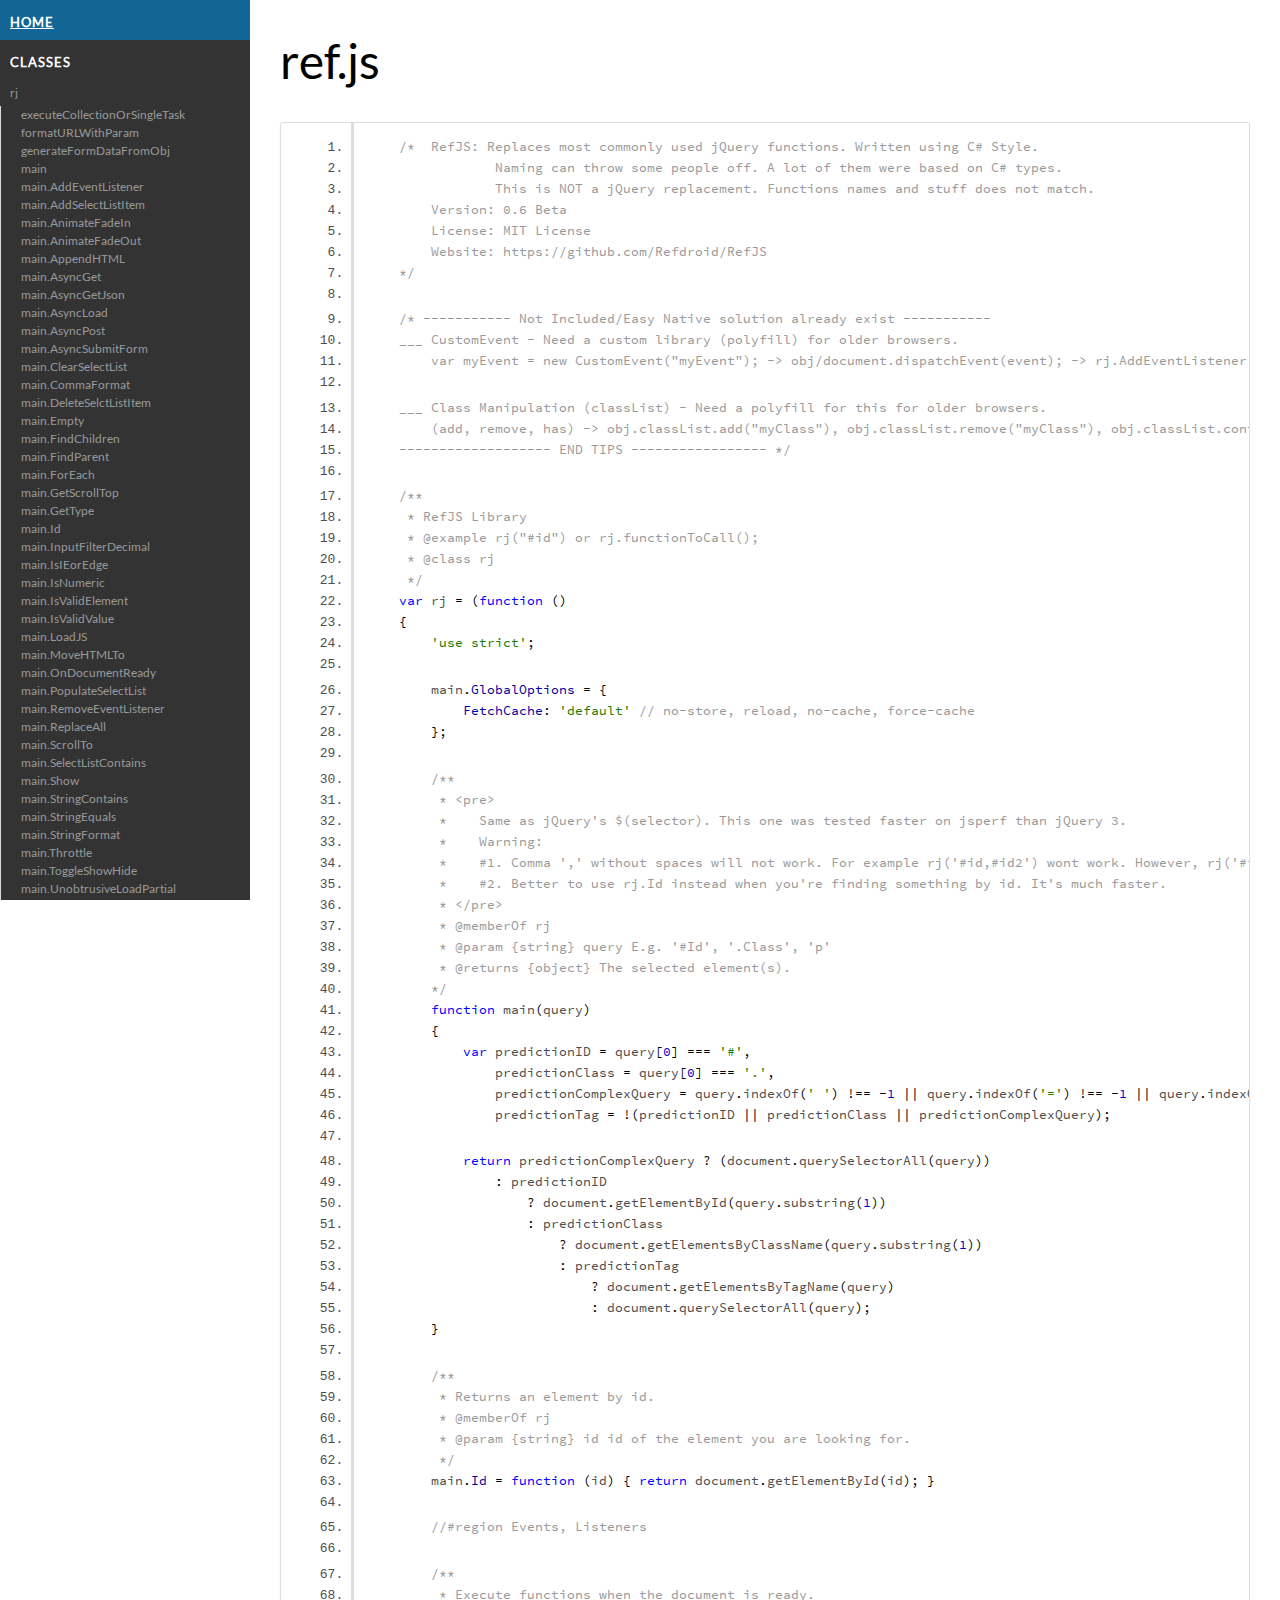
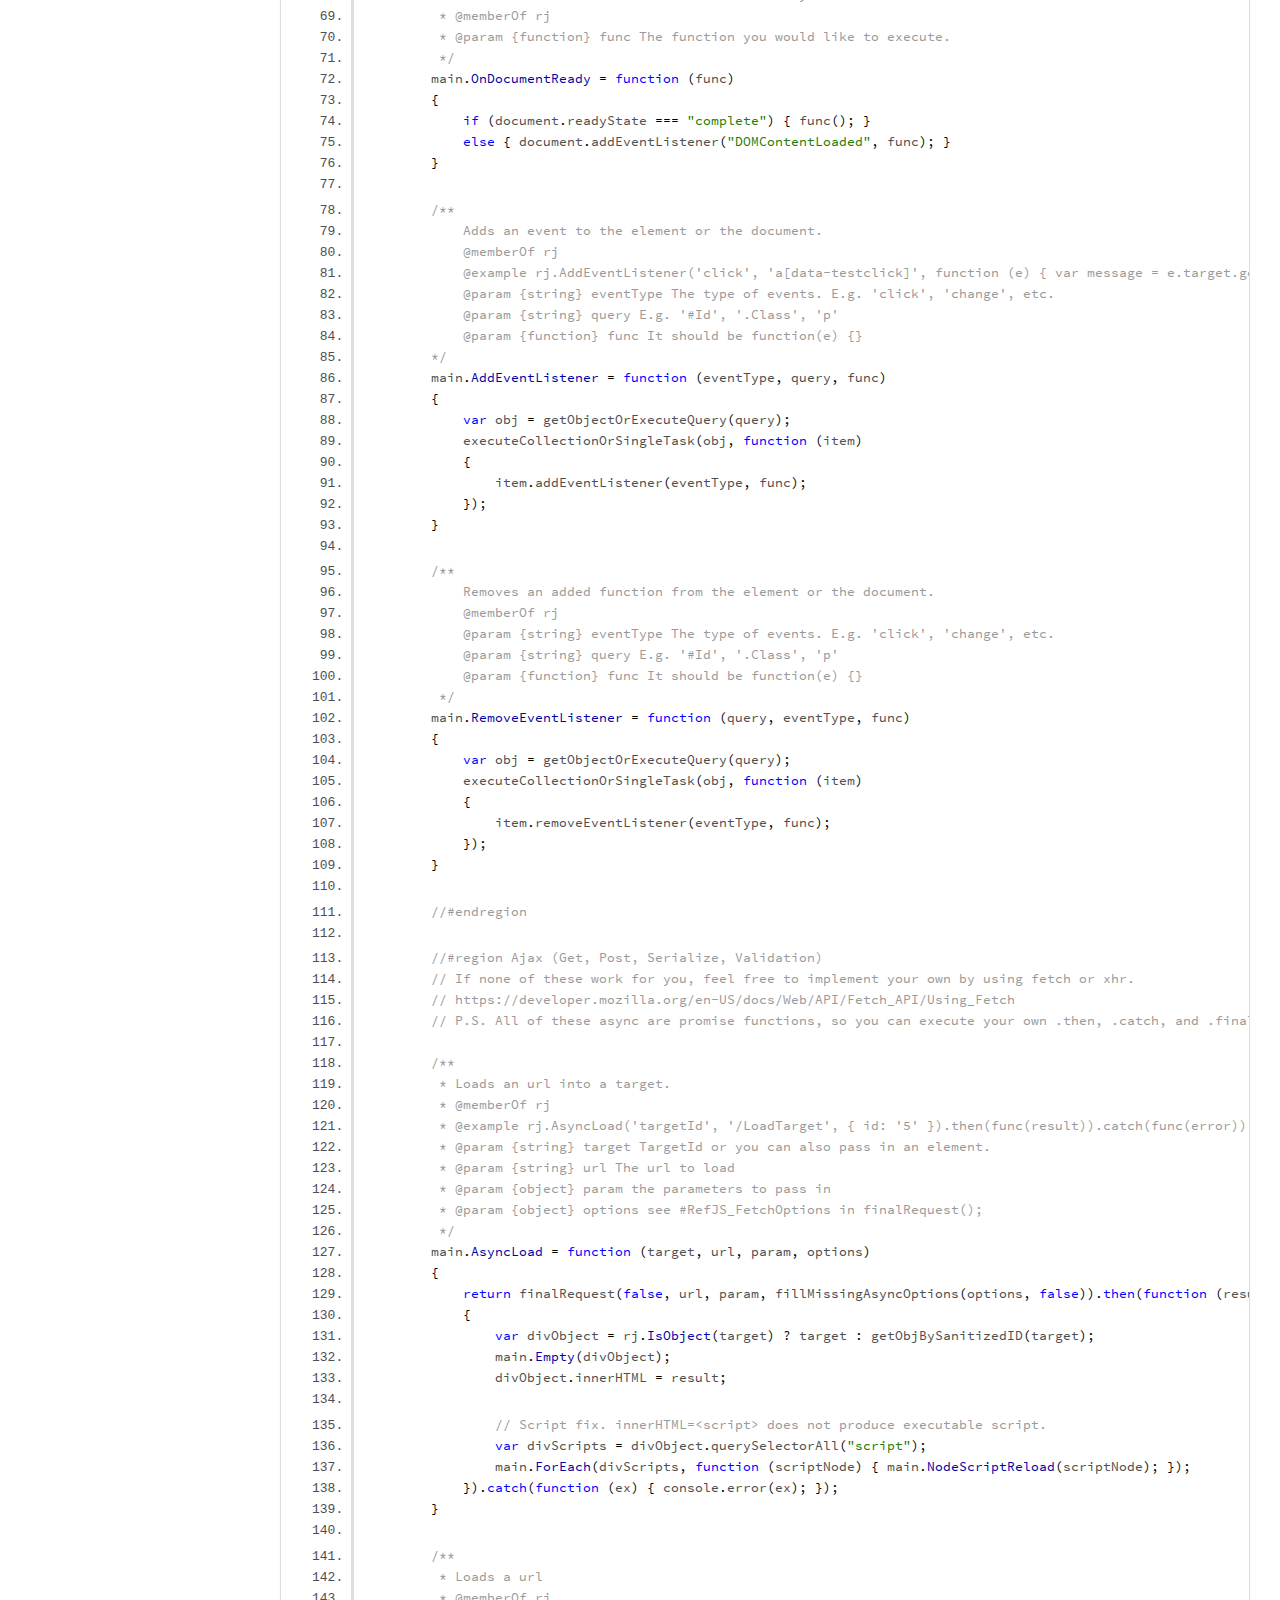
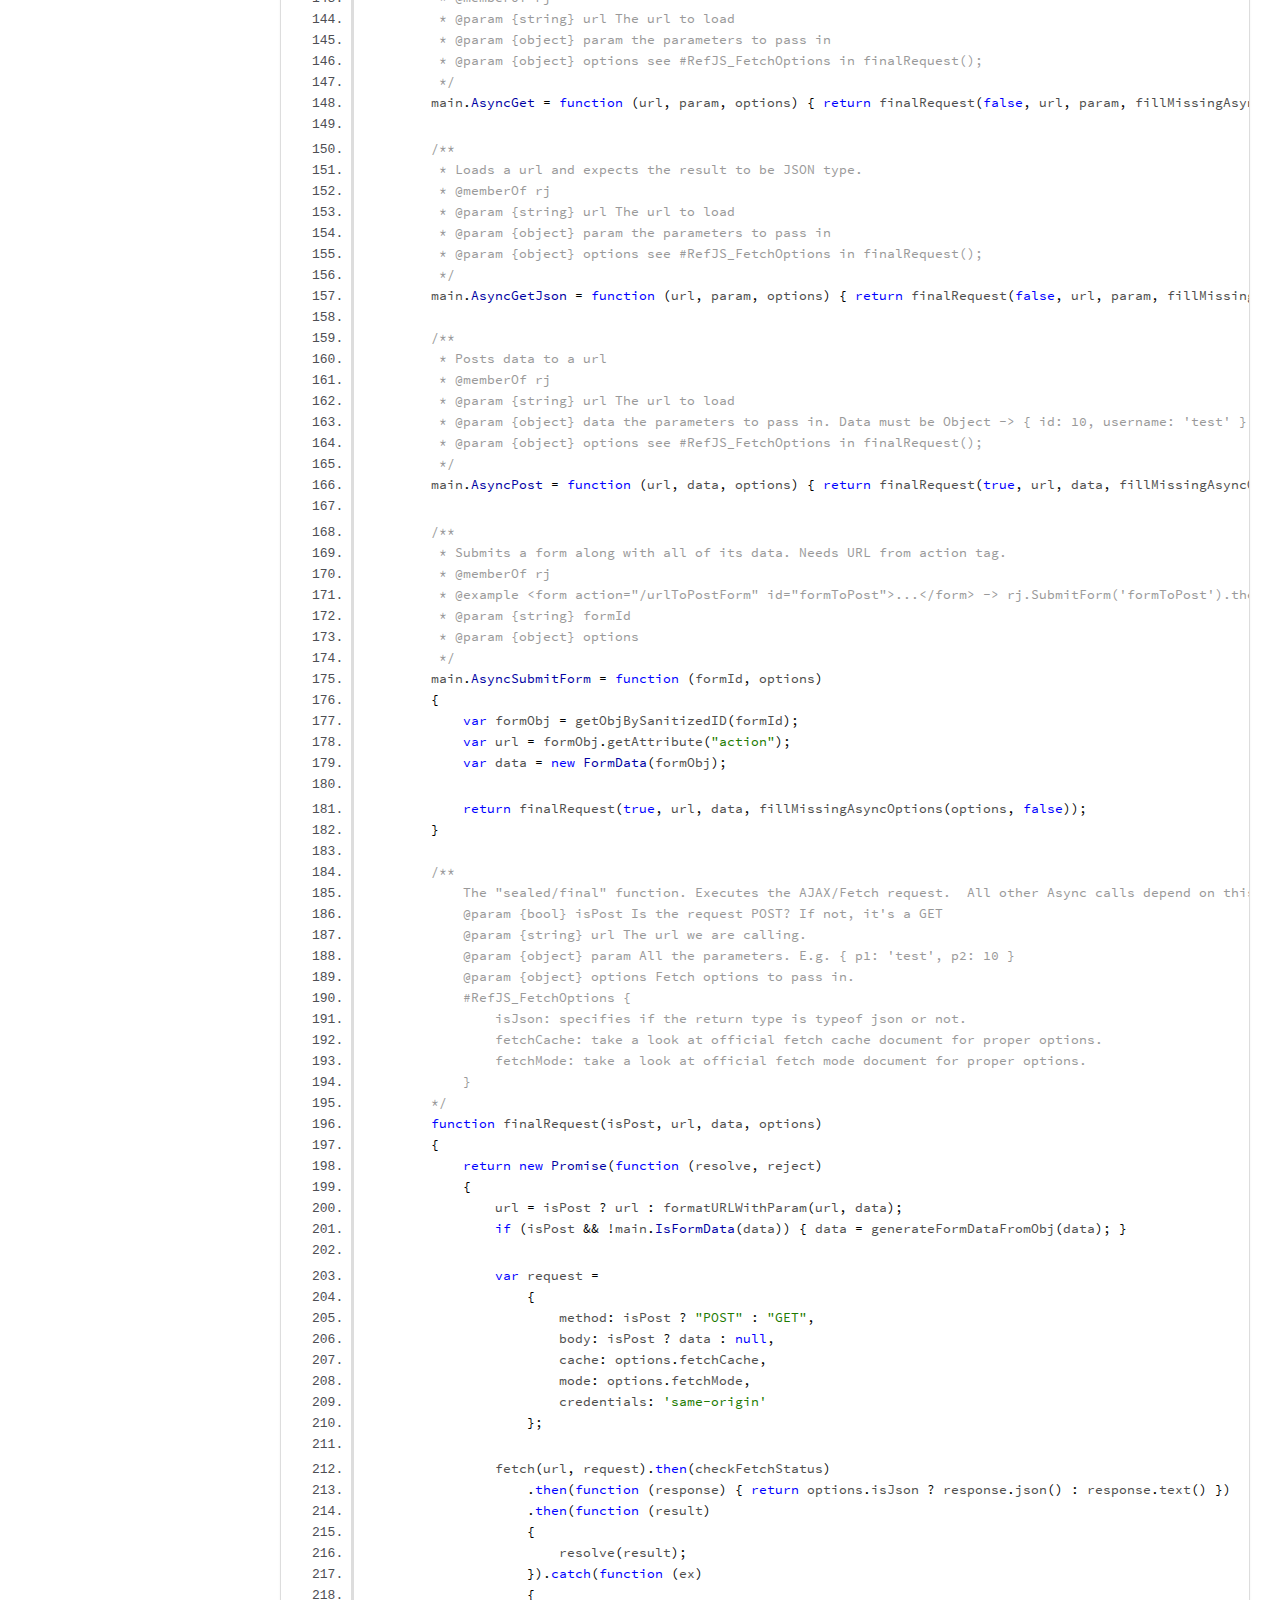
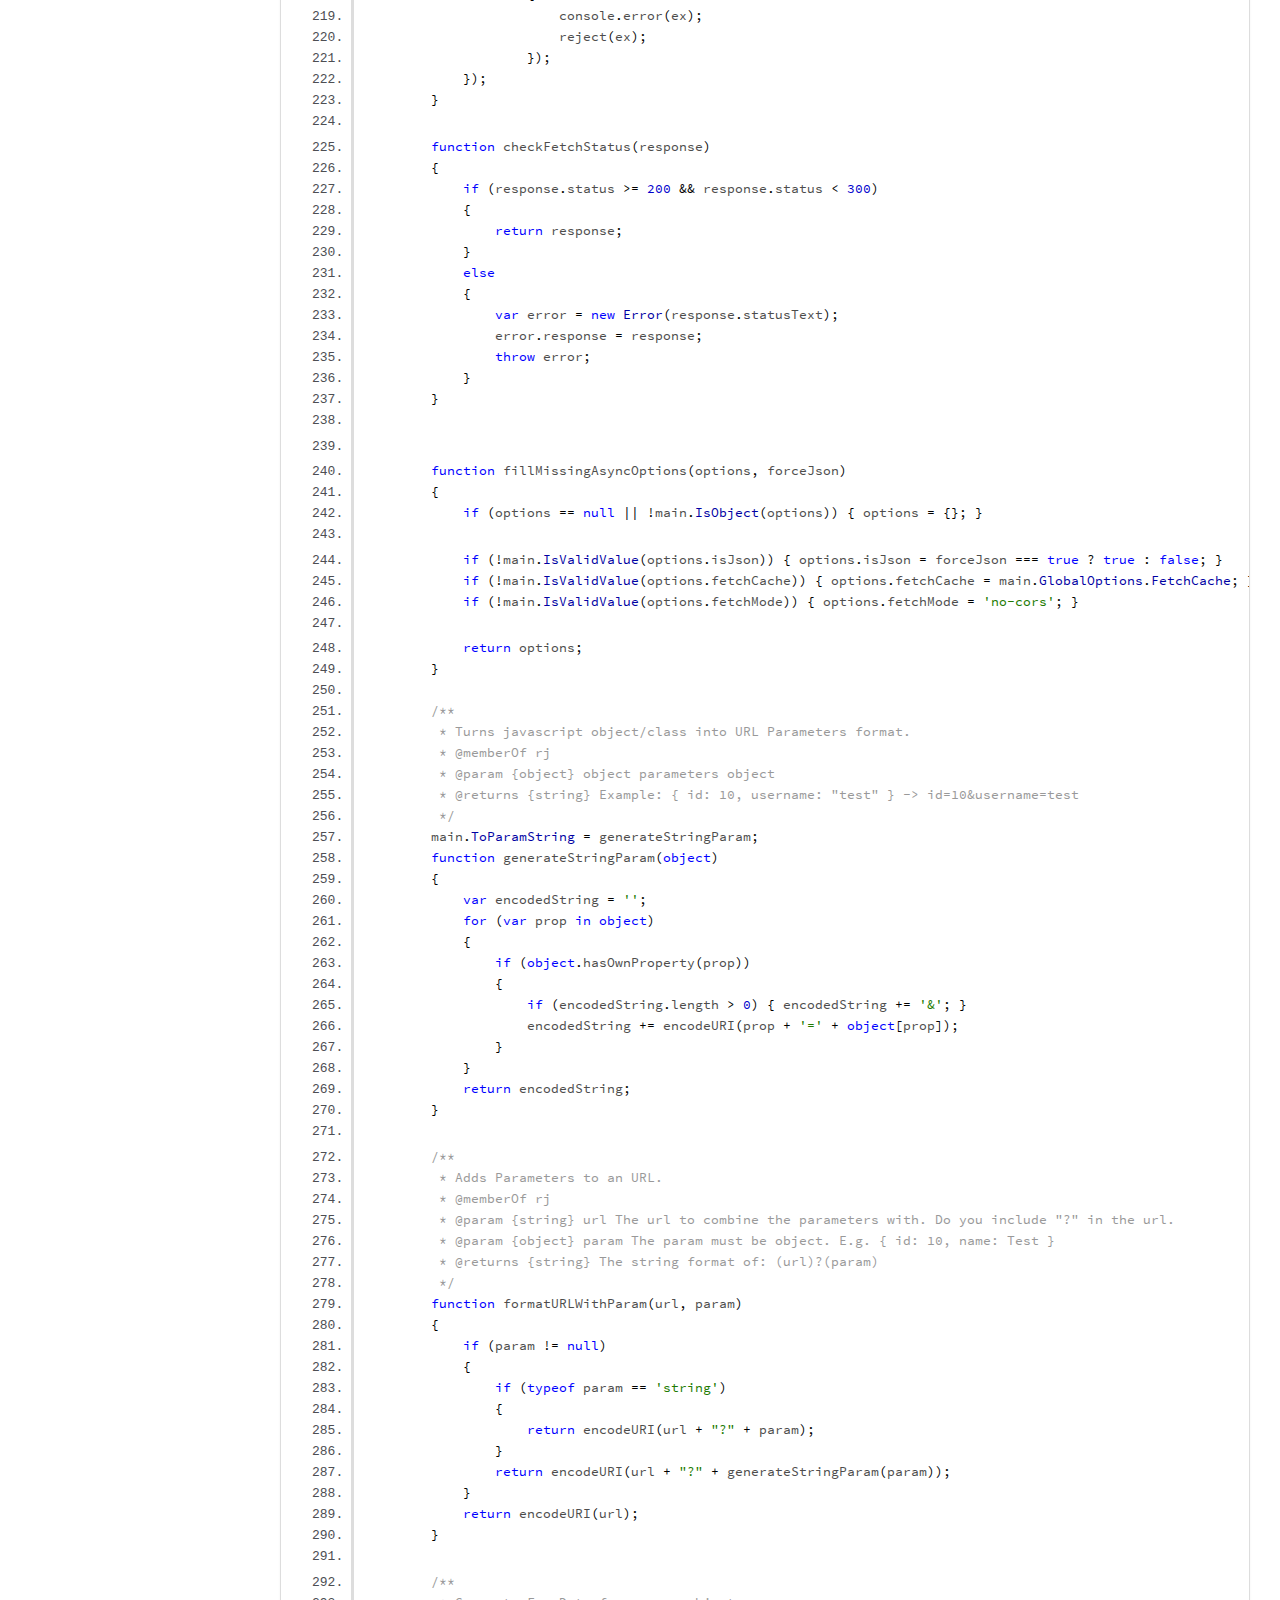
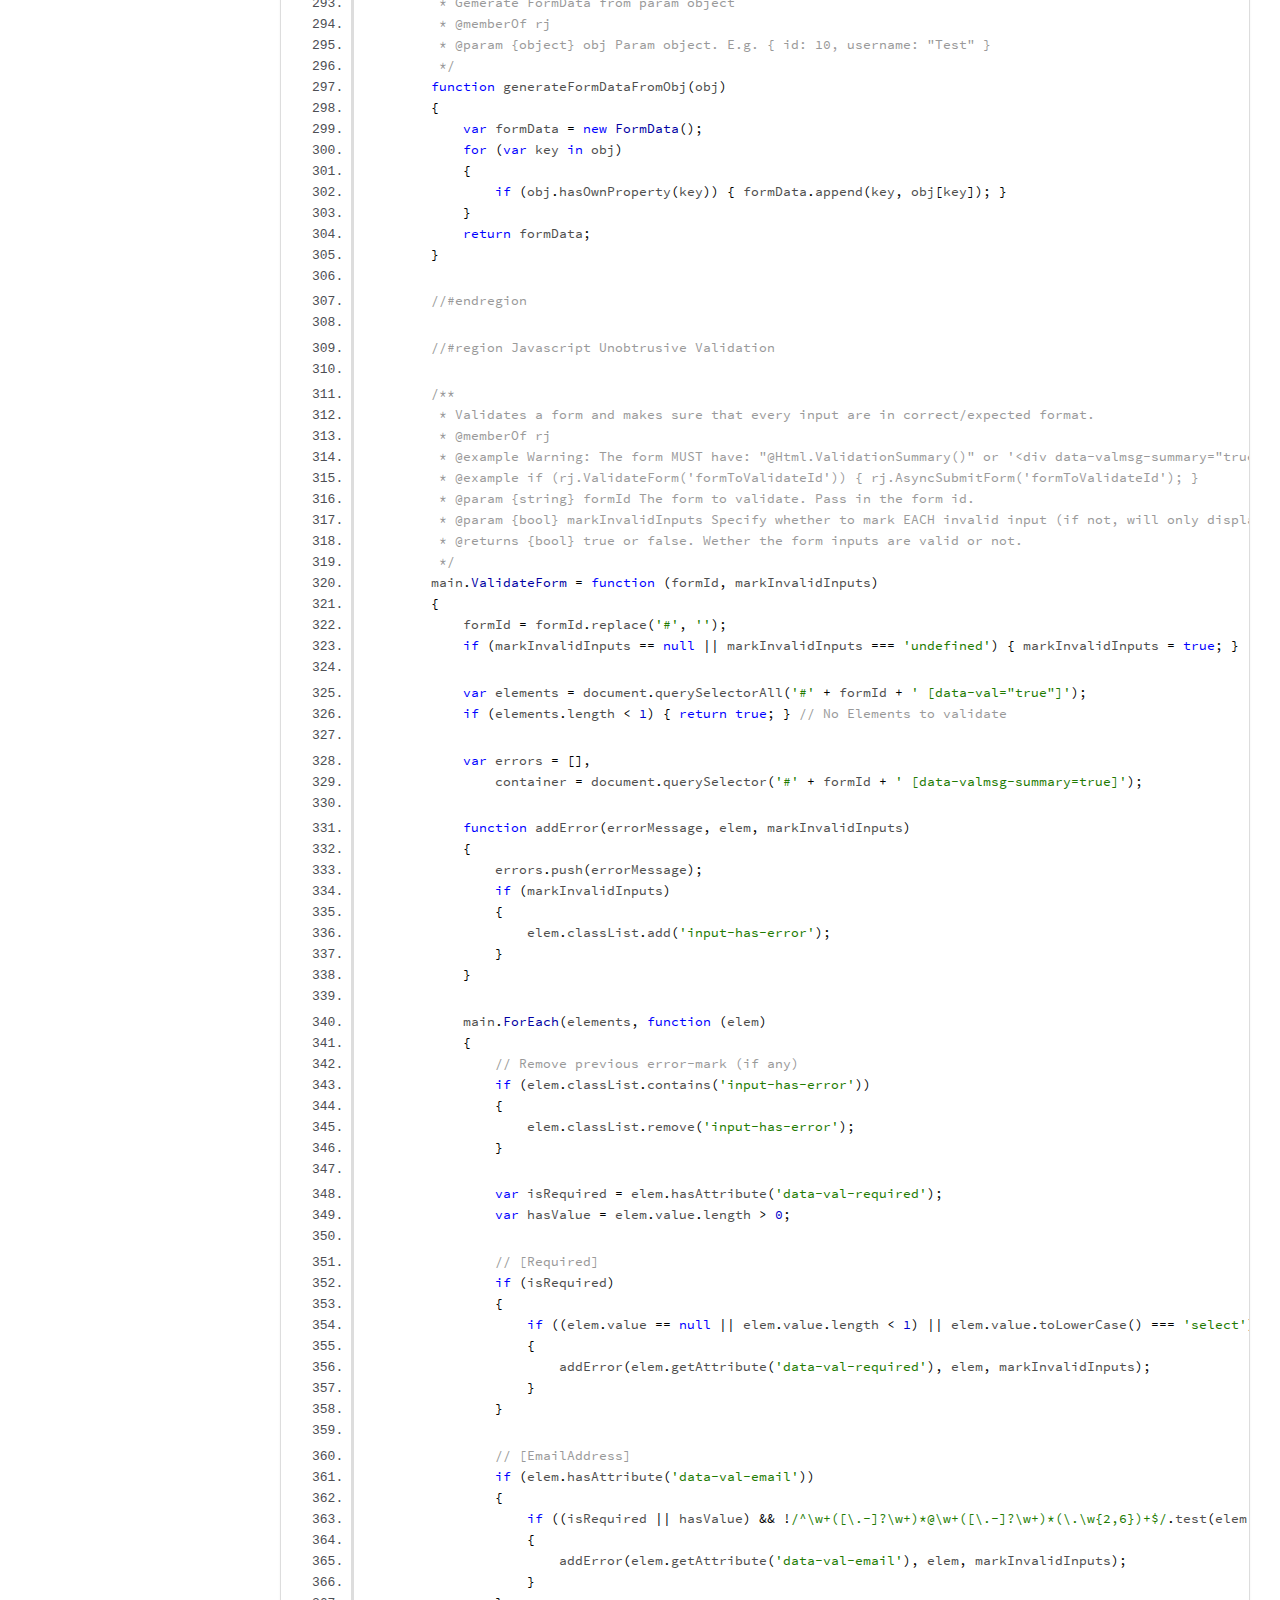
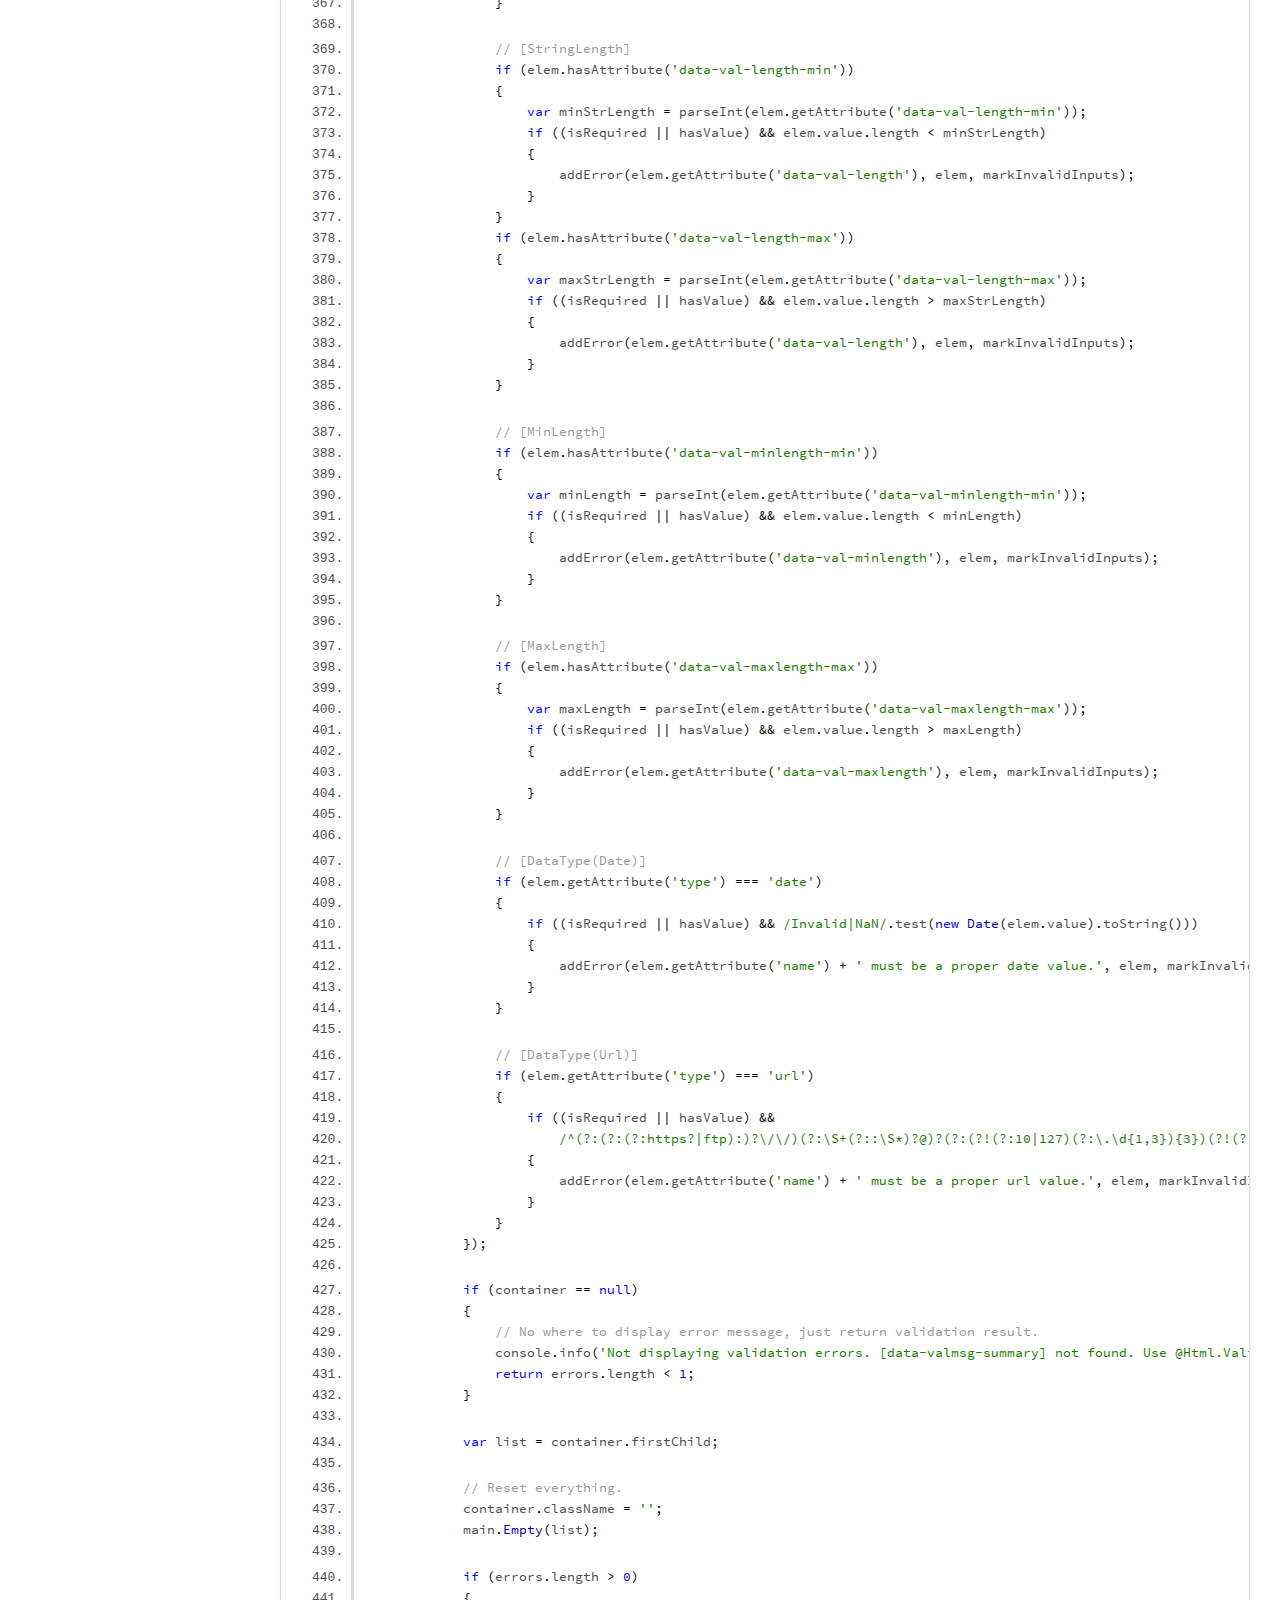
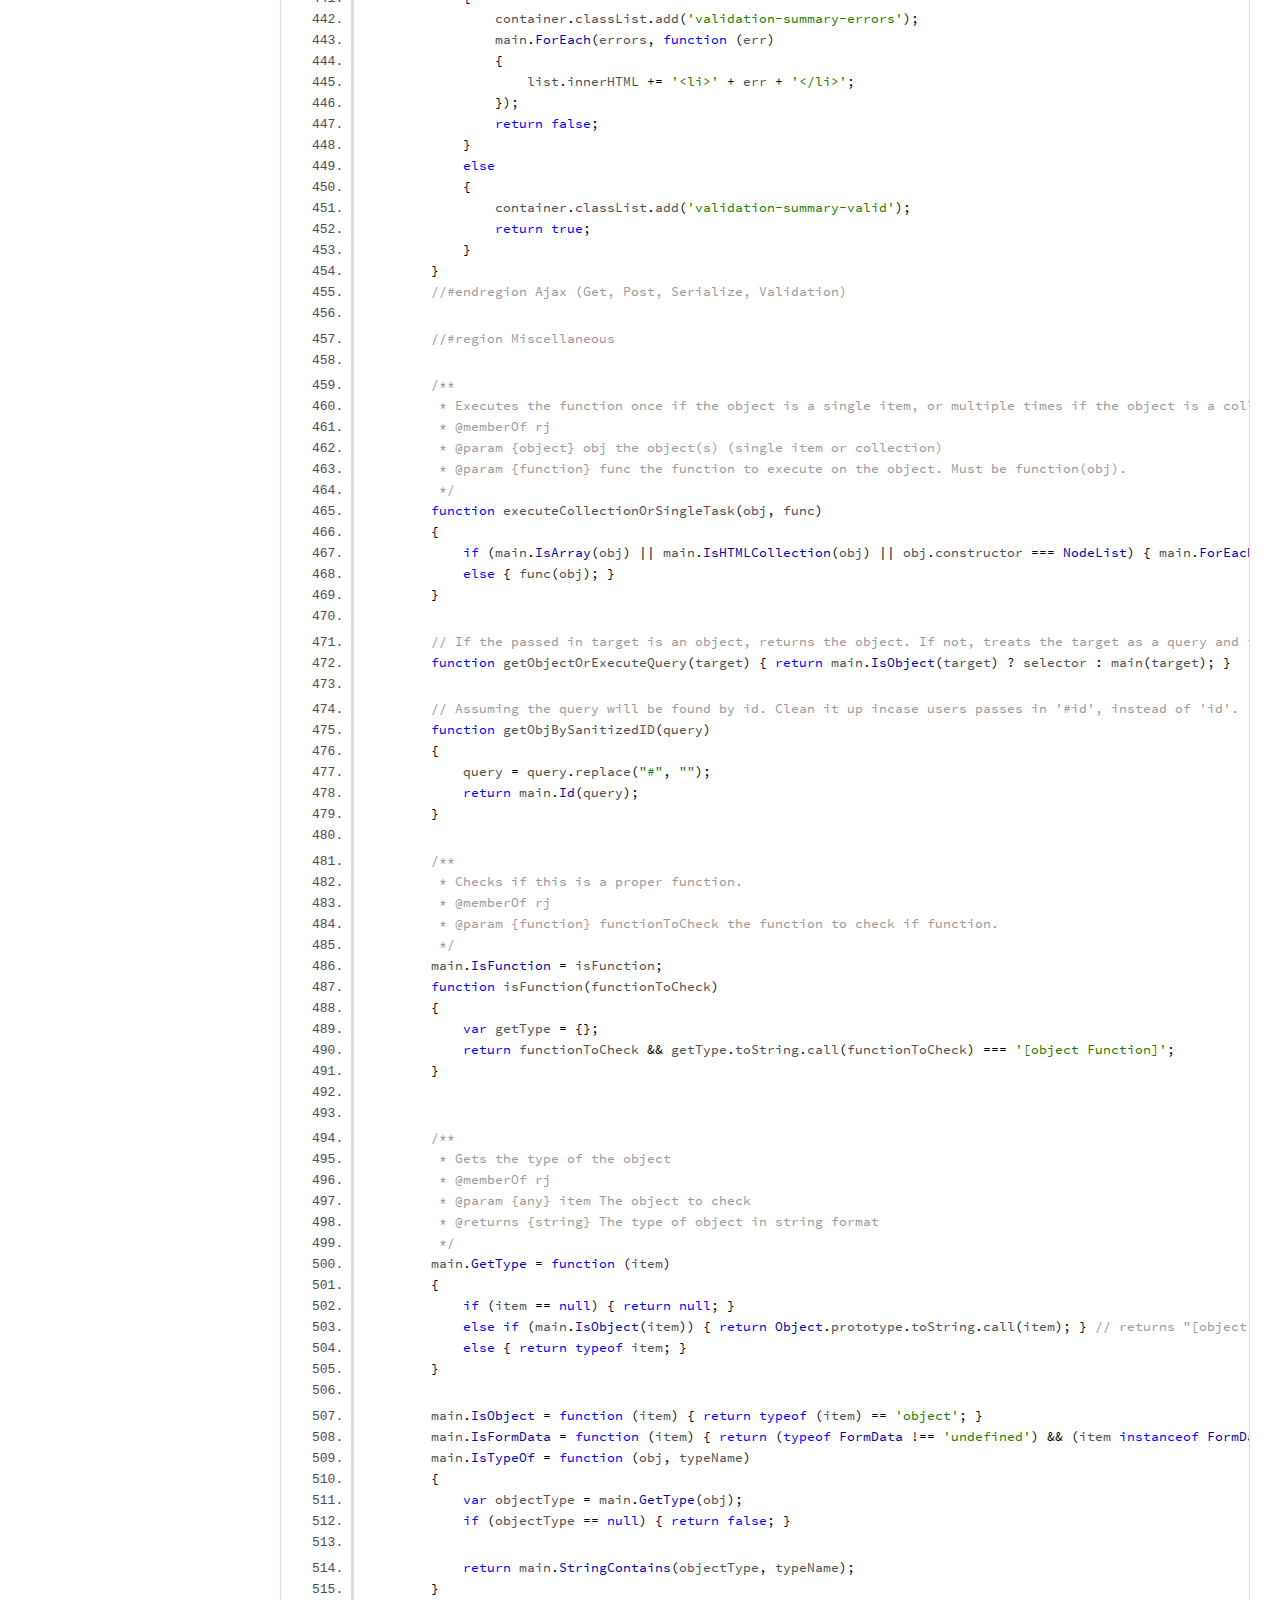
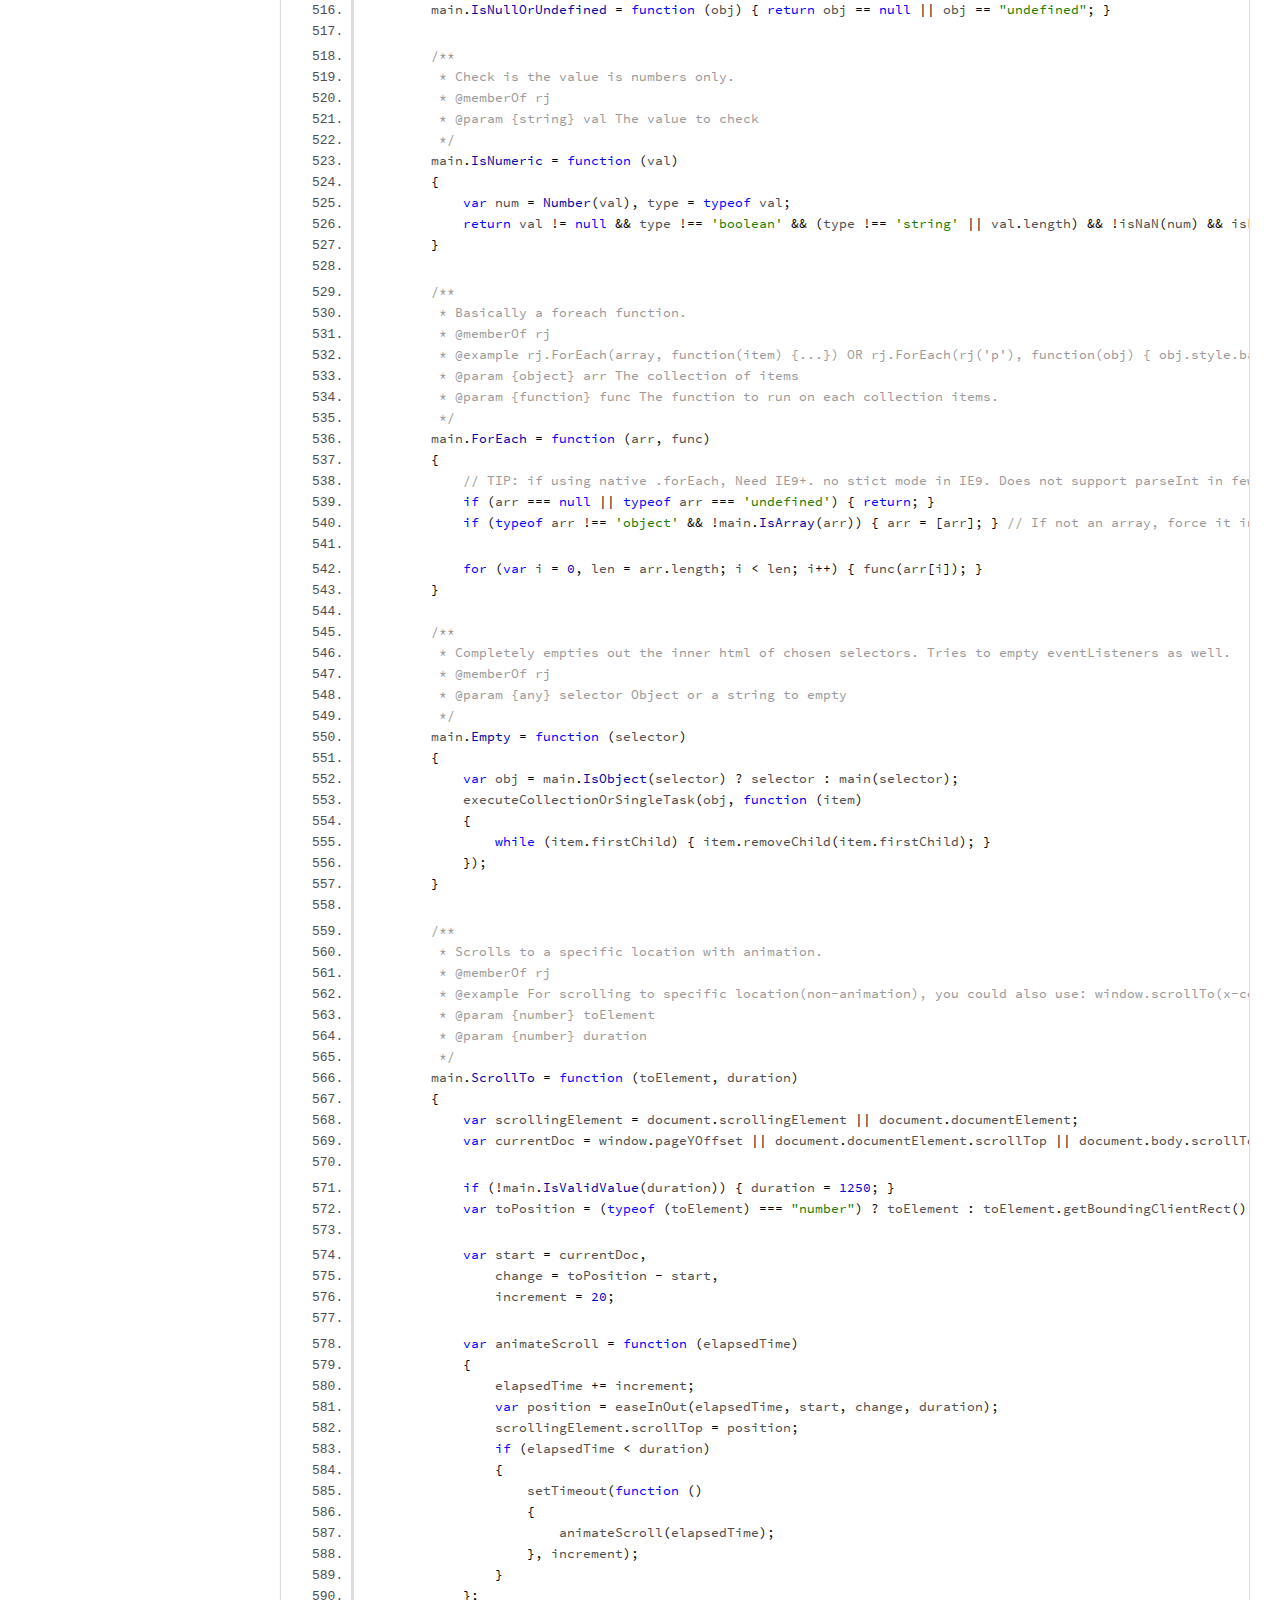
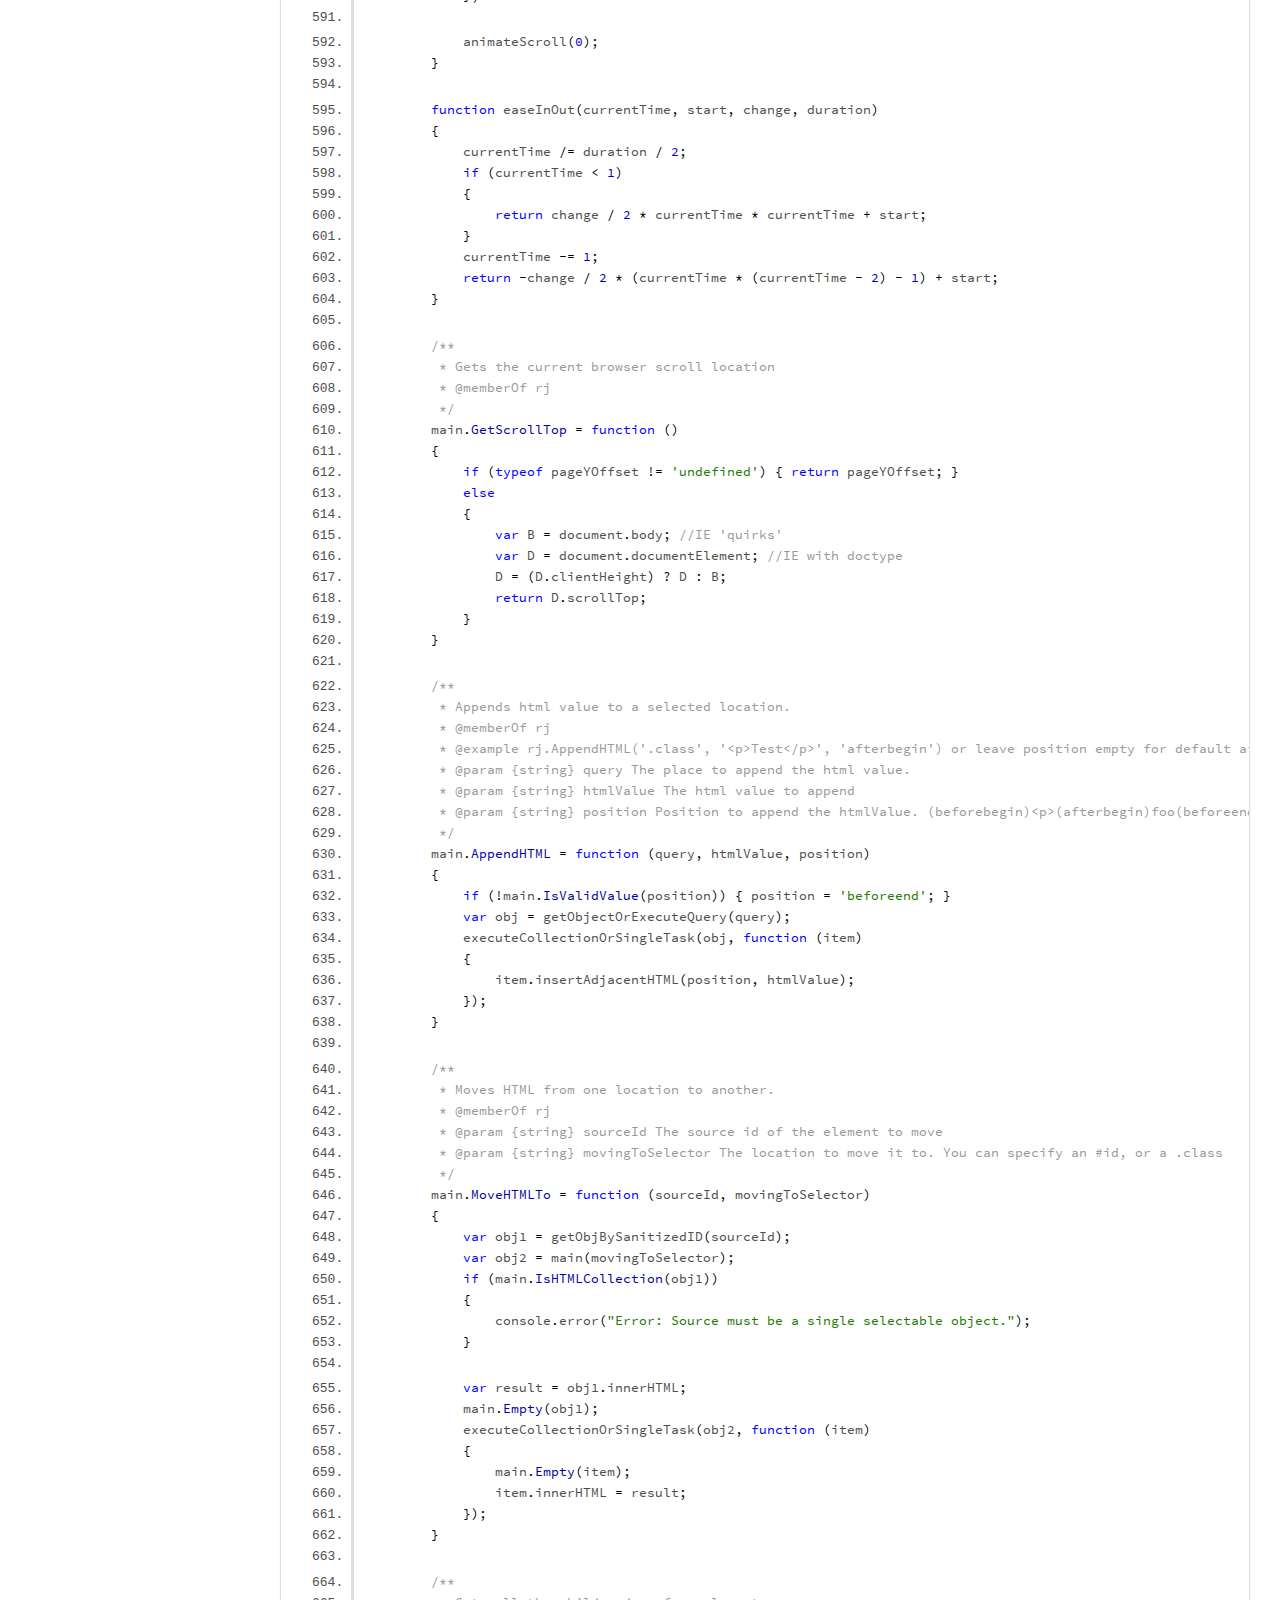
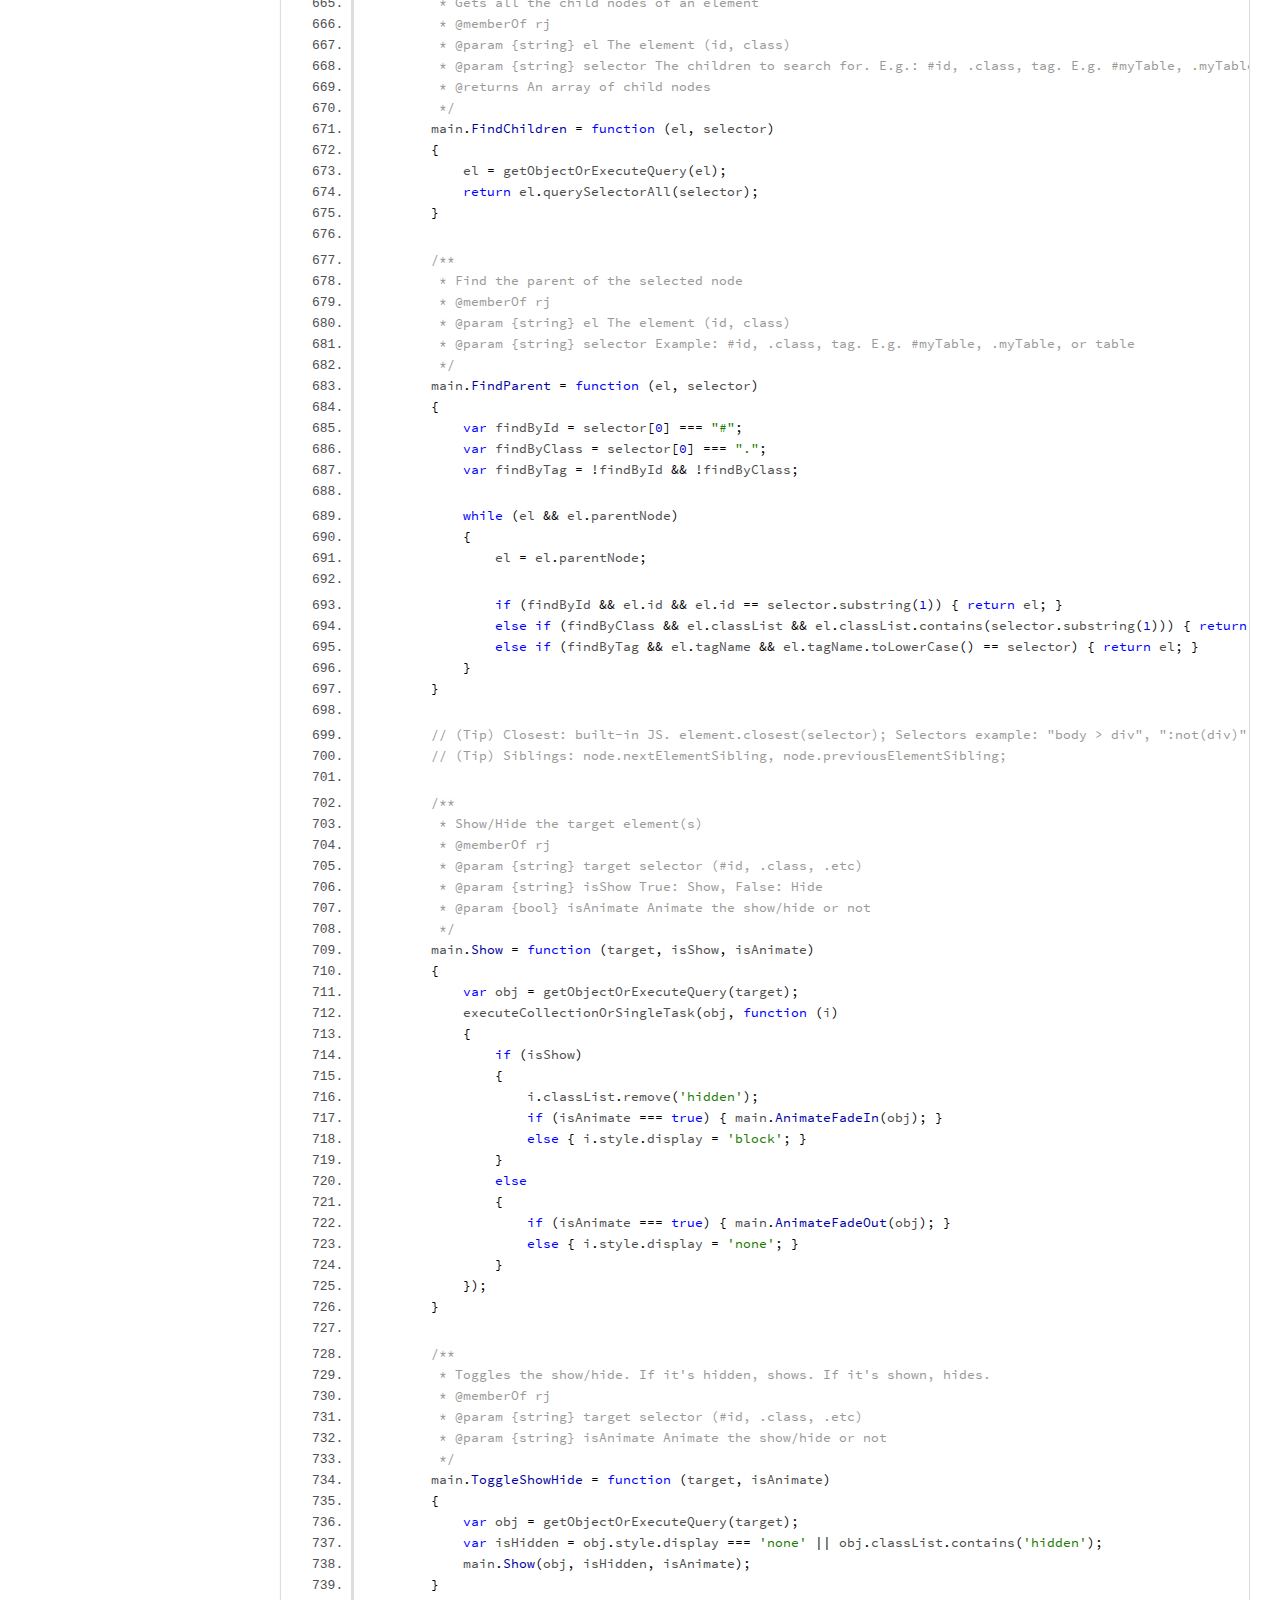
<file: docs/ref.js.html>
<!DOCTYPE html>
<html lang="en">
<head>
    <meta charset="utf-8">
    <title>ref.js - Documentation</title>

    <script src="scripts/prettify/prettify.js"></script>
    <script src="scripts/prettify/lang-css.js"></script>
    <!--[if lt IE 9]>
      <script src="//html5shiv.googlecode.com/svn/trunk/html5.js"></script>
    <![endif]-->
    <link type="text/css" rel="stylesheet" href="https://code.ionicframework.com/ionicons/2.0.1/css/ionicons.min.css">
    <link type="text/css" rel="stylesheet" href="styles/prettify-tomorrow.css">
    <link type="text/css" rel="stylesheet" href="styles/jsdoc-default.css">
</head>
<body>

<input type="checkbox" id="nav-trigger" class="nav-trigger" />
<label for="nav-trigger" class="navicon-button x">
  <div class="navicon"></div>
</label>

<label for="nav-trigger" class="overlay"></label>

<nav>
    <h2><a href="index.html">Home</a></h2><h3>Classes</h3><ul><li><a href="rj.html">rj</a><ul class='methods'><li data-type='method'><a href="rj.html#.executeCollectionOrSingleTask">executeCollectionOrSingleTask</a></li><li data-type='method'><a href="rj.html#.formatURLWithParam">formatURLWithParam</a></li><li data-type='method'><a href="rj.html#.generateFormDataFromObj">generateFormDataFromObj</a></li><li data-type='method'><a href="rj.html#.main">main</a></li><li data-type='method'><a href="rj.html#.main.AddEventListener">main.AddEventListener</a></li><li data-type='method'><a href="rj.html#.main.AddSelectListItem">main.AddSelectListItem</a></li><li data-type='method'><a href="rj.html#.main.AnimateFadeIn">main.AnimateFadeIn</a></li><li data-type='method'><a href="rj.html#.main.AnimateFadeOut">main.AnimateFadeOut</a></li><li data-type='method'><a href="rj.html#.main.AppendHTML">main.AppendHTML</a></li><li data-type='method'><a href="rj.html#.main.AsyncGet">main.AsyncGet</a></li><li data-type='method'><a href="rj.html#.main.AsyncGetJson">main.AsyncGetJson</a></li><li data-type='method'><a href="rj.html#.main.AsyncLoad">main.AsyncLoad</a></li><li data-type='method'><a href="rj.html#.main.AsyncPost">main.AsyncPost</a></li><li data-type='method'><a href="rj.html#.main.AsyncSubmitForm">main.AsyncSubmitForm</a></li><li data-type='method'><a href="rj.html#.main.ClearSelectList">main.ClearSelectList</a></li><li data-type='method'><a href="rj.html#.main.CommaFormat">main.CommaFormat</a></li><li data-type='method'><a href="rj.html#.main.DeleteSelctListItem">main.DeleteSelctListItem</a></li><li data-type='method'><a href="rj.html#.main.Empty">main.Empty</a></li><li data-type='method'><a href="rj.html#.main.FindChildren">main.FindChildren</a></li><li data-type='method'><a href="rj.html#.main.FindParent">main.FindParent</a></li><li data-type='method'><a href="rj.html#.main.ForEach">main.ForEach</a></li><li data-type='method'><a href="rj.html#.main.GetScrollTop">main.GetScrollTop</a></li><li data-type='method'><a href="rj.html#.main.GetType">main.GetType</a></li><li data-type='method'><a href="rj.html#.main.Id">main.Id</a></li><li data-type='method'><a href="rj.html#.main.InputFilterDecimal">main.InputFilterDecimal</a></li><li data-type='method'><a href="rj.html#.main.IsIEorEdge">main.IsIEorEdge</a></li><li data-type='method'><a href="rj.html#.main.IsNumeric">main.IsNumeric</a></li><li data-type='method'><a href="rj.html#.main.IsValidElement">main.IsValidElement</a></li><li data-type='method'><a href="rj.html#.main.IsValidValue">main.IsValidValue</a></li><li data-type='method'><a href="rj.html#.main.LoadJS">main.LoadJS</a></li><li data-type='method'><a href="rj.html#.main.MoveHTMLTo">main.MoveHTMLTo</a></li><li data-type='method'><a href="rj.html#.main.OnDocumentReady">main.OnDocumentReady</a></li><li data-type='method'><a href="rj.html#.main.PopulateSelectList">main.PopulateSelectList</a></li><li data-type='method'><a href="rj.html#.main.RemoveEventListener">main.RemoveEventListener</a></li><li data-type='method'><a href="rj.html#.main.ReplaceAll">main.ReplaceAll</a></li><li data-type='method'><a href="rj.html#.main.ScrollTo">main.ScrollTo</a></li><li data-type='method'><a href="rj.html#.main.SelectListContains">main.SelectListContains</a></li><li data-type='method'><a href="rj.html#.main.Show">main.Show</a></li><li data-type='method'><a href="rj.html#.main.StringContains">main.StringContains</a></li><li data-type='method'><a href="rj.html#.main.StringEquals">main.StringEquals</a></li><li data-type='method'><a href="rj.html#.main.StringFormat">main.StringFormat</a></li><li data-type='method'><a href="rj.html#.main.Throttle">main.Throttle</a></li><li data-type='method'><a href="rj.html#.main.ToggleShowHide">main.ToggleShowHide</a></li><li data-type='method'><a href="rj.html#.main.UnobtrusiveLoadPartial">main.UnobtrusiveLoadPartial</a></li><li data-type='method'><a href="rj.html#.main.UrlAction">main.UrlAction</a></li><li data-type='method'><a href="rj.html#.main.ValidateForm">main.ValidateForm</a></li></ul></li></ul>
</nav>

<div id="main">
    
    <h1 class="page-title">ref.js</h1>
    

    



    
    <section>
        <article>
            <pre class="prettyprint source linenums"><code>﻿/*  RefJS: Replaces most commonly used jQuery functions. Written using C# Style.
            Naming can throw some people off. A lot of them were based on C# types.
            This is NOT a jQuery replacement. Functions names and stuff does not match.
    Version: 0.6 Beta
    License: MIT License
    Website: https://github.com/Refdroid/RefJS
*/

/* ----------- Not Included/Easy Native solution already exist -----------
___ CustomEvent - Need a custom library (polyfill) for older browsers.
    var myEvent = new CustomEvent("myEvent"); -> obj/document.dispatchEvent(event); -> rj.AddEventListener('myEvent', '#obj'/'doc');

___ Class Manipulation (classList) - Need a polyfill for this for older browsers.
    (add, remove, has) -> obj.classList.add("myClass"), obj.classList.remove("myClass"), obj.classList.contains("myClass");
------------------- END TIPS ----------------- */

/**
 * RefJS Library
 * @example rj("#id") or rj.functionToCall(); 
 * @class rj
 */
var rj = (function ()
{
    'use strict';

    main.GlobalOptions = {
        FetchCache: 'default' // no-store, reload, no-cache, force-cache 
    };

    /**
     * &lt;pre>
     *    Same as jQuery's $(selector). This one was tested faster on jsperf than jQuery 3.
     *    Warning:
     *    #1. Comma ',' without spaces will not work. For example rj('#id,#id2') wont work. However, rj('#id1, #id2') will.
     *    #2. Better to use rj.Id instead when you're finding something by id. It's much faster.
     * &lt;/pre>
     * @memberOf rj
     * @param {string} query E.g. '#Id', '.Class', 'p'
     * @returns {object} The selected element(s).
    */
    function main(query)
    {
        var predictionID = query[0] === '#',
            predictionClass = query[0] === '.',
            predictionComplexQuery = query.indexOf(' ') !== -1 || query.indexOf('=') !== -1 || query.indexOf('[') !== -1 || (predictionID &amp;&amp; query.indexOf('.') !== -1),
            predictionTag = !(predictionID || predictionClass || predictionComplexQuery);

        return predictionComplexQuery ? (document.querySelectorAll(query))
            : predictionID
                ? document.getElementById(query.substring(1))
                : predictionClass
                    ? document.getElementsByClassName(query.substring(1))
                    : predictionTag
                        ? document.getElementsByTagName(query)
                        : document.querySelectorAll(query);
    }

    /**
     * Returns an element by id. 
     * @memberOf rj
     * @param {string} id id of the element you are looking for. 
     */
    main.Id = function (id) { return document.getElementById(id); }

    //#region Events, Listeners

    /**
     * Execute functions when the document is ready. 
     * @memberOf rj
     * @param {function} func The function you would like to execute.
     */
    main.OnDocumentReady = function (func)
    {
        if (document.readyState === "complete") { func(); }
        else { document.addEventListener("DOMContentLoaded", func); }
    }

    /**
        Adds an event to the element or the document.
        @memberOf rj
        @example rj.AddEventListener('click', 'a[data-testclick]', function (e) { var message = e.target.getAttribute('data-message'); }
        @param {string} eventType The type of events. E.g. 'click', 'change', etc.
        @param {string} query E.g. '#Id', '.Class', 'p'
        @param {function} func It should be function(e) {} 
    */
    main.AddEventListener = function (eventType, query, func)
    {
        var obj = getObjectOrExecuteQuery(query);
        executeCollectionOrSingleTask(obj, function (item)
        {
            item.addEventListener(eventType, func);
        });
    }

    /**
        Removes an added function from the element or the document.
        @memberOf rj
        @param {string} eventType The type of events. E.g. 'click', 'change', etc.
        @param {string} query E.g. '#Id', '.Class', 'p'
        @param {function} func It should be function(e) {}
     */
    main.RemoveEventListener = function (query, eventType, func)
    {
        var obj = getObjectOrExecuteQuery(query);
        executeCollectionOrSingleTask(obj, function (item)
        {
            item.removeEventListener(eventType, func);
        });
    }

    //#endregion

    //#region Ajax (Get, Post, Serialize, Validation)
    // If none of these work for you, feel free to implement your own by using fetch or xhr. 
    // https://developer.mozilla.org/en-US/docs/Web/API/Fetch_API/Using_Fetch
    // P.S. All of these async are promise functions, so you can execute your own .then, .catch, and .finally once it's done.
    
    /**
     * Loads an url into a target.
     * @memberOf rj
     * @example rj.AsyncLoad('targetId', '/LoadTarget', { id: '5' }).then(func(result)).catch(func(error)).finally(func);
     * @param {string} target TargetId or you can also pass in an element. 
     * @param {string} url The url to load
     * @param {object} param the parameters to pass in
     * @param {object} options see #RefJS_FetchOptions in finalRequest();
     */
    main.AsyncLoad = function (target, url, param, options)
    {
        return finalRequest(false, url, param, fillMissingAsyncOptions(options, false)).then(function (result)
        {
            var divObject = rj.IsObject(target) ? target : getObjBySanitizedID(target);
            main.Empty(divObject);
            divObject.innerHTML = result;

            // Script fix. innerHTML=&lt;script> does not produce executable script. 
            var divScripts = divObject.querySelectorAll("script");
            main.ForEach(divScripts, function (scriptNode) { main.NodeScriptReload(scriptNode); });
        }).catch(function (ex) { console.error(ex); });
    }

    /**
     * Loads a url
     * @memberOf rj
     * @param {string} url The url to load
     * @param {object} param the parameters to pass in
     * @param {object} options see #RefJS_FetchOptions in finalRequest();
     */
    main.AsyncGet = function (url, param, options) { return finalRequest(false, url, param, fillMissingAsyncOptions(options, false)); }

    /**
     * Loads a url and expects the result to be JSON type.
     * @memberOf rj
     * @param {string} url The url to load
     * @param {object} param the parameters to pass in
     * @param {object} options see #RefJS_FetchOptions in finalRequest();
     */
    main.AsyncGetJson = function (url, param, options) { return finalRequest(false, url, param, fillMissingAsyncOptions(options, true)); }
    
    /**
     * Posts data to a url
     * @memberOf rj
     * @param {string} url The url to load
     * @param {object} data the parameters to pass in. Data must be Object -> { id: 10, username: 'test' } or FormData -> var data = new FormData(formObj)
     * @param {object} options see #RefJS_FetchOptions in finalRequest();
     */
    main.AsyncPost = function (url, data, options) { return finalRequest(true, url, data, fillMissingAsyncOptions(options, false)); }

    /**
     * Submits a form along with all of its data. Needs URL from action tag.
     * @memberOf rj
     * @example &lt;form action="/urlToPostForm" id="formToPost">...&lt;/form> -> rj.SubmitForm('formToPost').then(...);
     * @param {string} formId 
     * @param {object} options
     */
    main.AsyncSubmitForm = function (formId, options)
    {
        var formObj = getObjBySanitizedID(formId);
        var url = formObj.getAttribute("action");
        var data = new FormData(formObj);

        return finalRequest(true, url, data, fillMissingAsyncOptions(options, false));
    }
    
    /**
        The "sealed/final" function. Executes the AJAX/Fetch request.  All other Async calls depend on this.
        @param {bool} isPost Is the request POST? If not, it's a GET
        @param {string} url The url we are calling.
        @param {object} param All the parameters. E.g. { p1: 'test', p2: 10 }
        @param {object} options Fetch options to pass in. 
        #RefJS_FetchOptions {
            isJson: specifies if the return type is typeof json or not.
            fetchCache: take a look at official fetch cache document for proper options.
            fetchMode: take a look at official fetch mode document for proper options.
        }
    */
    function finalRequest(isPost, url, data, options)
    {
        return new Promise(function (resolve, reject)
        {
            url = isPost ? url : formatURLWithParam(url, data);
            if (isPost &amp;&amp; !main.IsFormData(data)) { data = generateFormDataFromObj(data); }

            var request =
                {
                    method: isPost ? "POST" : "GET",
                    body: isPost ? data : null,
                    cache: options.fetchCache,
                    mode: options.fetchMode,
                    credentials: 'same-origin'
                };

            fetch(url, request).then(checkFetchStatus)
                .then(function (response) { return options.isJson ? response.json() : response.text() })
                .then(function (result)
                {
                    resolve(result);
                }).catch(function (ex)
                {
                    console.error(ex);
                    reject(ex);
                });
        });
    }

    function checkFetchStatus(response)
    {
        if (response.status >= 200 &amp;&amp; response.status &lt; 300)
        {
            return response;
        }
        else
        {
            var error = new Error(response.statusText);
            error.response = response;
            throw error;
        }
    }


    function fillMissingAsyncOptions(options, forceJson)
    {
        if (options == null || !main.IsObject(options)) { options = {}; }

        if (!main.IsValidValue(options.isJson)) { options.isJson = forceJson === true ? true : false; }
        if (!main.IsValidValue(options.fetchCache)) { options.fetchCache = main.GlobalOptions.FetchCache; }
        if (!main.IsValidValue(options.fetchMode)) { options.fetchMode = 'no-cors'; }

        return options;
    }
    
    /**
     * Turns javascript object/class into URL Parameters format.
     * @memberOf rj
     * @param {object} object parameters object
     * @returns {string} Example: { id: 10, username: "test" } -> id=10&amp;username=test
     */
    main.ToParamString = generateStringParam;
    function generateStringParam(object)
    {
        var encodedString = '';
        for (var prop in object)
        {
            if (object.hasOwnProperty(prop))
            {
                if (encodedString.length > 0) { encodedString += '&amp;'; }
                encodedString += encodeURI(prop + '=' + object[prop]);
            }
        }
        return encodedString;
    }

    /**
     * Adds Parameters to an URL.
     * @memberOf rj
     * @param {string} url The url to combine the parameters with. Do you include "?" in the url.
     * @param {object} param The param must be object. E.g. { id: 10, name: Test }
     * @returns {string} The string format of: (url)?(param)
     */
    function formatURLWithParam(url, param)
    {
        if (param != null)
        {
            if (typeof param == 'string')
            {
                return encodeURI(url + "?" + param);
            }
            return encodeURI(url + "?" + generateStringParam(param));
        }
        return encodeURI(url);
    }

    /**
     * Gemerate FormData from param object
     * @memberOf rj
     * @param {object} obj Param object. E.g. { id: 10, username: "Test" }
     */
    function generateFormDataFromObj(obj)
    {
        var formData = new FormData();
        for (var key in obj)
        {
            if (obj.hasOwnProperty(key)) { formData.append(key, obj[key]); }
        }
        return formData;
    }

    //#endregion

    //#region Javascript Unobtrusive Validation

    /**
     * Validates a form and makes sure that every input are in correct/expected format.
     * @memberOf rj
     * @example Warning: The form MUST have: "@Html.ValidationSummary()" or '&lt;div data-valmsg-summary="true">&lt;/div>'.
     * @example if (rj.ValidateForm('formToValidateId')) { rj.AsyncSubmitForm('formToValidateId'); }
     * @param {string} formId The form to validate. Pass in the form id. 
     * @param {bool} markInvalidInputs Specify whether to mark EACH invalid input (if not, will only display the summary.)
     * @returns {bool} true or false. Wether the form inputs are valid or not.  
     */
    main.ValidateForm = function (formId, markInvalidInputs)
    {
        formId = formId.replace('#', '');
        if (markInvalidInputs == null || markInvalidInputs === 'undefined') { markInvalidInputs = true; }

        var elements = document.querySelectorAll('#' + formId + ' [data-val="true"]');
        if (elements.length &lt; 1) { return true; } // No Elements to validate

        var errors = [],
            container = document.querySelector('#' + formId + ' [data-valmsg-summary=true]');

        function addError(errorMessage, elem, markInvalidInputs)
        {
            errors.push(errorMessage);
            if (markInvalidInputs)
            {
                elem.classList.add('input-has-error');
            }
        }

        main.ForEach(elements, function (elem)
        {
            // Remove previous error-mark (if any)
            if (elem.classList.contains('input-has-error'))
            {
                elem.classList.remove('input-has-error');
            }

            var isRequired = elem.hasAttribute('data-val-required');
            var hasValue = elem.value.length > 0;

            // [Required]
            if (isRequired)
            {
                if ((elem.value == null || elem.value.length &lt; 1) || elem.value.toLowerCase() === 'select')
                {
                    addError(elem.getAttribute('data-val-required'), elem, markInvalidInputs);
                }
            }

            // [EmailAddress]
            if (elem.hasAttribute('data-val-email'))
            {
                if ((isRequired || hasValue) &amp;&amp; !/^\w+([\.-]?\w+)*@\w+([\.-]?\w+)*(\.\w{2,6})+$/.test(elem.value))
                {
                    addError(elem.getAttribute('data-val-email'), elem, markInvalidInputs);
                }
            }

            // [StringLength]
            if (elem.hasAttribute('data-val-length-min'))
            {
                var minStrLength = parseInt(elem.getAttribute('data-val-length-min'));
                if ((isRequired || hasValue) &amp;&amp; elem.value.length &lt; minStrLength)
                {
                    addError(elem.getAttribute('data-val-length'), elem, markInvalidInputs);
                }
            }
            if (elem.hasAttribute('data-val-length-max'))
            {
                var maxStrLength = parseInt(elem.getAttribute('data-val-length-max'));
                if ((isRequired || hasValue) &amp;&amp; elem.value.length > maxStrLength)
                {
                    addError(elem.getAttribute('data-val-length'), elem, markInvalidInputs);
                }
            }

            // [MinLength]
            if (elem.hasAttribute('data-val-minlength-min'))
            {
                var minLength = parseInt(elem.getAttribute('data-val-minlength-min'));
                if ((isRequired || hasValue) &amp;&amp; elem.value.length &lt; minLength)
                {
                    addError(elem.getAttribute('data-val-minlength'), elem, markInvalidInputs);
                }
            }

            // [MaxLength]
            if (elem.hasAttribute('data-val-maxlength-max'))
            {
                var maxLength = parseInt(elem.getAttribute('data-val-maxlength-max'));
                if ((isRequired || hasValue) &amp;&amp; elem.value.length > maxLength)
                {
                    addError(elem.getAttribute('data-val-maxlength'), elem, markInvalidInputs);
                }
            }

            // [DataType(Date)]
            if (elem.getAttribute('type') === 'date')
            {
                if ((isRequired || hasValue) &amp;&amp; /Invalid|NaN/.test(new Date(elem.value).toString()))
                {
                    addError(elem.getAttribute('name') + ' must be a proper date value.', elem, markInvalidInputs);
                }
            }

            // [DataType(Url)]
            if (elem.getAttribute('type') === 'url')
            {
                if ((isRequired || hasValue) &amp;&amp;
                    /^(?:(?:(?:https?|ftp):)?\/\/)(?:\S+(?::\S*)?@)?(?:(?!(?:10|127)(?:\.\d{1,3}){3})(?!(?:169\.254|192\.168)(?:\.\d{1,3}){2})(?!172\.(?:1[6-9]|2\d|3[0-1])(?:\.\d{1,3}){2})(?:[1-9]\d?|1\d\d|2[01]\d|22[0-3])(?:\.(?:1?\d{1,2}|2[0-4]\d|25[0-5])){2}(?:\.(?:[1-9]\d?|1\d\d|2[0-4]\d|25[0-4]))|(?:(?:[a-z\u00a1-\uffff0-9]-*)*[a-z\u00a1-\uffff0-9]+)(?:\.(?:[a-z\u00a1-\uffff0-9]-*)*[a-z\u00a1-\uffff0-9]+)*(?:\.(?:[a-z\u00a1-\uffff]{2,})).?)(?::\d{2,5})?(?:[/?#]\S*)?$/i.test(elem.value))
                {
                    addError(elem.getAttribute('name') + ' must be a proper url value.', elem, markInvalidInputs);
                }
            }
        });

        if (container == null)
        {
            // No where to display error message, just return validation result.
            console.info('Not displaying validation errors. [data-valmsg-summary] not found. Use @Html.ValidationSummary() on MVC.');
            return errors.length &lt; 1;
        }

        var list = container.firstChild;

        // Reset everything.
        container.className = '';
        main.Empty(list);

        if (errors.length > 0)
        {
            container.classList.add('validation-summary-errors');
            main.ForEach(errors, function (err)
            {
                list.innerHTML += '&lt;li>' + err + '&lt;/li>';
            });
            return false;
        }
        else
        {
            container.classList.add('validation-summary-valid');
            return true;
        }
    }
    //#endregion Ajax (Get, Post, Serialize, Validation)

    //#region Miscellaneous

    /**
     * Executes the function once if the object is a single item, or multiple times if the object is a collection.
     * @memberOf rj
     * @param {object} obj the object(s) (single item or collection)
     * @param {function} func the function to execute on the object. Must be function(obj). 
     */
    function executeCollectionOrSingleTask(obj, func)
    {
        if (main.IsArray(obj) || main.IsHTMLCollection(obj) || obj.constructor === NodeList) { main.ForEach(obj, func); }
        else { func(obj); }
    }

    // If the passed in target is an object, returns the object. If not, treats the target as a query and finds the target. 
    function getObjectOrExecuteQuery(target) { return main.IsObject(target) ? selector : main(target); }

    // Assuming the query will be found by id. Clean it up incase users passes in '#id', instead of 'id'.
    function getObjBySanitizedID(query)
    {
        query = query.replace("#", "");
        return main.Id(query);
    }

    /**
     * Checks if this is a proper function.
     * @memberOf rj
     * @param {function} functionToCheck the function to check if function.
     */ 
    main.IsFunction = isFunction;
    function isFunction(functionToCheck)
    {
        var getType = {};
        return functionToCheck &amp;&amp; getType.toString.call(functionToCheck) === '[object Function]';
    }
    

    /**
     * Gets the type of the object
     * @memberOf rj
     * @param {any} item The object to check
     * @returns {string} The type of object in string format
     */
    main.GetType = function (item)
    {
        if (item == null) { return null; }
        else if (main.IsObject(item)) { return Object.prototype.toString.call(item); } // returns "[object complexObject]"s
        else { return typeof item; }
    }

    main.IsObject = function (item) { return typeof (item) == 'object'; }
    main.IsFormData = function (item) { return (typeof FormData !== 'undefined') &amp;&amp; (item instanceof FormData); }
    main.IsTypeOf = function (obj, typeName)
    {
        var objectType = main.GetType(obj);
        if (objectType == null) { return false; }

        return main.StringContains(objectType, typeName);
    }
    main.IsNullOrUndefined = function (obj) { return obj == null || obj == "undefined"; }

    /**
     * Check is the value is numbers only.
     * @memberOf rj
     * @param {string} val The value to check
     */
    main.IsNumeric = function (val)
    {
        var num = Number(val), type = typeof val;
        return val != null &amp;&amp; type !== 'boolean' &amp;&amp; (type !== 'string' || val.length) &amp;&amp; !isNaN(num) &amp;&amp; isFinite(num) || false;
    }

    /**
     * Basically a foreach function.
     * @memberOf rj
     * @example rj.ForEach(array, function(item) {...}) OR rj.ForEach(rj('p'), function(obj) { obj.style.backgroundColor = '#333'; });
     * @param {object} arr The collection of items 
     * @param {function} func The function to run on each collection items. 
     */
    main.ForEach = function (arr, func)
    {
        // TIP: if using native .forEach, Need IE9+. no stict mode in IE9. Does not support parseInt in few browsers, like older android. Visit Caniuse.com for more info.
        if (arr === null || typeof arr === 'undefined') { return; }
        if (typeof arr !== 'object' &amp;&amp; !main.IsArray(arr)) { arr = [arr]; } // If not an array, force it into an array.

        for (var i = 0, len = arr.length; i &lt; len; i++) { func(arr[i]); }
    }
    
    /**
     * Completely empties out the inner html of chosen selectors. Tries to empty eventListeners as well.
     * @memberOf rj
     * @param {any} selector Object or a string to empty
     */
    main.Empty = function (selector)
    {
        var obj = main.IsObject(selector) ? selector : main(selector);
        executeCollectionOrSingleTask(obj, function (item)
        {
            while (item.firstChild) { item.removeChild(item.firstChild); }
        });
    }

    /**
     * Scrolls to a specific location with animation.
     * @memberOf rj
     * @example For scrolling to specific location(non-animation), you could also use: window.scrollTo(x-coord, y-coord);
     * @param {number} toElement
     * @param {number} duration
     */
    main.ScrollTo = function (toElement, duration)
    {
        var scrollingElement = document.scrollingElement || document.documentElement;
        var currentDoc = window.pageYOffset || document.documentElement.scrollTop || document.body.scrollTop || 0;

        if (!main.IsValidValue(duration)) { duration = 1250; }
        var toPosition = (typeof (toElement) === "number") ? toElement : toElement.getBoundingClientRect().top;

        var start = currentDoc,
            change = toPosition - start,
            increment = 20;

        var animateScroll = function (elapsedTime)
        {
            elapsedTime += increment;
            var position = easeInOut(elapsedTime, start, change, duration);
            scrollingElement.scrollTop = position;
            if (elapsedTime &lt; duration)
            {
                setTimeout(function ()
                {
                    animateScroll(elapsedTime);
                }, increment);
            }
        };

        animateScroll(0);
    }

    function easeInOut(currentTime, start, change, duration)
    {
        currentTime /= duration / 2;
        if (currentTime &lt; 1)
        {
            return change / 2 * currentTime * currentTime + start;
        }
        currentTime -= 1;
        return -change / 2 * (currentTime * (currentTime - 2) - 1) + start;
    }

    /**
     * Gets the current browser scroll location
     * @memberOf rj
     */
    main.GetScrollTop = function ()
    {
        if (typeof pageYOffset != 'undefined') { return pageYOffset; }
        else
        {
            var B = document.body; //IE 'quirks'
            var D = document.documentElement; //IE with doctype
            D = (D.clientHeight) ? D : B;
            return D.scrollTop;
        }
    }

    /** 
     * Appends html value to a selected location.
     * @memberOf rj
     * @example rj.AppendHTML('.class', '&lt;p>Test&lt;/p>', 'afterbegin') or leave position empty for default afterend
     * @param {string} query The place to append the html value.
     * @param {string} htmlValue The html value to append
     * @param {string} position Position to append the htmlValue. (beforebegin)&lt;p>(afterbegin)foo(beforeend)&lt;/p>(afterend)
     */
    main.AppendHTML = function (query, htmlValue, position)
    {
        if (!main.IsValidValue(position)) { position = 'beforeend'; }
        var obj = getObjectOrExecuteQuery(query);
        executeCollectionOrSingleTask(obj, function (item)
        {
            item.insertAdjacentHTML(position, htmlValue);
        });
    }

    /**
     * Moves HTML from one location to another.
     * @memberOf rj
     * @param {string} sourceId The source id of the element to move
     * @param {string} movingToSelector The location to move it to. You can specify an #id, or a .class
     */
    main.MoveHTMLTo = function (sourceId, movingToSelector)
    {
        var obj1 = getObjBySanitizedID(sourceId);
        var obj2 = main(movingToSelector);
        if (main.IsHTMLCollection(obj1))
        {
            console.error("Error: Source must be a single selectable object.");
        }

        var result = obj1.innerHTML;
        main.Empty(obj1);
        executeCollectionOrSingleTask(obj2, function (item)
        {
            main.Empty(item);
            item.innerHTML = result;
        });
    }

    /**
     * Gets all the child nodes of an element
     * @memberOf rj
     * @param {string} el The element (id, class)
     * @param {string} selector The children to search for. E.g.: #id, .class, tag. E.g. #myTable, .myTable, or table
     * @returns An array of child nodes
     */
    main.FindChildren = function (el, selector)
    {
        el = getObjectOrExecuteQuery(el);
        return el.querySelectorAll(selector);
    }

    /**
     * Find the parent of the selected node
     * @memberOf rj
     * @param {string} el The element (id, class)
     * @param {string} selector Example: #id, .class, tag. E.g. #myTable, .myTable, or table
     */
    main.FindParent = function (el, selector)
    {
        var findById = selector[0] === "#";
        var findByClass = selector[0] === ".";
        var findByTag = !findById &amp;&amp; !findByClass;

        while (el &amp;&amp; el.parentNode)
        {
            el = el.parentNode;

            if (findById &amp;&amp; el.id &amp;&amp; el.id == selector.substring(1)) { return el; }
            else if (findByClass &amp;&amp; el.classList &amp;&amp; el.classList.contains(selector.substring(1))) { return el; }
            else if (findByTag &amp;&amp; el.tagName &amp;&amp; el.tagName.toLowerCase() == selector) { return el; }
        }
    }

    // (Tip) Closest: built-in JS. element.closest(selector); Selectors example: "body > div", ":not(div)"
    // (Tip) Siblings: node.nextElementSibling, node.previousElementSibling;

    /**
     * Show/Hide the target element(s)
     * @memberOf rj
     * @param {string} target selector (#id, .class, .etc)
     * @param {string} isShow True: Show, False: Hide
     * @param {bool} isAnimate Animate the show/hide or not
     */
    main.Show = function (target, isShow, isAnimate)
    {
        var obj = getObjectOrExecuteQuery(target);
        executeCollectionOrSingleTask(obj, function (i)
        {
            if (isShow)
            {
                i.classList.remove('hidden');
                if (isAnimate === true) { main.AnimateFadeIn(obj); }
                else { i.style.display = 'block'; }
            }
            else
            {
                if (isAnimate === true) { main.AnimateFadeOut(obj); }
                else { i.style.display = 'none'; }
            }
        });
    }

    /**
     * Toggles the show/hide. If it's hidden, shows. If it's shown, hides.
     * @memberOf rj
     * @param {string} target selector (#id, .class, .etc)
     * @param {string} isAnimate Animate the show/hide or not
     */
    main.ToggleShowHide = function (target, isAnimate)
    {
        var obj = getObjectOrExecuteQuery(target);
        var isHidden = obj.style.display === 'none' || obj.classList.contains('hidden');
        main.Show(obj, isHidden, isAnimate);
    }

    /**
     * Prevents firing an event too many times depending on the wait
     * Gotten from: http://underscorejs.org/docs/underscore.html
     * @memberOf rj
     * @param {function} func the function to run
     * @param {number} wait the delay time before allowing it to run again
     * @param {object} options Please check the link above for more info
     */
    main.Throttle = function (func, wait, options)
    {
        var context, args, result;
        var timeout = null;
        var previous = 0;
        if (!options) options = {};
        var later = function ()
        {
            previous = options.leading === false ? 0 : new Date().getTime();
            timeout = null;
            result = func.apply(context, args);
            if (!timeout) context = args = null;
        };
        return function ()
        {
            var now = new Date().getTime();
            if (!previous &amp;&amp; options.leading === false) previous = now;
            var remaining = wait - (now - previous);
            context = this;
            args = arguments;
            if (remaining &lt;= 0 || remaining > wait)
            {
                if (timeout)
                {
                    clearTimeout(timeout);
                    timeout = null;
                }
                previous = now;
                result = func.apply(context, args);
                if (!timeout) context = args = null;
            } else if (!timeout &amp;&amp; options.trailing !== false)
            {
                timeout = setTimeout(later, remaining);
            }
            return result;
        };
    };

    // String Functions
    /**
     * Check if string 1 equals to string 2 (case-insensitive).
     * @memberOf rj
     * @param {string} str1 first string
     * @param {string} str2 second stirng
     */
    main.StringEquals = function (str1, str2) { return String(str1).toLowerCase() === String(str2).toLowerCase(); }

    /**
     * Check if the term string contains in the full string
     * @memberOf rj
     * @param {string} full the full string
     * @param {string} term the term to search for
     */
    main.StringContains = function (full, term) { return full.toLowerCase().indexOf(term.toLowerCase()) >= 0; }
    
    /**
     * Similar to String.Format in C#. Usage: rj.StringFormat("CarMake: {0} {1}", "Nissan", "Sentra") would return "CarMake: Nissan Sentra"
     * @memberOf rj
     * @param {string} str The base string to pass in. Make sure to add arguments as well. Please look at example usage.
     * @returns {string} The formatted string
     */
    main.StringFormat = function (str)
    {
        for (var i = 1; i &lt; arguments.length; i++)
        {
            var reg = new RegExp("\\{" + (i - 1) + "\\}", "gm");
            str = str.replace(reg, arguments[i]);
        }
        return str;
    };

    // This is for Case Insensitive purpose. Better to use built-in str.replace('old', 'new');
    /**
     * Replaces all strings from string1 to string2.
     * @memberOf rj
     * @example rj.ReplaceAll("TestFooBar", "Test") would return "FooBar".
     * @param {string} str1 the full string
     * @param {string} str2 the string to replace with
     * @param {any} ignore
     */
    main.ReplaceAll = function (str1, str2, ignore)
    {
        return this.replace(new RegExp(str1.replace(/([\,\!\\\^\$\{\}\[\]\(\)\.\*\+\?\|\&lt;\>\-\&amp;])/g, function (c) { return "\\" + c; }), "g" + (ignore ? "i" : "")), str2);
    };
    
    /**
     * Returns number in comma format. For example, 1000000 turns to 1,000,000
     * @memberOf rj
     * @param {any} num
     */
    main.CommaFormat = function (num) { return Number(num).toLocaleString('en'); }

    // Arrays
    main.IsHTMLCollection = function (obj) { return obj.constructor === HTMLCollection; }
    main.IsArray = function (obj) { return obj.constructor === Array; }
    main.ArrayContains = function (a, obj)
    {
        var i = a.length;
        while (i--)
        {
            if (a[i] === obj)
            {
                return true;
            }
        }
        return false;
    }

    /**
     * Check is the passed value is valid (aka not null or empty string)
     * @memberOf rj
     * @param {string} str The value to check
     */
    main.IsValidValue = function (str)
    {
        return ((str != null &amp;&amp; str.length > 0 &amp;&amp; str !== 'undefined') || (str === true || str === false));
    }

    /**
     * Check if the passed in object or object id ("#id") is valid (aka not null)
     * @memberOf rj
     * @param {any} target the selector ("#id") or the passed in object
     */
    main.IsValidElement = function (target)
    {
        var obj = main.IsObject(target) ? target : getObjBySanitizedID(target);
        return (id !== null &amp;&amp; id !== undefined &amp;&amp; id.length > 0);
    }
    
    /**
     * Similar to Url.Action in ASP .NET MVC/.Core.
     * @memberOf rj
     * @example rj.UrlAction("Index", "Main", { id: 5 }) returns "/Main/Index?id=5"
     * @param {string} action The name of the Action you are calling
     * @param {string} controller The name of the Controller you are calling
     * @param {object} params An object containing parameters
     */
    main.UrlAction = function (action, controller, params)
    {
        var str = "";
        if (params)
        {
            for (var key in params)
            {
                if (str !== "") { str += "&amp;"; } // Add &amp; at the beginning of a parameter.
                str += key + "=" + encodeURIComponent(params[key]);
            }
            return "/" + controller + "/" + action + "?" + str;
        }

        if (controller == null || controller == "undefined") { return "/" + action; }
        return "/" + controller + "/" + action;
    }

    // *** Input item manipulation. You can call them using &lt;input onchange="rj.InputFilterDecimal(this)">

    /**
     * Only allow numbers on inputs.
     * @memberOf rj
     * @example &lt;input onchange="rj.InputFilterDecimal(this)">
     * @param {any} obj The input object. Use "this".
     */
    main.InputFilterDecimal = function (obj) { obj.value = obj.value.replace(/[^0-9.]/g, ""); }

    // *** Select List function: Add/Populate, Get/View, Delete, Contains

    /**
     * Add an item to the select list
     * @memberOf rj
     * @param {string} query the selector of the select list
     * @param {string} text the text of the item to add
     * @param {string} value the value of the item to add
     */
    main.AddSelectListItem = function (query, text, value) { main.AppendHTML(query, main.StringFormat('&lt;option value="{1}">{0}&lt;/option>', text, value), 'beforeend'); }

    main.GetSelectListValue = function (query) { var selectList = getObjectOrExecuteQuery(query); return selectList[selectList.selectedIndex].value; }
    main.GetSelectListText = function (query) { var selectList = getObjectOrExecuteQuery(query); return selectList[selectList.selectedIndex].innerHTML; }

    /**
     * Delete an item from th select list based on the value.
     * @memberOf rj
     * @param {string} query the selector of the select list
     * @param {string} value the value to find and delete
     */
    main.DeleteSelctListItem = function (query, value)
    {
        var selectList = getObjectOrExecuteQuery(query, value);
        for (var i = 0; i &lt; selectList.length; i++)
        {
            if (selectList.options[i].value === value) { selectList.remove(i); }
        }
    }

    /**
     * Clears a select list
     * @memberOf rj
     * @param {string} query the selector of the select list
     */
    main.ClearSelectList = function (query)
    {
        var selectList = getObjectOrExecuteQuery(query);
        while (selectList.options.length > 0) { selectList.remove(0); }
    }

    /**
     * Populate a select list item with results.
     * @memberOf rj
     * @param {string} query selector for the select list
     * @param {object} result Should be a json object that was Text and Value property. 
     * @param {bool} clearList specify wether to CLEAR the list first or APPEND to the list.
     */
    main.PopulateSelectList = function (query, result, clearList)
    {
        var list = getObjectOrExecuteQuery(query);
        if (clearList === true) { main.ClearSelectList(list); }

        main.ForEach(result, function (item) { main.AddSelectListItem(list, item.Text, item.Value); });
    }

    /**
     * Check if the select list contains a value
     * @memberOf rj
     * @param {string} query selector for the select list
     * @param {string} value pass in the value or text to search for
     * @param {string} text pass in the value or text to search for
     */
    main.SelectListContains = function (query, value, text)
    {
        var list = getObjectOrExecuteQuery(query);
        var found = false;
        rj.ForEach(list.options, function (item)
        {
            if (!found)
            {
                if (item.value === value.toString()) { found = true; }
                if (item.innerHTML === text) { found = true; }
            }
        });
        return found;
    }

    /**
     * Replace node &lt;script> with the executable version. javascript.innerHTML = "&lt;script>...&lt;/>" does not execute the scripts.
     * @param {any} node the script node
     */
    main.NodeScriptReload = function (node)
    {
        function isNodeScript(node) { return node.tagName === 'SCRIPT'; }
        function nodeScriptClone(node)
        {
            var script = document.createElement("script");
            script.text = node.innerHTML;
            for (var i = node.attributes.length - 1; i >= 0; i--)
            {
                script.setAttribute(node.attributes[i].name, node.attributes[i].value);
            }
            return script;
        }

        if (isNodeScript(node) === true)
        {
            node.parentNode.replaceChild(nodeScriptClone(node), node);
        }
        else
        {
            var i = 0;
            var children = node.childNodes;
            while (i &lt; children.length)
            {
                main.NodeScriptReload(children[i++]);
            }
        }

        return node;
    }

    /**
     * Loads a Javascript file, and then executes the callback function when loading is completed.
     * @memberOf rj
     * @param {string} src the path to javascript file
     * @param {function} callback the callback function to run after js file loaded.
     */
    main.LoadJS = function (src, callback)
    {
        var js = document.createElement('script');
        js.src = src;
        js.onload = function ()
        {
            if (isFunction(callback)) { callback(); };
        };
        document.head.appendChild(js);
    }

    /**
     * Returns if the current browser is IE or EDGE.
     * @memberOf rj
     */
    main.IsIEorEdge = function ()
    {
        return (navigator.userAgent.indexOf("MSIE ") > -1 || navigator.userAgent.indexOf("Trident/") > -1 || navigator.userAgent.indexOf("Edge/") > -1);
    }
    //#endregion Miscellaneous

    //#region Animation
    /**
     * Fade in animation
     * @memberOf rj
     * @param {any} obj The object to animate. 
     * @param {number} duration The duration of the animation.
     */
    main.AnimateFadeOut = function (obj, duration)
    {
        obj = getObjectOrExecuteQuery(obj);
        executeCollectionOrSingleTask(obj, function ()
        {
            var op = 1;  // initial opacity
            if (duration == null) { duration = 20; }

            var timer = setInterval(function ()
            {
                if (op &lt;= 0.1)
                {
                    clearInterval(timer);
                    obj.style.display = 'none';
                }
                obj.style.opacity = op;
                obj.style.filter = 'alpha(opacity=' + op * 100 + ")";
                op -= op * 0.1;
            }, duration);
        });
    }

    /**
     * Fade out animation
     * @memberOf rj
     * @param {any} obj The object to animate. 
     * @param {number} duration The duration of the animation.
     */
    main.AnimateFadeIn = function (obj, duration)
    {
        obj = getObjectOrExecuteQuery(obj);
        executeCollectionOrSingleTask(obj, function ()
        {
            var op = 0.1;
            obj.style.display = 'block';
            if (duration == null) { duration = 20; }

            var timer = setInterval(function ()
            {
                if (op >= 1) { clearInterval(timer); }

                obj.style.opacity = op;
                obj.style.filter = 'alpha(opacity=' + op * 100 + ")";
                op += op * 0.1;
            }, duration);
        });
    }

    //#endregion

    // #region Unobtrusive Functions

    // Example on how to use below. Just create one instance and add your global listeners there. (Create global click listener)
    // document.addEventListener('click', function(e) { if (e.target.hasAttribute('data-loadpartial')) { rj.UnobtrusiveLoadPartial(e.target); } });
    
    /**
     * &lt;pre>
     * Loads a url to a specific target if the node has "data-loadpartial" attribute. 
     * Fore example: "&lt;a href='javascript:void(0)' data-loadpartial data-url='www.urlToLoad.com' data-targetid='urlResult' data-success='methodToCallAfterSuccess'>Load URL Result&lt;/a>
     * Targets "data-loadpartial". Loads url content into desired target Id.
     * data-url: the url to load the partial,
     * data-targetid: the target id to load in results to.
     * data-params: the parameters (if any). Must be in string format. E.g. "id=10&amp;lastName=Tester"
     * data-success: the name of the success function to call. E.g. "editFormLoadSucceeded"
     * data-error: the name of the error function to call. E.g. "editFormLoadFailed"
     * (todo):  data-loadingdiv: the div to show/hide when loading.
     * Can also call functions from other libraries. For example "app.methodToCall". Use a period to seperate. (library.method)
     * &lt;/pre>
     * @memberOf rj
     * @param {any} target the target to listen to. Activate it using: document.addEventListener('click', function(e) { if (e.target.hasAttribute('data-loadpartial')) { rj.UnobtrusiveLoadPartial(e.target); } });
     */
    main.UnobtrusiveLoadPartial = function (target)
    {
        var url = target.getAttribute('data-url');
        var targetId = target.getAttribute('data-targetid');
        if (target.hasAttribute('data-params')) { url = url + "?" + target.getAttribute('data-params'); }
        
        return main.AsyncLoad(targetId, url, null, null).then(function ()
        {
            var successFuncToCall = generateUnobtrusiveFunction(target.getAttribute('data-success'));
            if (isFunction(successFuncToCall)) { successFuncToCall(); }
        }).catch(function (ex)
        {
            console.error(ex);
            var errorFuncToCall = generateUnobtrusiveFunction(target.getAttribute('data-error'));
            if (isFunction(errorFuncToCall)) { errorFuncToCall(); }
        });
    }

    main.GenerateUnobtrusiveFunction = generateUnobtrusiveFunction;
    function generateUnobtrusiveFunction(funcString)
    {
        if (!rj.IsValidValue(funcString)) { return null; }

        if (rj.StringContains(funcString, "."))
        {
            var funcStringArray = funcString.split(".");
            var library = window[funcStringArray[0]];
            return library[funcStringArray[1]];
        }
        else
        {
            return window[funcString];
        }
    }

    // #endregion (Unobtrusive Functions)

    return main;
})();</code></pre>
        </article>
    </section>




</div>

<br class="clear">

<footer>
    Documentation generated at Mon Mar 19 2018 02:44:16 GMT-0700 (US Mountain Standard Time)
</footer>

<script>prettyPrint();</script>
<script src="scripts/linenumber.js"></script>
</body>
</html>
</file>
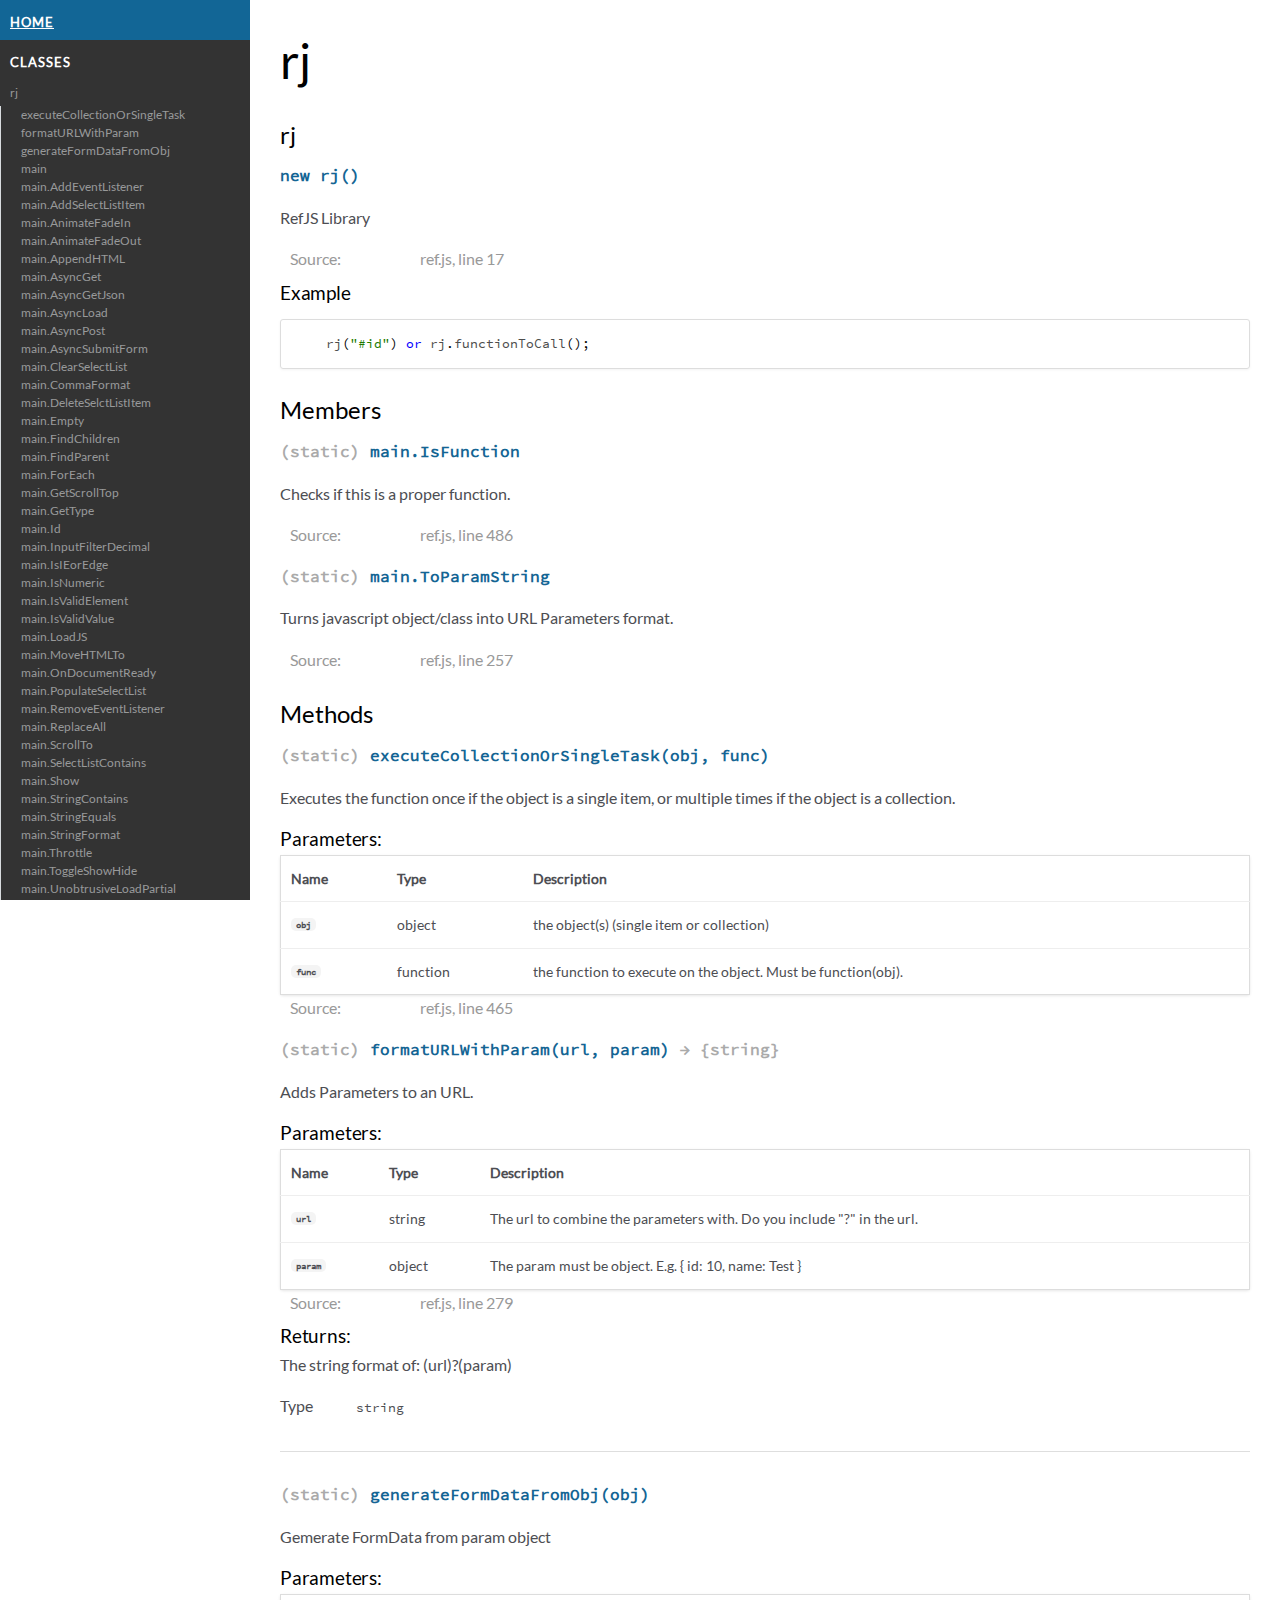
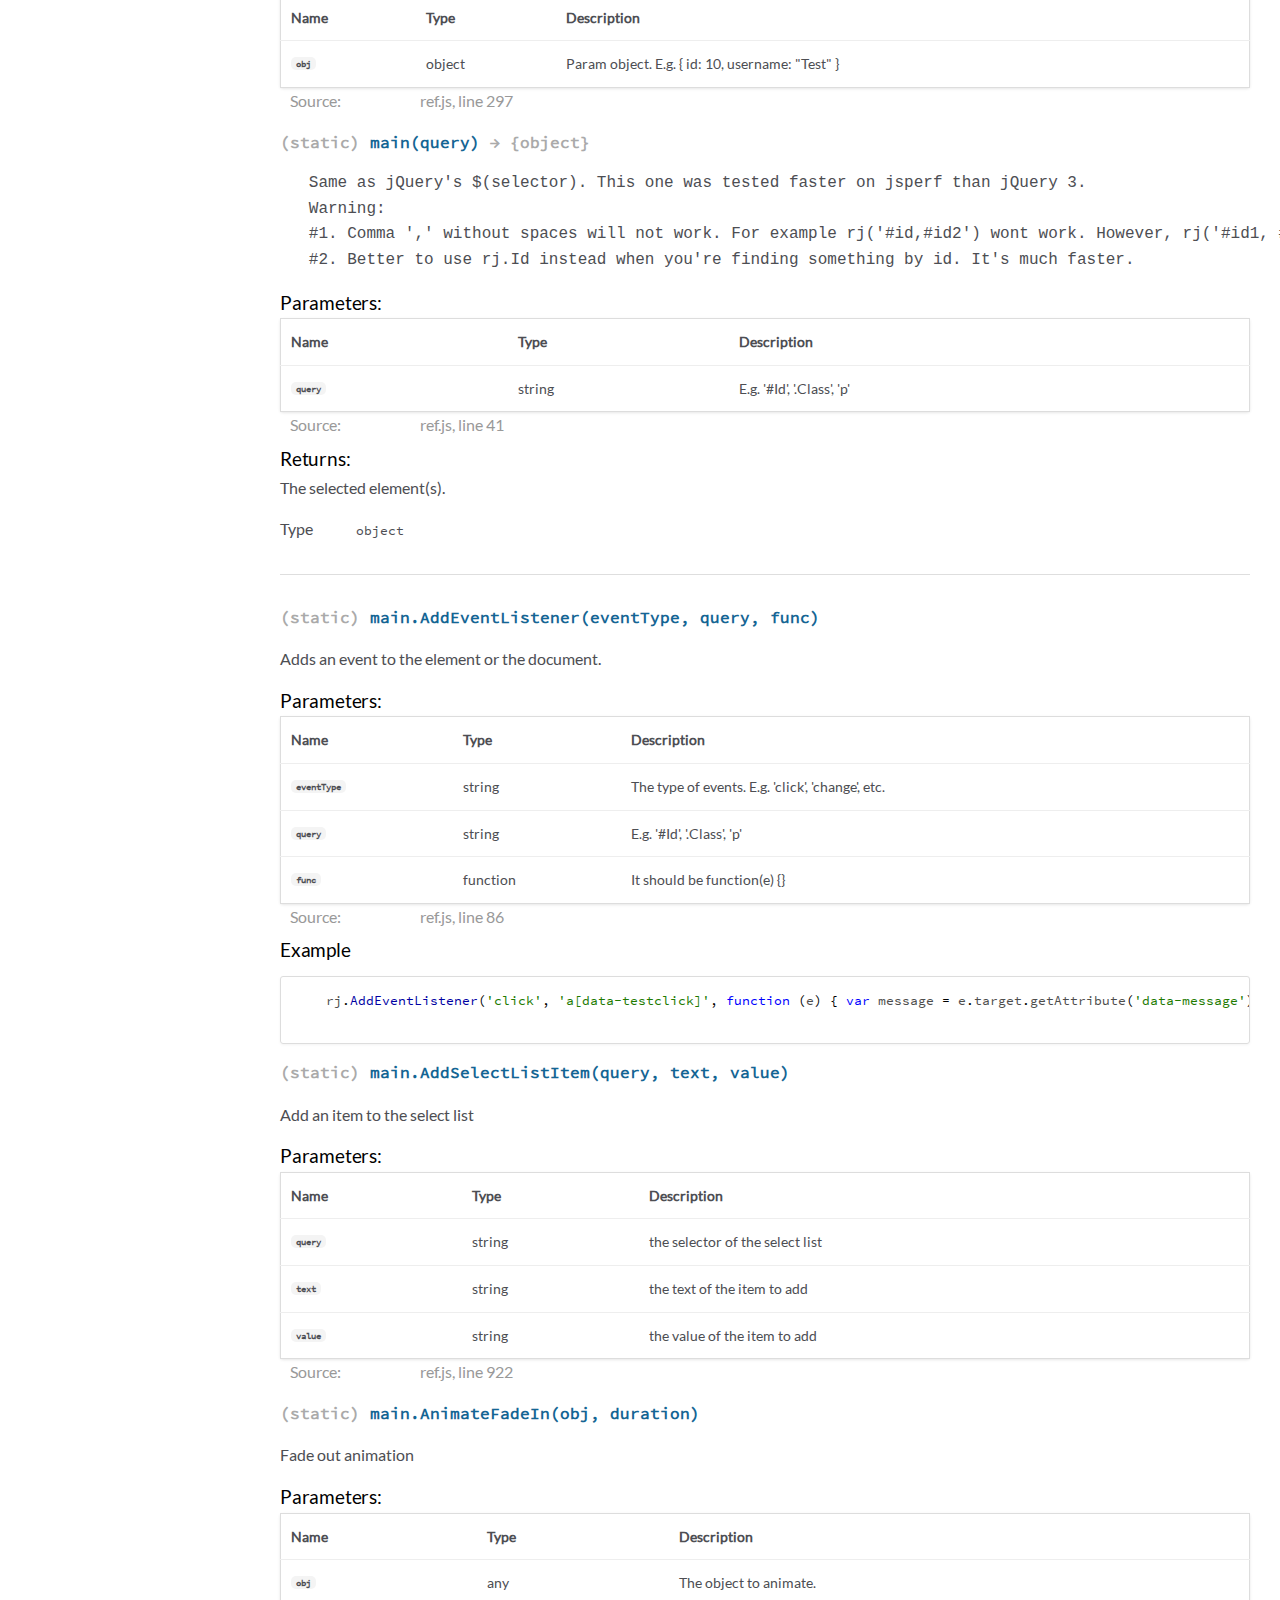
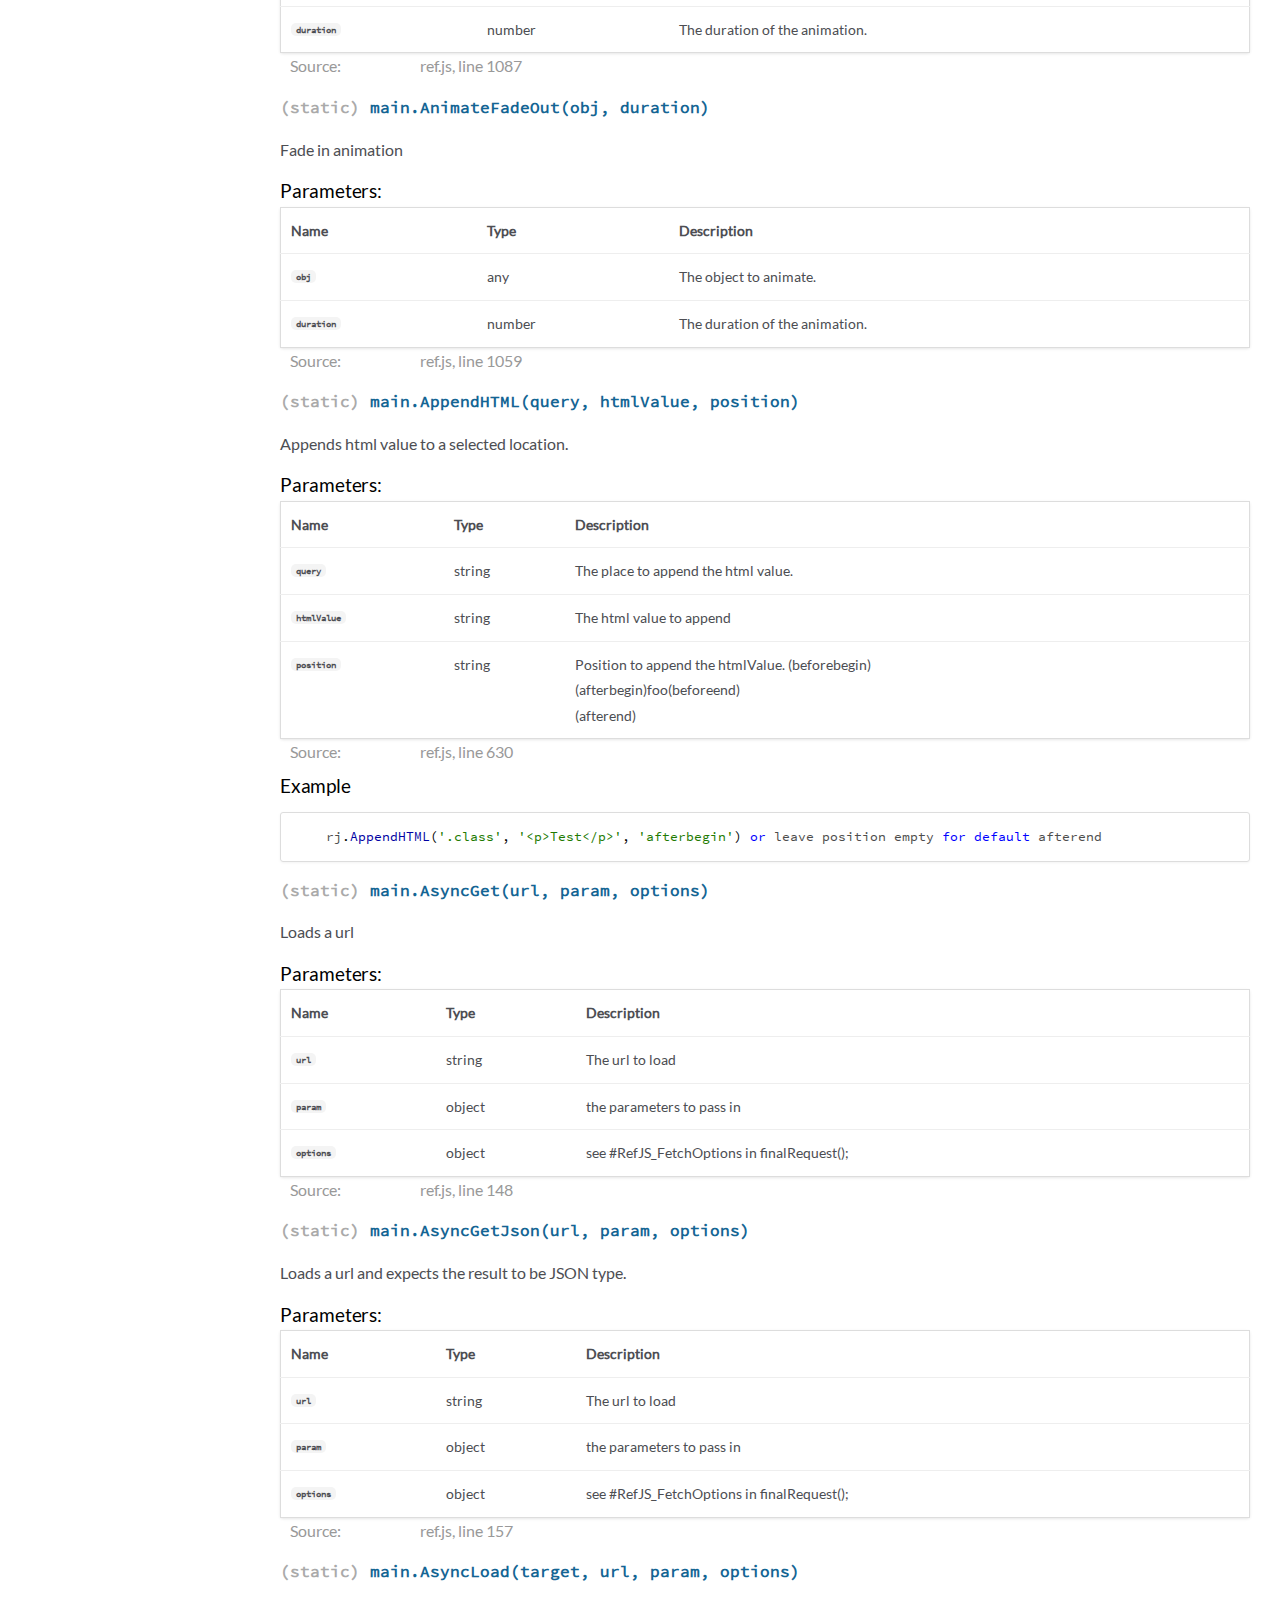
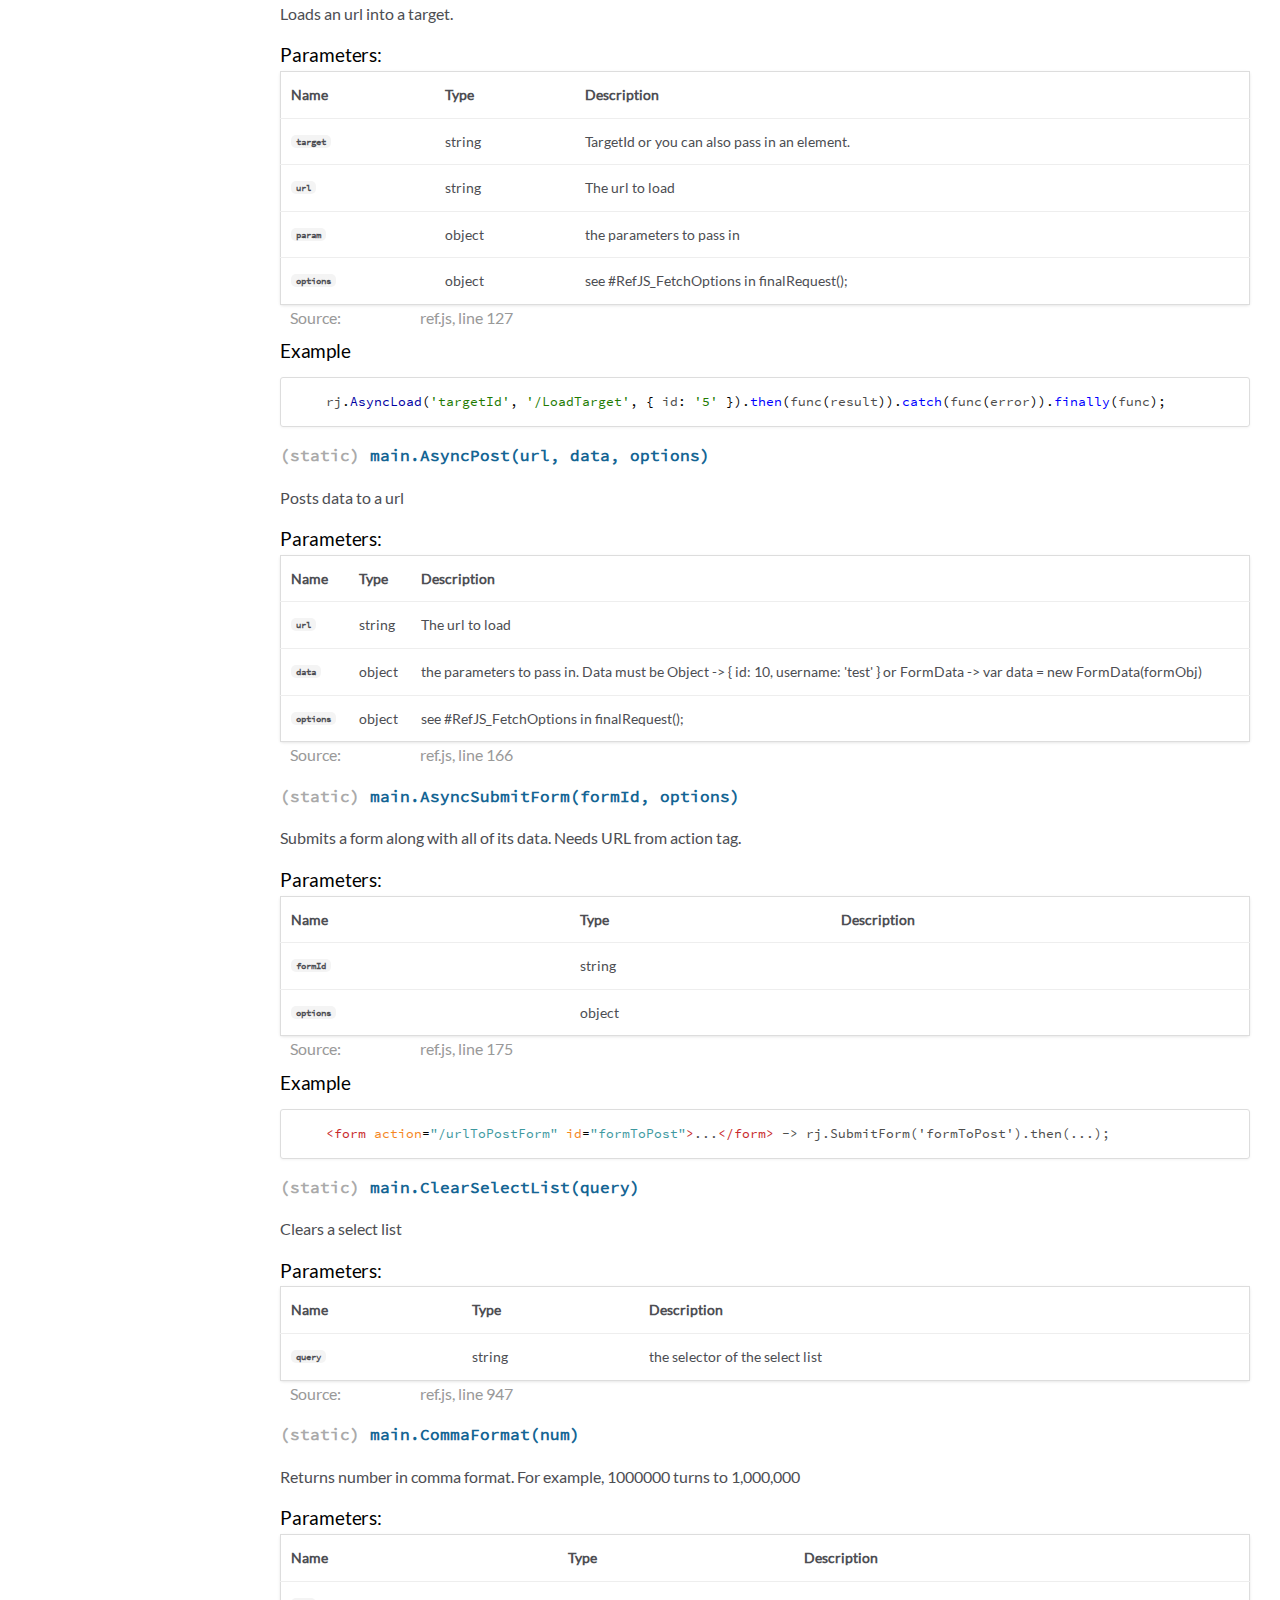
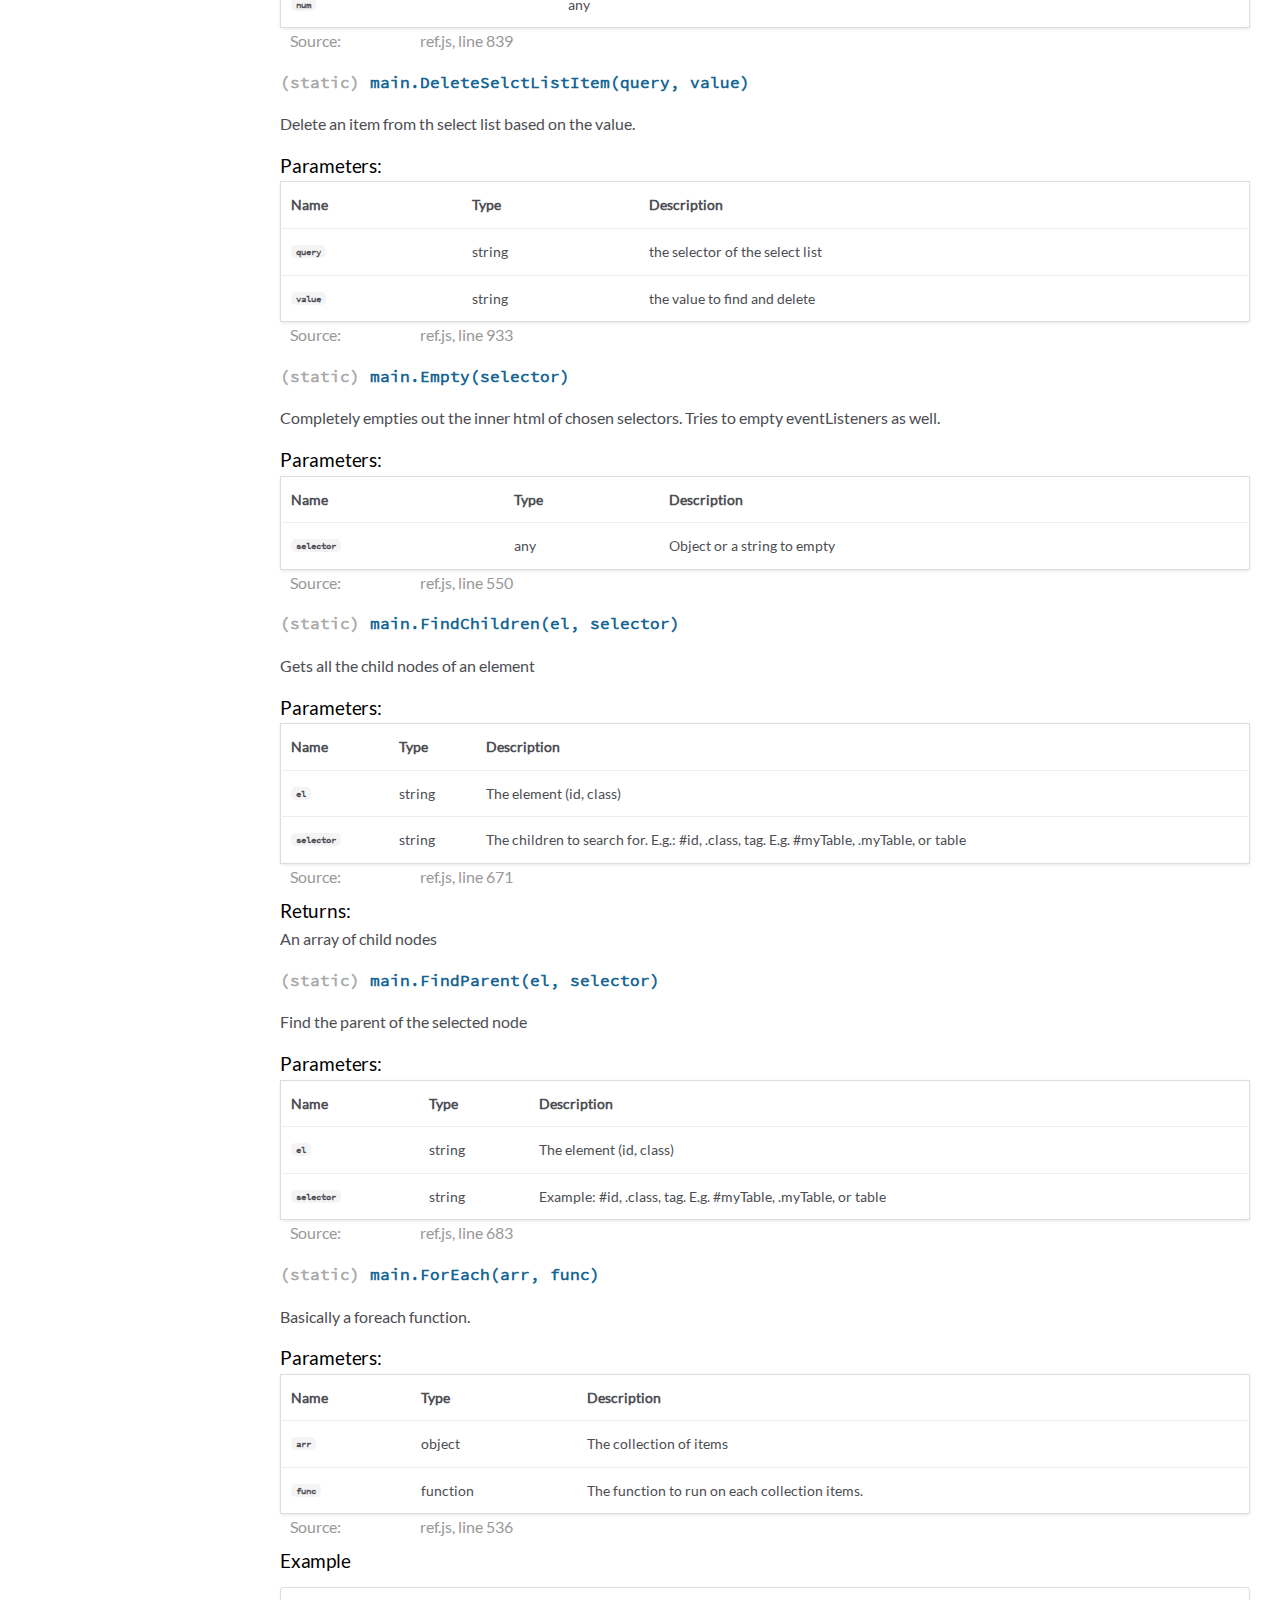
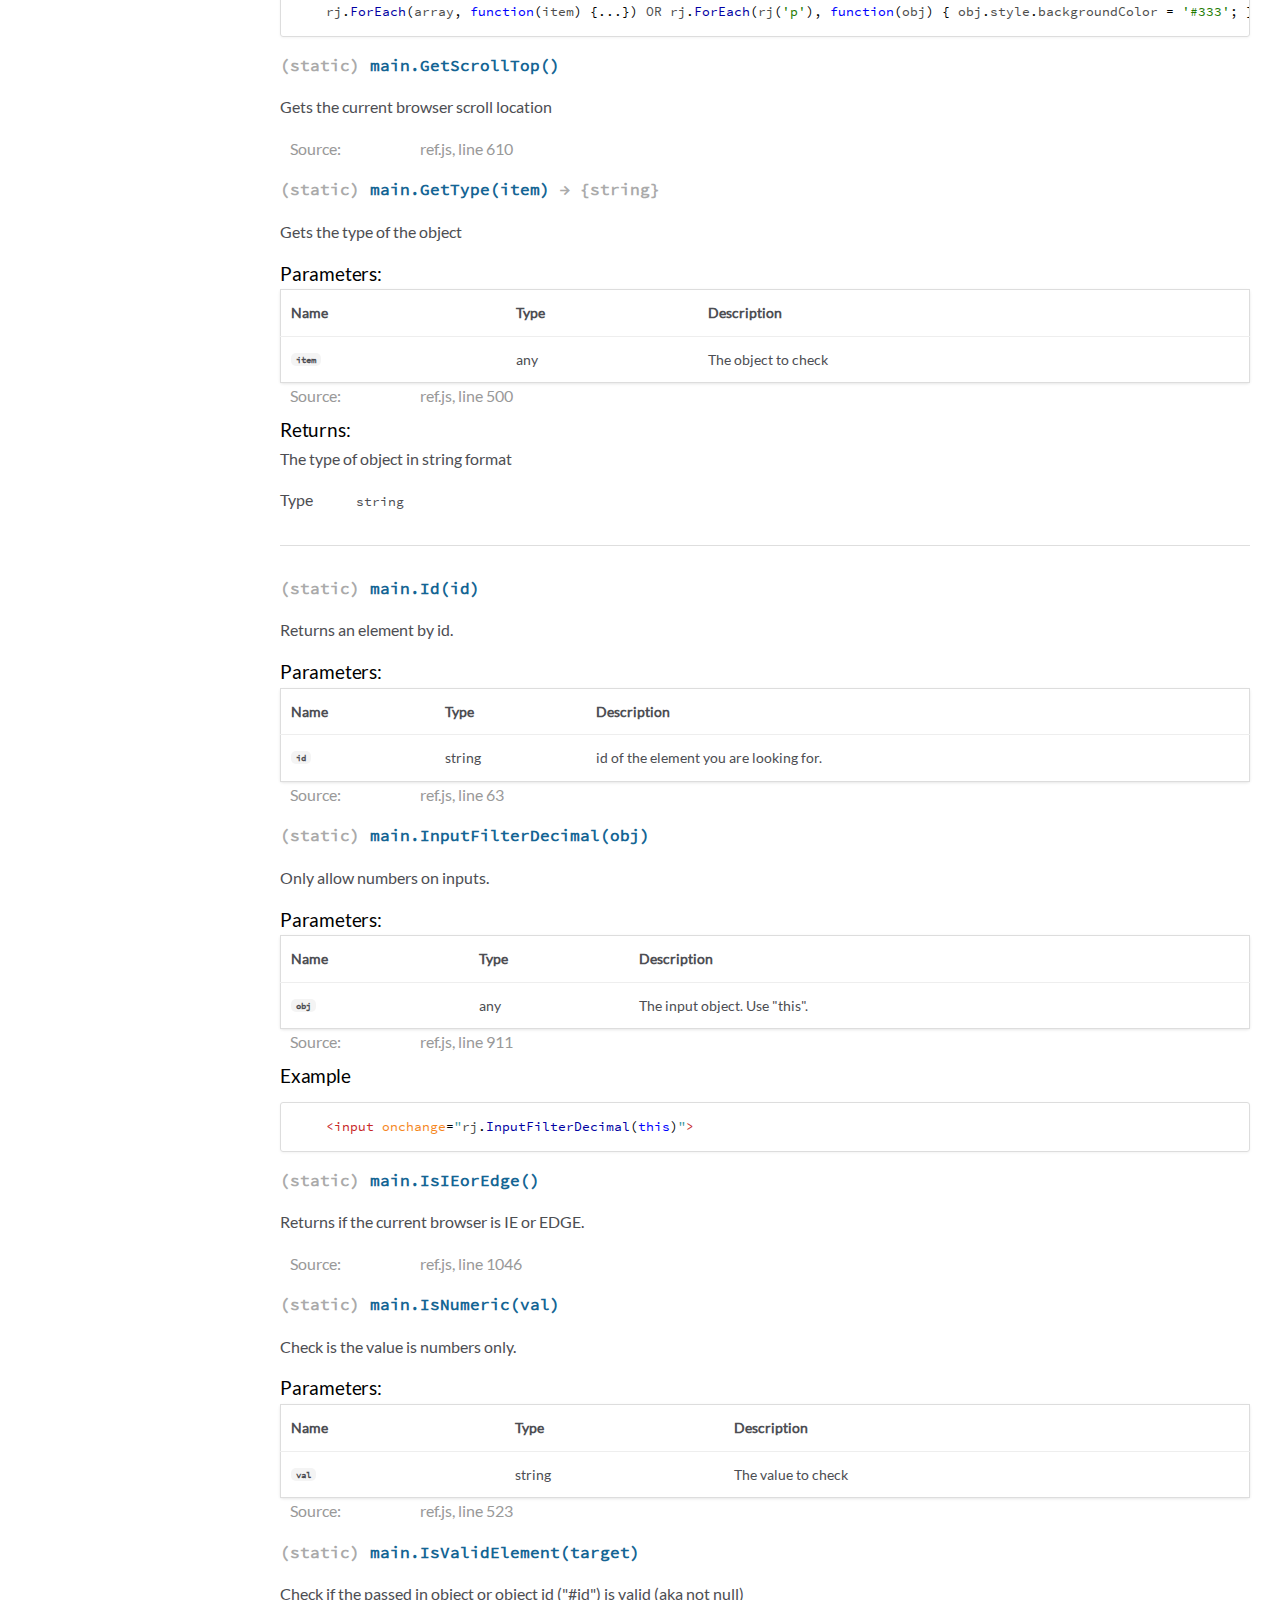
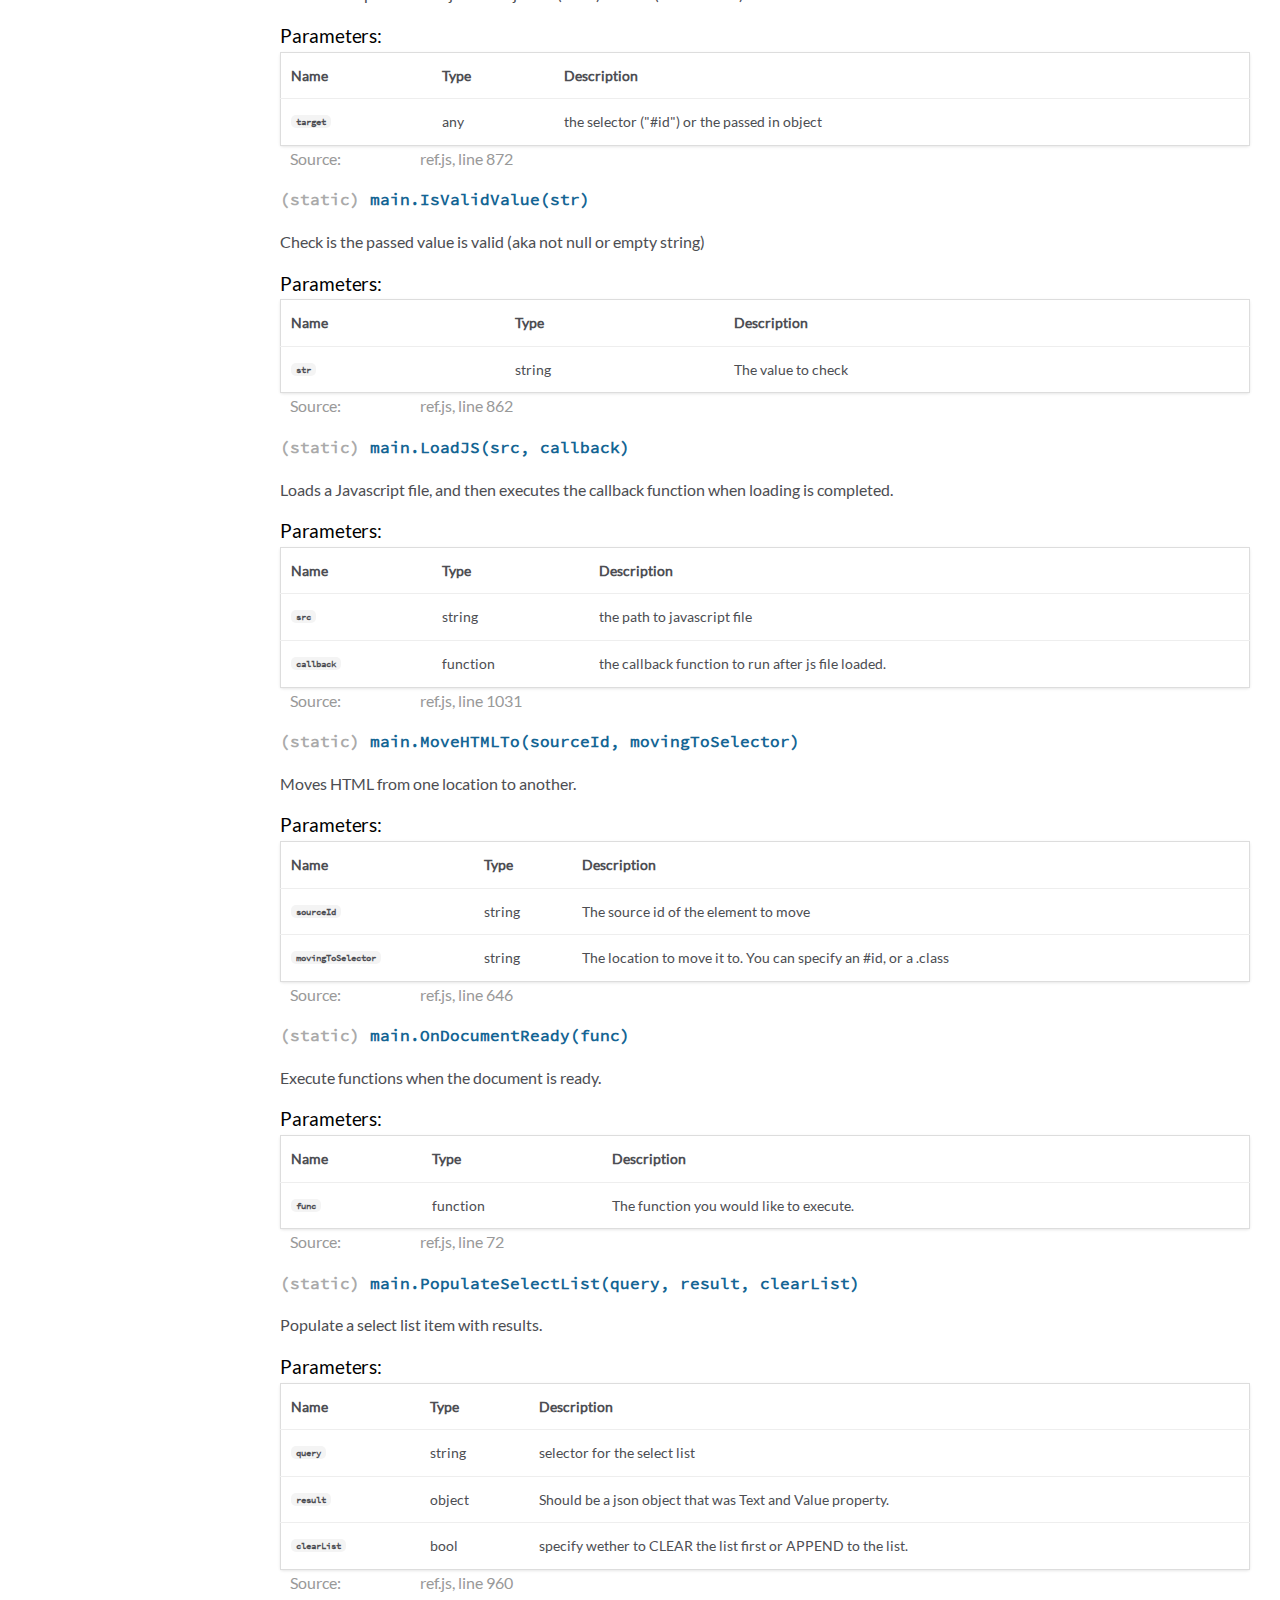
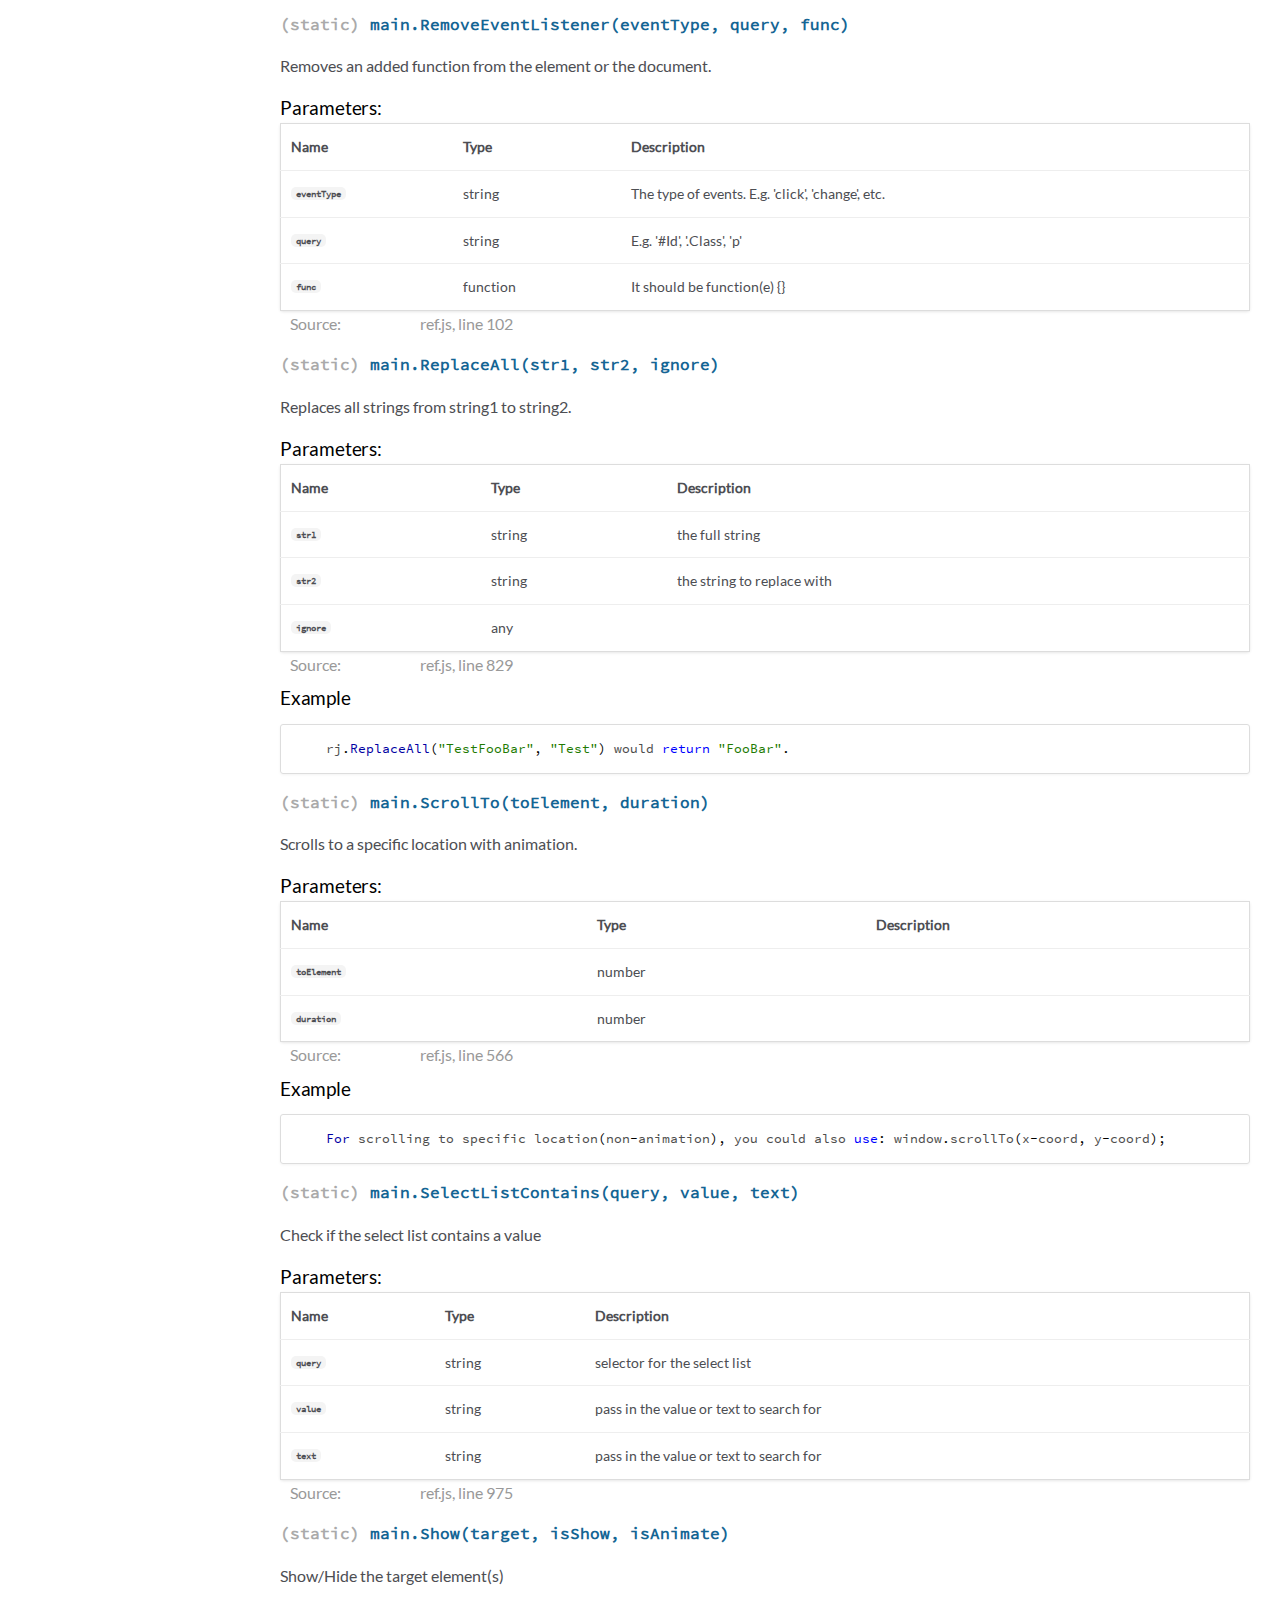
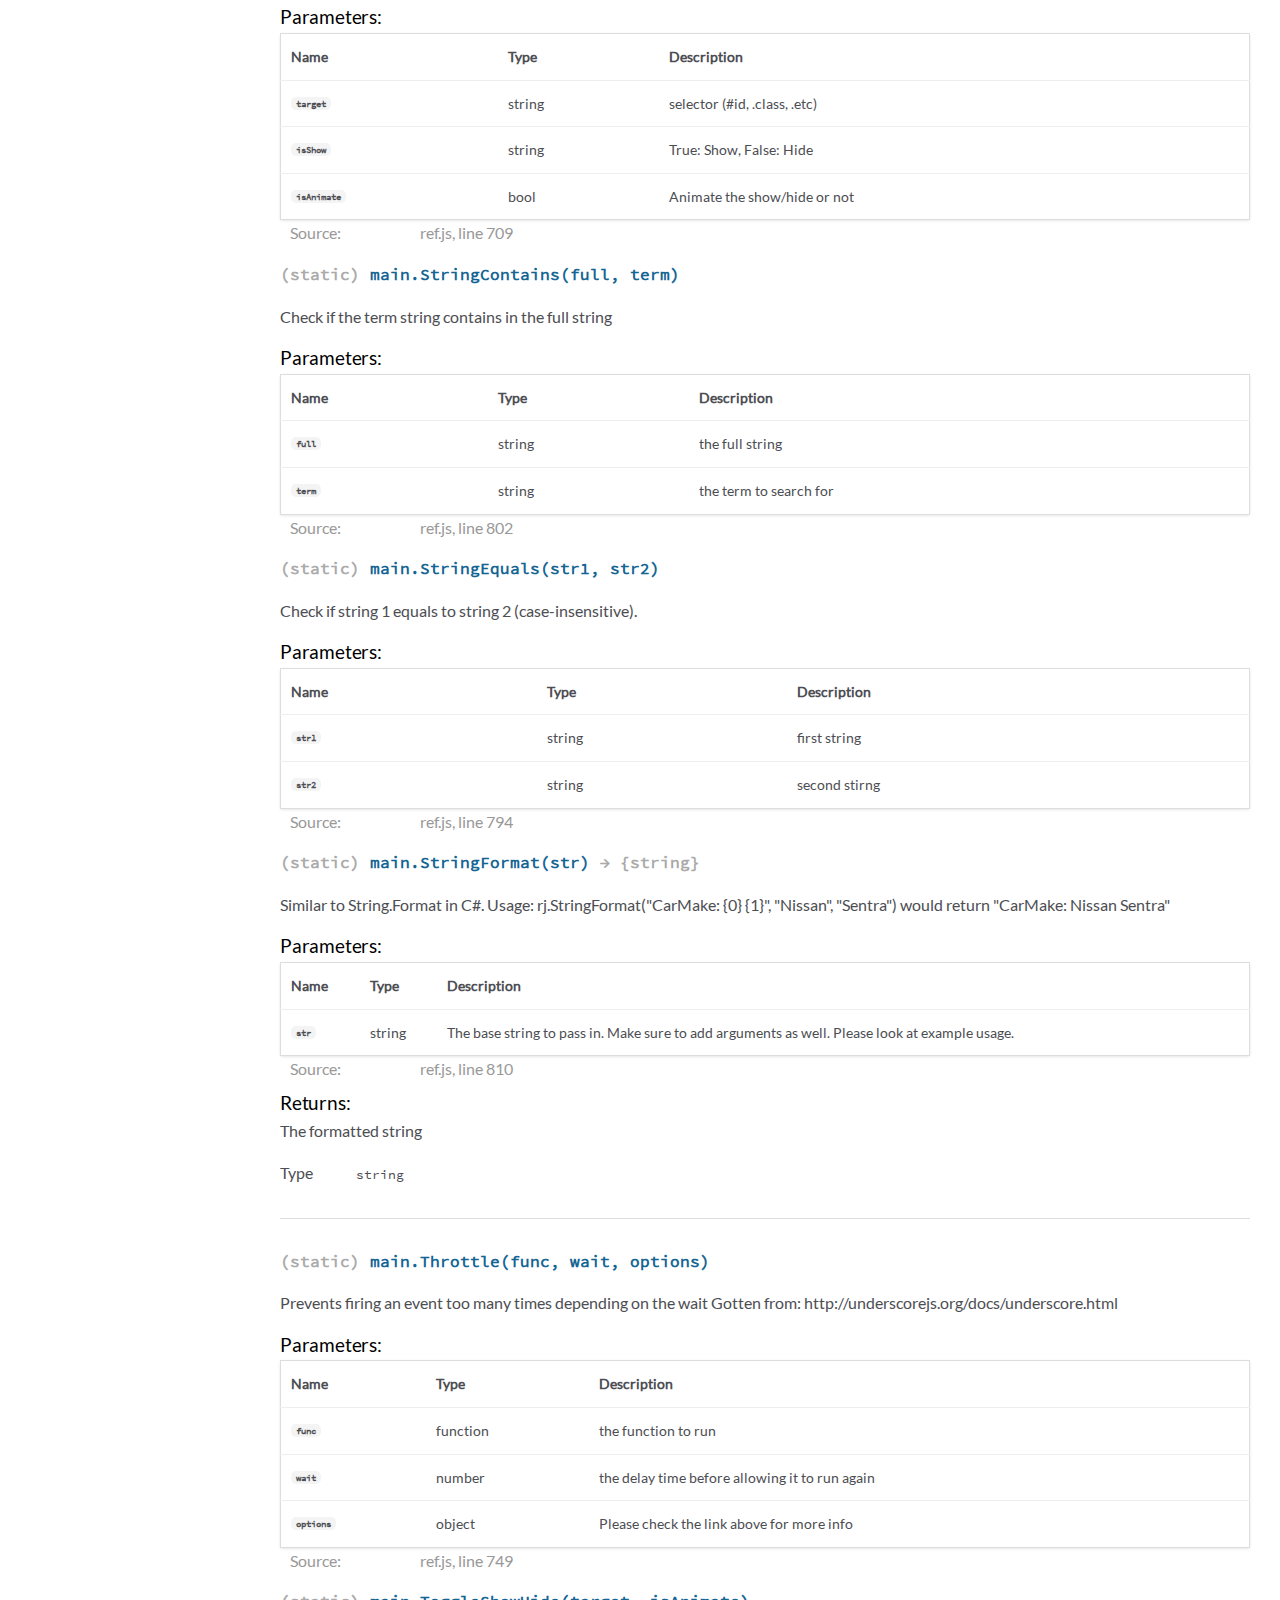
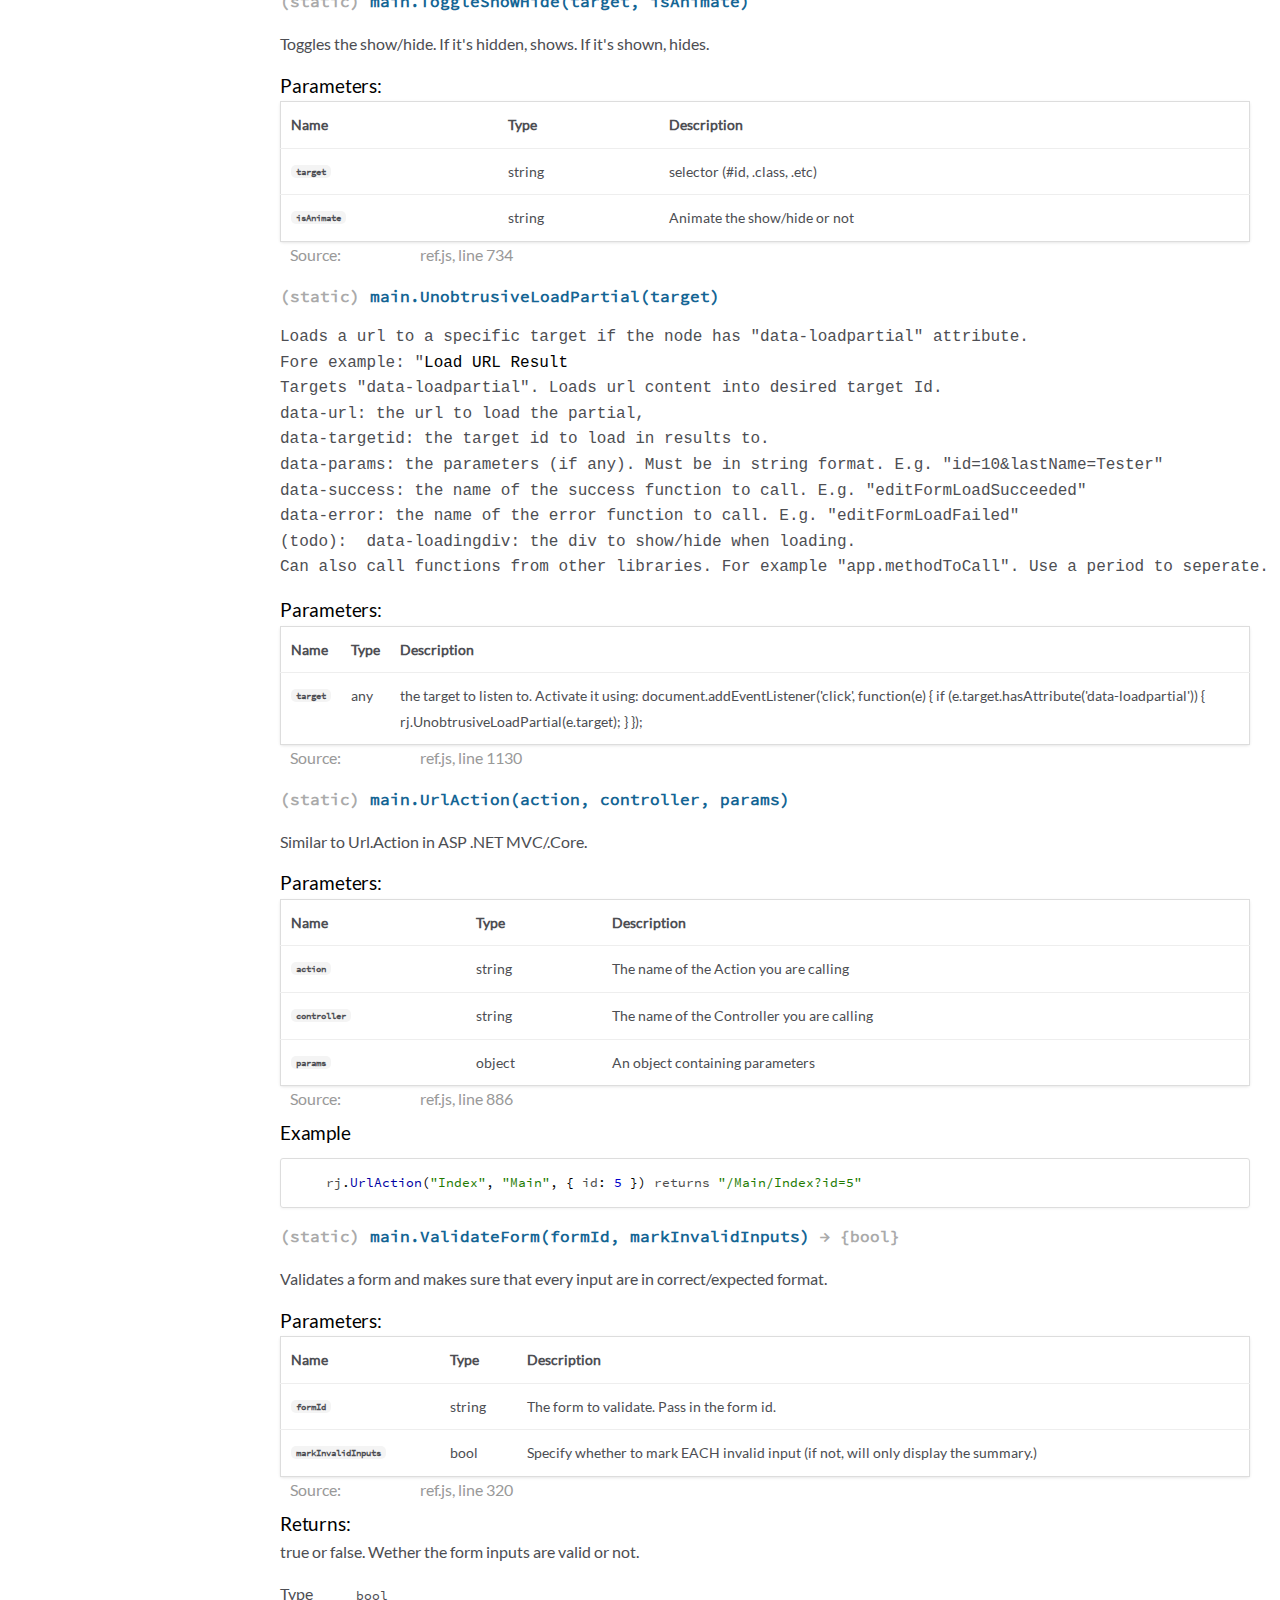
<file: docs/rj.html>
<!DOCTYPE html>
<html lang="en">
<head>
    <meta charset="utf-8">
    <title>rj - Documentation</title>

    <script src="scripts/prettify/prettify.js"></script>
    <script src="scripts/prettify/lang-css.js"></script>
    <!--[if lt IE 9]>
      <script src="//html5shiv.googlecode.com/svn/trunk/html5.js"></script>
    <![endif]-->
    <link type="text/css" rel="stylesheet" href="https://code.ionicframework.com/ionicons/2.0.1/css/ionicons.min.css">
    <link type="text/css" rel="stylesheet" href="styles/prettify-tomorrow.css">
    <link type="text/css" rel="stylesheet" href="styles/jsdoc-default.css">
</head>
<body>

<input type="checkbox" id="nav-trigger" class="nav-trigger" />
<label for="nav-trigger" class="navicon-button x">
  <div class="navicon"></div>
</label>

<label for="nav-trigger" class="overlay"></label>

<nav>
    <h2><a href="index.html">Home</a></h2><h3>Classes</h3><ul><li><a href="rj.html">rj</a><ul class='methods'><li data-type='method'><a href="rj.html#.executeCollectionOrSingleTask">executeCollectionOrSingleTask</a></li><li data-type='method'><a href="rj.html#.formatURLWithParam">formatURLWithParam</a></li><li data-type='method'><a href="rj.html#.generateFormDataFromObj">generateFormDataFromObj</a></li><li data-type='method'><a href="rj.html#.main">main</a></li><li data-type='method'><a href="rj.html#.main.AddEventListener">main.AddEventListener</a></li><li data-type='method'><a href="rj.html#.main.AddSelectListItem">main.AddSelectListItem</a></li><li data-type='method'><a href="rj.html#.main.AnimateFadeIn">main.AnimateFadeIn</a></li><li data-type='method'><a href="rj.html#.main.AnimateFadeOut">main.AnimateFadeOut</a></li><li data-type='method'><a href="rj.html#.main.AppendHTML">main.AppendHTML</a></li><li data-type='method'><a href="rj.html#.main.AsyncGet">main.AsyncGet</a></li><li data-type='method'><a href="rj.html#.main.AsyncGetJson">main.AsyncGetJson</a></li><li data-type='method'><a href="rj.html#.main.AsyncLoad">main.AsyncLoad</a></li><li data-type='method'><a href="rj.html#.main.AsyncPost">main.AsyncPost</a></li><li data-type='method'><a href="rj.html#.main.AsyncSubmitForm">main.AsyncSubmitForm</a></li><li data-type='method'><a href="rj.html#.main.ClearSelectList">main.ClearSelectList</a></li><li data-type='method'><a href="rj.html#.main.CommaFormat">main.CommaFormat</a></li><li data-type='method'><a href="rj.html#.main.DeleteSelctListItem">main.DeleteSelctListItem</a></li><li data-type='method'><a href="rj.html#.main.Empty">main.Empty</a></li><li data-type='method'><a href="rj.html#.main.FindChildren">main.FindChildren</a></li><li data-type='method'><a href="rj.html#.main.FindParent">main.FindParent</a></li><li data-type='method'><a href="rj.html#.main.ForEach">main.ForEach</a></li><li data-type='method'><a href="rj.html#.main.GetScrollTop">main.GetScrollTop</a></li><li data-type='method'><a href="rj.html#.main.GetType">main.GetType</a></li><li data-type='method'><a href="rj.html#.main.Id">main.Id</a></li><li data-type='method'><a href="rj.html#.main.InputFilterDecimal">main.InputFilterDecimal</a></li><li data-type='method'><a href="rj.html#.main.IsIEorEdge">main.IsIEorEdge</a></li><li data-type='method'><a href="rj.html#.main.IsNumeric">main.IsNumeric</a></li><li data-type='method'><a href="rj.html#.main.IsValidElement">main.IsValidElement</a></li><li data-type='method'><a href="rj.html#.main.IsValidValue">main.IsValidValue</a></li><li data-type='method'><a href="rj.html#.main.LoadJS">main.LoadJS</a></li><li data-type='method'><a href="rj.html#.main.MoveHTMLTo">main.MoveHTMLTo</a></li><li data-type='method'><a href="rj.html#.main.OnDocumentReady">main.OnDocumentReady</a></li><li data-type='method'><a href="rj.html#.main.PopulateSelectList">main.PopulateSelectList</a></li><li data-type='method'><a href="rj.html#.main.RemoveEventListener">main.RemoveEventListener</a></li><li data-type='method'><a href="rj.html#.main.ReplaceAll">main.ReplaceAll</a></li><li data-type='method'><a href="rj.html#.main.ScrollTo">main.ScrollTo</a></li><li data-type='method'><a href="rj.html#.main.SelectListContains">main.SelectListContains</a></li><li data-type='method'><a href="rj.html#.main.Show">main.Show</a></li><li data-type='method'><a href="rj.html#.main.StringContains">main.StringContains</a></li><li data-type='method'><a href="rj.html#.main.StringEquals">main.StringEquals</a></li><li data-type='method'><a href="rj.html#.main.StringFormat">main.StringFormat</a></li><li data-type='method'><a href="rj.html#.main.Throttle">main.Throttle</a></li><li data-type='method'><a href="rj.html#.main.ToggleShowHide">main.ToggleShowHide</a></li><li data-type='method'><a href="rj.html#.main.UnobtrusiveLoadPartial">main.UnobtrusiveLoadPartial</a></li><li data-type='method'><a href="rj.html#.main.UrlAction">main.UrlAction</a></li><li data-type='method'><a href="rj.html#.main.ValidateForm">main.ValidateForm</a></li></ul></li></ul>
</nav>

<div id="main">
    
    <h1 class="page-title">rj</h1>
    

    




<section>

<header>
    
        <h2>
        rj
        </h2>
        
    
</header>

<article>
    <div class="container-overview">
    
        

    

    <h4 class="name" id="rj"><span class="type-signature"></span>new rj<span class="signature">()</span><span class="type-signature"></span></h4>

    



<div class="description">
    RefJS Library
</div>













<dl class="details">

    

    

    

    

    

    

    

    

    

    

    

    

    
    <dt class="tag-source">Source:</dt>
    <dd class="tag-source"><ul class="dummy"><li>
        <a href="ref.js.html">ref.js</a>, <a href="ref.js.html#line17">line 17</a>
    </li></ul></dd>
    

    

    

    
</dl>















    <h5>Example</h5>
    
    <pre class="prettyprint"><code>rj("#id") or rj.functionToCall(); </code></pre>



    
    </div>

    

    

    

     

    

    
        <h3 class="subsection-title">Members</h3>

        
            
<h4 class="name" id=".main.IsFunction"><span class="type-signature">(static) </span>main.IsFunction<span class="type-signature"></span></h4>




<div class="description">
    Checks if this is a proper function.
</div>







<dl class="details">

    

    

    

    

    

    

    

    

    

    

    

    

    
    <dt class="tag-source">Source:</dt>
    <dd class="tag-source"><ul class="dummy"><li>
        <a href="ref.js.html">ref.js</a>, <a href="ref.js.html#line486">line 486</a>
    </li></ul></dd>
    

    

    

    
</dl>






        
            
<h4 class="name" id=".main.ToParamString"><span class="type-signature">(static) </span>main.ToParamString<span class="type-signature"></span></h4>




<div class="description">
    Turns javascript object/class into URL Parameters format.
</div>







<dl class="details">

    

    

    

    

    

    

    

    

    

    

    

    

    
    <dt class="tag-source">Source:</dt>
    <dd class="tag-source"><ul class="dummy"><li>
        <a href="ref.js.html">ref.js</a>, <a href="ref.js.html#line257">line 257</a>
    </li></ul></dd>
    

    

    

    
</dl>






        
    

    
        <h3 class="subsection-title">Methods</h3>

        
            

    

    <h4 class="name" id=".executeCollectionOrSingleTask"><span class="type-signature">(static) </span>executeCollectionOrSingleTask<span class="signature">(obj, func)</span><span class="type-signature"></span></h4>

    



<div class="description">
    Executes the function once if the object is a single item, or multiple times if the object is a collection.
</div>









    <h5>Parameters:</h5>
    

<table class="params">
    <thead>
    <tr>
        
        <th>Name</th>
        

        <th>Type</th>

        

        

        <th class="last">Description</th>
    </tr>
    </thead>

    <tbody>
    

        <tr>
            
                <td class="name"><code>obj</code></td>
            

            <td class="type">
            
                
<span class="param-type">object</span>


            
            </td>

            

            

            <td class="description last">the object(s) (single item or collection)</td>
        </tr>

    

        <tr>
            
                <td class="name"><code>func</code></td>
            

            <td class="type">
            
                
<span class="param-type">function</span>


            
            </td>

            

            

            <td class="description last">the function to execute on the object. Must be function(obj).</td>
        </tr>

    
    </tbody>
</table>






<dl class="details">

    

    

    

    

    

    

    

    

    

    

    

    

    
    <dt class="tag-source">Source:</dt>
    <dd class="tag-source"><ul class="dummy"><li>
        <a href="ref.js.html">ref.js</a>, <a href="ref.js.html#line465">line 465</a>
    </li></ul></dd>
    

    

    

    
</dl>
















        
            

    

    <h4 class="name" id=".formatURLWithParam"><span class="type-signature">(static) </span>formatURLWithParam<span class="signature">(url, param)</span><span class="type-signature"> &rarr; {string}</span></h4>

    



<div class="description">
    Adds Parameters to an URL.
</div>









    <h5>Parameters:</h5>
    

<table class="params">
    <thead>
    <tr>
        
        <th>Name</th>
        

        <th>Type</th>

        

        

        <th class="last">Description</th>
    </tr>
    </thead>

    <tbody>
    

        <tr>
            
                <td class="name"><code>url</code></td>
            

            <td class="type">
            
                
<span class="param-type">string</span>


            
            </td>

            

            

            <td class="description last">The url to combine the parameters with. Do you include "?" in the url.</td>
        </tr>

    

        <tr>
            
                <td class="name"><code>param</code></td>
            

            <td class="type">
            
                
<span class="param-type">object</span>


            
            </td>

            

            

            <td class="description last">The param must be object. E.g. { id: 10, name: Test }</td>
        </tr>

    
    </tbody>
</table>






<dl class="details">

    

    

    

    

    

    

    

    

    

    

    

    

    
    <dt class="tag-source">Source:</dt>
    <dd class="tag-source"><ul class="dummy"><li>
        <a href="ref.js.html">ref.js</a>, <a href="ref.js.html#line279">line 279</a>
    </li></ul></dd>
    

    

    

    
</dl>













<h5>Returns:</h5>

        
<div class="param-desc">
    The string format of: (url)?(param)
</div>



<dl class="param-type">
    <dt>
        Type
    </dt>
    <dd>
        
<span class="param-type">string</span>


    </dd>
</dl>

    



        
            

    

    <h4 class="name" id=".generateFormDataFromObj"><span class="type-signature">(static) </span>generateFormDataFromObj<span class="signature">(obj)</span><span class="type-signature"></span></h4>

    



<div class="description">
    Gemerate FormData from param object
</div>









    <h5>Parameters:</h5>
    

<table class="params">
    <thead>
    <tr>
        
        <th>Name</th>
        

        <th>Type</th>

        

        

        <th class="last">Description</th>
    </tr>
    </thead>

    <tbody>
    

        <tr>
            
                <td class="name"><code>obj</code></td>
            

            <td class="type">
            
                
<span class="param-type">object</span>


            
            </td>

            

            

            <td class="description last">Param object. E.g. { id: 10, username: "Test" }</td>
        </tr>

    
    </tbody>
</table>






<dl class="details">

    

    

    

    

    

    

    

    

    

    

    

    

    
    <dt class="tag-source">Source:</dt>
    <dd class="tag-source"><ul class="dummy"><li>
        <a href="ref.js.html">ref.js</a>, <a href="ref.js.html#line297">line 297</a>
    </li></ul></dd>
    

    

    

    
</dl>
















        
            

    

    <h4 class="name" id=".main"><span class="type-signature">(static) </span>main<span class="signature">(query)</span><span class="type-signature"> &rarr; {object}</span></h4>

    



<div class="description">
    <pre>   Same as jQuery's $(selector). This one was tested faster on jsperf than jQuery 3.   Warning:   #1. Comma ',' without spaces will not work. For example rj('#id,#id2') wont work. However, rj('#id1, #id2') will.   #2. Better to use rj.Id instead when you're finding something by id. It's much faster.</pre>
</div>









    <h5>Parameters:</h5>
    

<table class="params">
    <thead>
    <tr>
        
        <th>Name</th>
        

        <th>Type</th>

        

        

        <th class="last">Description</th>
    </tr>
    </thead>

    <tbody>
    

        <tr>
            
                <td class="name"><code>query</code></td>
            

            <td class="type">
            
                
<span class="param-type">string</span>


            
            </td>

            

            

            <td class="description last">E.g. '#Id', '.Class', 'p'</td>
        </tr>

    
    </tbody>
</table>






<dl class="details">

    

    

    

    

    

    

    

    

    

    

    

    

    
    <dt class="tag-source">Source:</dt>
    <dd class="tag-source"><ul class="dummy"><li>
        <a href="ref.js.html">ref.js</a>, <a href="ref.js.html#line41">line 41</a>
    </li></ul></dd>
    

    

    

    
</dl>













<h5>Returns:</h5>

        
<div class="param-desc">
    The selected element(s).
</div>



<dl class="param-type">
    <dt>
        Type
    </dt>
    <dd>
        
<span class="param-type">object</span>


    </dd>
</dl>

    



        
            

    

    <h4 class="name" id=".main.AddEventListener"><span class="type-signature">(static) </span>main.AddEventListener<span class="signature">(eventType, query, func)</span><span class="type-signature"></span></h4>

    



<div class="description">
    Adds an event to the element or the document.
</div>









    <h5>Parameters:</h5>
    

<table class="params">
    <thead>
    <tr>
        
        <th>Name</th>
        

        <th>Type</th>

        

        

        <th class="last">Description</th>
    </tr>
    </thead>

    <tbody>
    

        <tr>
            
                <td class="name"><code>eventType</code></td>
            

            <td class="type">
            
                
<span class="param-type">string</span>


            
            </td>

            

            

            <td class="description last">The type of events. E.g. 'click', 'change', etc.</td>
        </tr>

    

        <tr>
            
                <td class="name"><code>query</code></td>
            

            <td class="type">
            
                
<span class="param-type">string</span>


            
            </td>

            

            

            <td class="description last">E.g. '#Id', '.Class', 'p'</td>
        </tr>

    

        <tr>
            
                <td class="name"><code>func</code></td>
            

            <td class="type">
            
                
<span class="param-type">function</span>


            
            </td>

            

            

            <td class="description last">It should be function(e) {}</td>
        </tr>

    
    </tbody>
</table>






<dl class="details">

    

    

    

    

    

    

    

    

    

    

    

    

    
    <dt class="tag-source">Source:</dt>
    <dd class="tag-source"><ul class="dummy"><li>
        <a href="ref.js.html">ref.js</a>, <a href="ref.js.html#line86">line 86</a>
    </li></ul></dd>
    

    

    

    
</dl>















    <h5>Example</h5>
    
    <pre class="prettyprint"><code>rj.AddEventListener('click', 'a[data-testclick]', function (e) { var message = e.target.getAttribute('data-message'); }
        </code></pre>



        
            

    

    <h4 class="name" id=".main.AddSelectListItem"><span class="type-signature">(static) </span>main.AddSelectListItem<span class="signature">(query, text, value)</span><span class="type-signature"></span></h4>

    



<div class="description">
    Add an item to the select list
</div>









    <h5>Parameters:</h5>
    

<table class="params">
    <thead>
    <tr>
        
        <th>Name</th>
        

        <th>Type</th>

        

        

        <th class="last">Description</th>
    </tr>
    </thead>

    <tbody>
    

        <tr>
            
                <td class="name"><code>query</code></td>
            

            <td class="type">
            
                
<span class="param-type">string</span>


            
            </td>

            

            

            <td class="description last">the selector of the select list</td>
        </tr>

    

        <tr>
            
                <td class="name"><code>text</code></td>
            

            <td class="type">
            
                
<span class="param-type">string</span>


            
            </td>

            

            

            <td class="description last">the text of the item to add</td>
        </tr>

    

        <tr>
            
                <td class="name"><code>value</code></td>
            

            <td class="type">
            
                
<span class="param-type">string</span>


            
            </td>

            

            

            <td class="description last">the value of the item to add</td>
        </tr>

    
    </tbody>
</table>






<dl class="details">

    

    

    

    

    

    

    

    

    

    

    

    

    
    <dt class="tag-source">Source:</dt>
    <dd class="tag-source"><ul class="dummy"><li>
        <a href="ref.js.html">ref.js</a>, <a href="ref.js.html#line922">line 922</a>
    </li></ul></dd>
    

    

    

    
</dl>
















        
            

    

    <h4 class="name" id=".main.AnimateFadeIn"><span class="type-signature">(static) </span>main.AnimateFadeIn<span class="signature">(obj, duration)</span><span class="type-signature"></span></h4>

    



<div class="description">
    Fade out animation
</div>









    <h5>Parameters:</h5>
    

<table class="params">
    <thead>
    <tr>
        
        <th>Name</th>
        

        <th>Type</th>

        

        

        <th class="last">Description</th>
    </tr>
    </thead>

    <tbody>
    

        <tr>
            
                <td class="name"><code>obj</code></td>
            

            <td class="type">
            
                
<span class="param-type">any</span>


            
            </td>

            

            

            <td class="description last">The object to animate.</td>
        </tr>

    

        <tr>
            
                <td class="name"><code>duration</code></td>
            

            <td class="type">
            
                
<span class="param-type">number</span>


            
            </td>

            

            

            <td class="description last">The duration of the animation.</td>
        </tr>

    
    </tbody>
</table>






<dl class="details">

    

    

    

    

    

    

    

    

    

    

    

    

    
    <dt class="tag-source">Source:</dt>
    <dd class="tag-source"><ul class="dummy"><li>
        <a href="ref.js.html">ref.js</a>, <a href="ref.js.html#line1087">line 1087</a>
    </li></ul></dd>
    

    

    

    
</dl>
















        
            

    

    <h4 class="name" id=".main.AnimateFadeOut"><span class="type-signature">(static) </span>main.AnimateFadeOut<span class="signature">(obj, duration)</span><span class="type-signature"></span></h4>

    



<div class="description">
    Fade in animation
</div>









    <h5>Parameters:</h5>
    

<table class="params">
    <thead>
    <tr>
        
        <th>Name</th>
        

        <th>Type</th>

        

        

        <th class="last">Description</th>
    </tr>
    </thead>

    <tbody>
    

        <tr>
            
                <td class="name"><code>obj</code></td>
            

            <td class="type">
            
                
<span class="param-type">any</span>


            
            </td>

            

            

            <td class="description last">The object to animate.</td>
        </tr>

    

        <tr>
            
                <td class="name"><code>duration</code></td>
            

            <td class="type">
            
                
<span class="param-type">number</span>


            
            </td>

            

            

            <td class="description last">The duration of the animation.</td>
        </tr>

    
    </tbody>
</table>






<dl class="details">

    

    

    

    

    

    

    

    

    

    

    

    

    
    <dt class="tag-source">Source:</dt>
    <dd class="tag-source"><ul class="dummy"><li>
        <a href="ref.js.html">ref.js</a>, <a href="ref.js.html#line1059">line 1059</a>
    </li></ul></dd>
    

    

    

    
</dl>
















        
            

    

    <h4 class="name" id=".main.AppendHTML"><span class="type-signature">(static) </span>main.AppendHTML<span class="signature">(query, htmlValue, position)</span><span class="type-signature"></span></h4>

    



<div class="description">
    Appends html value to a selected location.
</div>









    <h5>Parameters:</h5>
    

<table class="params">
    <thead>
    <tr>
        
        <th>Name</th>
        

        <th>Type</th>

        

        

        <th class="last">Description</th>
    </tr>
    </thead>

    <tbody>
    

        <tr>
            
                <td class="name"><code>query</code></td>
            

            <td class="type">
            
                
<span class="param-type">string</span>


            
            </td>

            

            

            <td class="description last">The place to append the html value.</td>
        </tr>

    

        <tr>
            
                <td class="name"><code>htmlValue</code></td>
            

            <td class="type">
            
                
<span class="param-type">string</span>


            
            </td>

            

            

            <td class="description last">The html value to append</td>
        </tr>

    

        <tr>
            
                <td class="name"><code>position</code></td>
            

            <td class="type">
            
                
<span class="param-type">string</span>


            
            </td>

            

            

            <td class="description last">Position to append the htmlValue. (beforebegin)<p>(afterbegin)foo(beforeend)</p>(afterend)</td>
        </tr>

    
    </tbody>
</table>






<dl class="details">

    

    

    

    

    

    

    

    

    

    

    

    

    
    <dt class="tag-source">Source:</dt>
    <dd class="tag-source"><ul class="dummy"><li>
        <a href="ref.js.html">ref.js</a>, <a href="ref.js.html#line630">line 630</a>
    </li></ul></dd>
    

    

    

    
</dl>















    <h5>Example</h5>
    
    <pre class="prettyprint"><code>rj.AppendHTML('.class', '&lt;p>Test&lt;/p>', 'afterbegin') or leave position empty for default afterend</code></pre>



        
            

    

    <h4 class="name" id=".main.AsyncGet"><span class="type-signature">(static) </span>main.AsyncGet<span class="signature">(url, param, options)</span><span class="type-signature"></span></h4>

    



<div class="description">
    Loads a url
</div>









    <h5>Parameters:</h5>
    

<table class="params">
    <thead>
    <tr>
        
        <th>Name</th>
        

        <th>Type</th>

        

        

        <th class="last">Description</th>
    </tr>
    </thead>

    <tbody>
    

        <tr>
            
                <td class="name"><code>url</code></td>
            

            <td class="type">
            
                
<span class="param-type">string</span>


            
            </td>

            

            

            <td class="description last">The url to load</td>
        </tr>

    

        <tr>
            
                <td class="name"><code>param</code></td>
            

            <td class="type">
            
                
<span class="param-type">object</span>


            
            </td>

            

            

            <td class="description last">the parameters to pass in</td>
        </tr>

    

        <tr>
            
                <td class="name"><code>options</code></td>
            

            <td class="type">
            
                
<span class="param-type">object</span>


            
            </td>

            

            

            <td class="description last">see #RefJS_FetchOptions in finalRequest();</td>
        </tr>

    
    </tbody>
</table>






<dl class="details">

    

    

    

    

    

    

    

    

    

    

    

    

    
    <dt class="tag-source">Source:</dt>
    <dd class="tag-source"><ul class="dummy"><li>
        <a href="ref.js.html">ref.js</a>, <a href="ref.js.html#line148">line 148</a>
    </li></ul></dd>
    

    

    

    
</dl>
















        
            

    

    <h4 class="name" id=".main.AsyncGetJson"><span class="type-signature">(static) </span>main.AsyncGetJson<span class="signature">(url, param, options)</span><span class="type-signature"></span></h4>

    



<div class="description">
    Loads a url and expects the result to be JSON type.
</div>









    <h5>Parameters:</h5>
    

<table class="params">
    <thead>
    <tr>
        
        <th>Name</th>
        

        <th>Type</th>

        

        

        <th class="last">Description</th>
    </tr>
    </thead>

    <tbody>
    

        <tr>
            
                <td class="name"><code>url</code></td>
            

            <td class="type">
            
                
<span class="param-type">string</span>


            
            </td>

            

            

            <td class="description last">The url to load</td>
        </tr>

    

        <tr>
            
                <td class="name"><code>param</code></td>
            

            <td class="type">
            
                
<span class="param-type">object</span>


            
            </td>

            

            

            <td class="description last">the parameters to pass in</td>
        </tr>

    

        <tr>
            
                <td class="name"><code>options</code></td>
            

            <td class="type">
            
                
<span class="param-type">object</span>


            
            </td>

            

            

            <td class="description last">see #RefJS_FetchOptions in finalRequest();</td>
        </tr>

    
    </tbody>
</table>






<dl class="details">

    

    

    

    

    

    

    

    

    

    

    

    

    
    <dt class="tag-source">Source:</dt>
    <dd class="tag-source"><ul class="dummy"><li>
        <a href="ref.js.html">ref.js</a>, <a href="ref.js.html#line157">line 157</a>
    </li></ul></dd>
    

    

    

    
</dl>
















        
            

    

    <h4 class="name" id=".main.AsyncLoad"><span class="type-signature">(static) </span>main.AsyncLoad<span class="signature">(target, url, param, options)</span><span class="type-signature"></span></h4>

    



<div class="description">
    Loads an url into a target.
</div>









    <h5>Parameters:</h5>
    

<table class="params">
    <thead>
    <tr>
        
        <th>Name</th>
        

        <th>Type</th>

        

        

        <th class="last">Description</th>
    </tr>
    </thead>

    <tbody>
    

        <tr>
            
                <td class="name"><code>target</code></td>
            

            <td class="type">
            
                
<span class="param-type">string</span>


            
            </td>

            

            

            <td class="description last">TargetId or you can also pass in an element.</td>
        </tr>

    

        <tr>
            
                <td class="name"><code>url</code></td>
            

            <td class="type">
            
                
<span class="param-type">string</span>


            
            </td>

            

            

            <td class="description last">The url to load</td>
        </tr>

    

        <tr>
            
                <td class="name"><code>param</code></td>
            

            <td class="type">
            
                
<span class="param-type">object</span>


            
            </td>

            

            

            <td class="description last">the parameters to pass in</td>
        </tr>

    

        <tr>
            
                <td class="name"><code>options</code></td>
            

            <td class="type">
            
                
<span class="param-type">object</span>


            
            </td>

            

            

            <td class="description last">see #RefJS_FetchOptions in finalRequest();</td>
        </tr>

    
    </tbody>
</table>






<dl class="details">

    

    

    

    

    

    

    

    

    

    

    

    

    
    <dt class="tag-source">Source:</dt>
    <dd class="tag-source"><ul class="dummy"><li>
        <a href="ref.js.html">ref.js</a>, <a href="ref.js.html#line127">line 127</a>
    </li></ul></dd>
    

    

    

    
</dl>















    <h5>Example</h5>
    
    <pre class="prettyprint"><code>rj.AsyncLoad('targetId', '/LoadTarget', { id: '5' }).then(func(result)).catch(func(error)).finally(func);</code></pre>



        
            

    

    <h4 class="name" id=".main.AsyncPost"><span class="type-signature">(static) </span>main.AsyncPost<span class="signature">(url, data, options)</span><span class="type-signature"></span></h4>

    



<div class="description">
    Posts data to a url
</div>









    <h5>Parameters:</h5>
    

<table class="params">
    <thead>
    <tr>
        
        <th>Name</th>
        

        <th>Type</th>

        

        

        <th class="last">Description</th>
    </tr>
    </thead>

    <tbody>
    

        <tr>
            
                <td class="name"><code>url</code></td>
            

            <td class="type">
            
                
<span class="param-type">string</span>


            
            </td>

            

            

            <td class="description last">The url to load</td>
        </tr>

    

        <tr>
            
                <td class="name"><code>data</code></td>
            

            <td class="type">
            
                
<span class="param-type">object</span>


            
            </td>

            

            

            <td class="description last">the parameters to pass in. Data must be Object -> { id: 10, username: 'test' } or FormData -> var data = new FormData(formObj)</td>
        </tr>

    

        <tr>
            
                <td class="name"><code>options</code></td>
            

            <td class="type">
            
                
<span class="param-type">object</span>


            
            </td>

            

            

            <td class="description last">see #RefJS_FetchOptions in finalRequest();</td>
        </tr>

    
    </tbody>
</table>






<dl class="details">

    

    

    

    

    

    

    

    

    

    

    

    

    
    <dt class="tag-source">Source:</dt>
    <dd class="tag-source"><ul class="dummy"><li>
        <a href="ref.js.html">ref.js</a>, <a href="ref.js.html#line166">line 166</a>
    </li></ul></dd>
    

    

    

    
</dl>
















        
            

    

    <h4 class="name" id=".main.AsyncSubmitForm"><span class="type-signature">(static) </span>main.AsyncSubmitForm<span class="signature">(formId, options)</span><span class="type-signature"></span></h4>

    



<div class="description">
    Submits a form along with all of its data. Needs URL from action tag.
</div>









    <h5>Parameters:</h5>
    

<table class="params">
    <thead>
    <tr>
        
        <th>Name</th>
        

        <th>Type</th>

        

        

        <th class="last">Description</th>
    </tr>
    </thead>

    <tbody>
    

        <tr>
            
                <td class="name"><code>formId</code></td>
            

            <td class="type">
            
                
<span class="param-type">string</span>


            
            </td>

            

            

            <td class="description last"></td>
        </tr>

    

        <tr>
            
                <td class="name"><code>options</code></td>
            

            <td class="type">
            
                
<span class="param-type">object</span>


            
            </td>

            

            

            <td class="description last"></td>
        </tr>

    
    </tbody>
</table>






<dl class="details">

    

    

    

    

    

    

    

    

    

    

    

    

    
    <dt class="tag-source">Source:</dt>
    <dd class="tag-source"><ul class="dummy"><li>
        <a href="ref.js.html">ref.js</a>, <a href="ref.js.html#line175">line 175</a>
    </li></ul></dd>
    

    

    

    
</dl>















    <h5>Example</h5>
    
    <pre class="prettyprint"><code>&lt;form action="/urlToPostForm" id="formToPost">...&lt;/form> -> rj.SubmitForm('formToPost').then(...);</code></pre>



        
            

    

    <h4 class="name" id=".main.ClearSelectList"><span class="type-signature">(static) </span>main.ClearSelectList<span class="signature">(query)</span><span class="type-signature"></span></h4>

    



<div class="description">
    Clears a select list
</div>









    <h5>Parameters:</h5>
    

<table class="params">
    <thead>
    <tr>
        
        <th>Name</th>
        

        <th>Type</th>

        

        

        <th class="last">Description</th>
    </tr>
    </thead>

    <tbody>
    

        <tr>
            
                <td class="name"><code>query</code></td>
            

            <td class="type">
            
                
<span class="param-type">string</span>


            
            </td>

            

            

            <td class="description last">the selector of the select list</td>
        </tr>

    
    </tbody>
</table>






<dl class="details">

    

    

    

    

    

    

    

    

    

    

    

    

    
    <dt class="tag-source">Source:</dt>
    <dd class="tag-source"><ul class="dummy"><li>
        <a href="ref.js.html">ref.js</a>, <a href="ref.js.html#line947">line 947</a>
    </li></ul></dd>
    

    

    

    
</dl>
















        
            

    

    <h4 class="name" id=".main.CommaFormat"><span class="type-signature">(static) </span>main.CommaFormat<span class="signature">(num)</span><span class="type-signature"></span></h4>

    



<div class="description">
    Returns number in comma format. For example, 1000000 turns to 1,000,000
</div>









    <h5>Parameters:</h5>
    

<table class="params">
    <thead>
    <tr>
        
        <th>Name</th>
        

        <th>Type</th>

        

        

        <th class="last">Description</th>
    </tr>
    </thead>

    <tbody>
    

        <tr>
            
                <td class="name"><code>num</code></td>
            

            <td class="type">
            
                
<span class="param-type">any</span>


            
            </td>

            

            

            <td class="description last"></td>
        </tr>

    
    </tbody>
</table>






<dl class="details">

    

    

    

    

    

    

    

    

    

    

    

    

    
    <dt class="tag-source">Source:</dt>
    <dd class="tag-source"><ul class="dummy"><li>
        <a href="ref.js.html">ref.js</a>, <a href="ref.js.html#line839">line 839</a>
    </li></ul></dd>
    

    

    

    
</dl>
















        
            

    

    <h4 class="name" id=".main.DeleteSelctListItem"><span class="type-signature">(static) </span>main.DeleteSelctListItem<span class="signature">(query, value)</span><span class="type-signature"></span></h4>

    



<div class="description">
    Delete an item from th select list based on the value.
</div>









    <h5>Parameters:</h5>
    

<table class="params">
    <thead>
    <tr>
        
        <th>Name</th>
        

        <th>Type</th>

        

        

        <th class="last">Description</th>
    </tr>
    </thead>

    <tbody>
    

        <tr>
            
                <td class="name"><code>query</code></td>
            

            <td class="type">
            
                
<span class="param-type">string</span>


            
            </td>

            

            

            <td class="description last">the selector of the select list</td>
        </tr>

    

        <tr>
            
                <td class="name"><code>value</code></td>
            

            <td class="type">
            
                
<span class="param-type">string</span>


            
            </td>

            

            

            <td class="description last">the value to find and delete</td>
        </tr>

    
    </tbody>
</table>






<dl class="details">

    

    

    

    

    

    

    

    

    

    

    

    

    
    <dt class="tag-source">Source:</dt>
    <dd class="tag-source"><ul class="dummy"><li>
        <a href="ref.js.html">ref.js</a>, <a href="ref.js.html#line933">line 933</a>
    </li></ul></dd>
    

    

    

    
</dl>
















        
            

    

    <h4 class="name" id=".main.Empty"><span class="type-signature">(static) </span>main.Empty<span class="signature">(selector)</span><span class="type-signature"></span></h4>

    



<div class="description">
    Completely empties out the inner html of chosen selectors. Tries to empty eventListeners as well.
</div>









    <h5>Parameters:</h5>
    

<table class="params">
    <thead>
    <tr>
        
        <th>Name</th>
        

        <th>Type</th>

        

        

        <th class="last">Description</th>
    </tr>
    </thead>

    <tbody>
    

        <tr>
            
                <td class="name"><code>selector</code></td>
            

            <td class="type">
            
                
<span class="param-type">any</span>


            
            </td>

            

            

            <td class="description last">Object or a string to empty</td>
        </tr>

    
    </tbody>
</table>






<dl class="details">

    

    

    

    

    

    

    

    

    

    

    

    

    
    <dt class="tag-source">Source:</dt>
    <dd class="tag-source"><ul class="dummy"><li>
        <a href="ref.js.html">ref.js</a>, <a href="ref.js.html#line550">line 550</a>
    </li></ul></dd>
    

    

    

    
</dl>
















        
            

    

    <h4 class="name" id=".main.FindChildren"><span class="type-signature">(static) </span>main.FindChildren<span class="signature">(el, selector)</span><span class="type-signature"></span></h4>

    



<div class="description">
    Gets all the child nodes of an element
</div>









    <h5>Parameters:</h5>
    

<table class="params">
    <thead>
    <tr>
        
        <th>Name</th>
        

        <th>Type</th>

        

        

        <th class="last">Description</th>
    </tr>
    </thead>

    <tbody>
    

        <tr>
            
                <td class="name"><code>el</code></td>
            

            <td class="type">
            
                
<span class="param-type">string</span>


            
            </td>

            

            

            <td class="description last">The element (id, class)</td>
        </tr>

    

        <tr>
            
                <td class="name"><code>selector</code></td>
            

            <td class="type">
            
                
<span class="param-type">string</span>


            
            </td>

            

            

            <td class="description last">The children to search for. E.g.: #id, .class, tag. E.g. #myTable, .myTable, or table</td>
        </tr>

    
    </tbody>
</table>






<dl class="details">

    

    

    

    

    

    

    

    

    

    

    

    

    
    <dt class="tag-source">Source:</dt>
    <dd class="tag-source"><ul class="dummy"><li>
        <a href="ref.js.html">ref.js</a>, <a href="ref.js.html#line671">line 671</a>
    </li></ul></dd>
    

    

    

    
</dl>













<h5>Returns:</h5>

        
<div class="param-desc">
    An array of child nodes
</div>



    



        
            

    

    <h4 class="name" id=".main.FindParent"><span class="type-signature">(static) </span>main.FindParent<span class="signature">(el, selector)</span><span class="type-signature"></span></h4>

    



<div class="description">
    Find the parent of the selected node
</div>









    <h5>Parameters:</h5>
    

<table class="params">
    <thead>
    <tr>
        
        <th>Name</th>
        

        <th>Type</th>

        

        

        <th class="last">Description</th>
    </tr>
    </thead>

    <tbody>
    

        <tr>
            
                <td class="name"><code>el</code></td>
            

            <td class="type">
            
                
<span class="param-type">string</span>


            
            </td>

            

            

            <td class="description last">The element (id, class)</td>
        </tr>

    

        <tr>
            
                <td class="name"><code>selector</code></td>
            

            <td class="type">
            
                
<span class="param-type">string</span>


            
            </td>

            

            

            <td class="description last">Example: #id, .class, tag. E.g. #myTable, .myTable, or table</td>
        </tr>

    
    </tbody>
</table>






<dl class="details">

    

    

    

    

    

    

    

    

    

    

    

    

    
    <dt class="tag-source">Source:</dt>
    <dd class="tag-source"><ul class="dummy"><li>
        <a href="ref.js.html">ref.js</a>, <a href="ref.js.html#line683">line 683</a>
    </li></ul></dd>
    

    

    

    
</dl>
















        
            

    

    <h4 class="name" id=".main.ForEach"><span class="type-signature">(static) </span>main.ForEach<span class="signature">(arr, func)</span><span class="type-signature"></span></h4>

    



<div class="description">
    Basically a foreach function.
</div>









    <h5>Parameters:</h5>
    

<table class="params">
    <thead>
    <tr>
        
        <th>Name</th>
        

        <th>Type</th>

        

        

        <th class="last">Description</th>
    </tr>
    </thead>

    <tbody>
    

        <tr>
            
                <td class="name"><code>arr</code></td>
            

            <td class="type">
            
                
<span class="param-type">object</span>


            
            </td>

            

            

            <td class="description last">The collection of items</td>
        </tr>

    

        <tr>
            
                <td class="name"><code>func</code></td>
            

            <td class="type">
            
                
<span class="param-type">function</span>


            
            </td>

            

            

            <td class="description last">The function to run on each collection items.</td>
        </tr>

    
    </tbody>
</table>






<dl class="details">

    

    

    

    

    

    

    

    

    

    

    

    

    
    <dt class="tag-source">Source:</dt>
    <dd class="tag-source"><ul class="dummy"><li>
        <a href="ref.js.html">ref.js</a>, <a href="ref.js.html#line536">line 536</a>
    </li></ul></dd>
    

    

    

    
</dl>















    <h5>Example</h5>
    
    <pre class="prettyprint"><code>rj.ForEach(array, function(item) {...}) OR rj.ForEach(rj('p'), function(obj) { obj.style.backgroundColor = '#333'; });</code></pre>



        
            

    

    <h4 class="name" id=".main.GetScrollTop"><span class="type-signature">(static) </span>main.GetScrollTop<span class="signature">()</span><span class="type-signature"></span></h4>

    



<div class="description">
    Gets the current browser scroll location
</div>













<dl class="details">

    

    

    

    

    

    

    

    

    

    

    

    

    
    <dt class="tag-source">Source:</dt>
    <dd class="tag-source"><ul class="dummy"><li>
        <a href="ref.js.html">ref.js</a>, <a href="ref.js.html#line610">line 610</a>
    </li></ul></dd>
    

    

    

    
</dl>
















        
            

    

    <h4 class="name" id=".main.GetType"><span class="type-signature">(static) </span>main.GetType<span class="signature">(item)</span><span class="type-signature"> &rarr; {string}</span></h4>

    



<div class="description">
    Gets the type of the object
</div>









    <h5>Parameters:</h5>
    

<table class="params">
    <thead>
    <tr>
        
        <th>Name</th>
        

        <th>Type</th>

        

        

        <th class="last">Description</th>
    </tr>
    </thead>

    <tbody>
    

        <tr>
            
                <td class="name"><code>item</code></td>
            

            <td class="type">
            
                
<span class="param-type">any</span>


            
            </td>

            

            

            <td class="description last">The object to check</td>
        </tr>

    
    </tbody>
</table>






<dl class="details">

    

    

    

    

    

    

    

    

    

    

    

    

    
    <dt class="tag-source">Source:</dt>
    <dd class="tag-source"><ul class="dummy"><li>
        <a href="ref.js.html">ref.js</a>, <a href="ref.js.html#line500">line 500</a>
    </li></ul></dd>
    

    

    

    
</dl>













<h5>Returns:</h5>

        
<div class="param-desc">
    The type of object in string format
</div>



<dl class="param-type">
    <dt>
        Type
    </dt>
    <dd>
        
<span class="param-type">string</span>


    </dd>
</dl>

    



        
            

    

    <h4 class="name" id=".main.Id"><span class="type-signature">(static) </span>main.Id<span class="signature">(id)</span><span class="type-signature"></span></h4>

    



<div class="description">
    Returns an element by id.
</div>









    <h5>Parameters:</h5>
    

<table class="params">
    <thead>
    <tr>
        
        <th>Name</th>
        

        <th>Type</th>

        

        

        <th class="last">Description</th>
    </tr>
    </thead>

    <tbody>
    

        <tr>
            
                <td class="name"><code>id</code></td>
            

            <td class="type">
            
                
<span class="param-type">string</span>


            
            </td>

            

            

            <td class="description last">id of the element you are looking for.</td>
        </tr>

    
    </tbody>
</table>






<dl class="details">

    

    

    

    

    

    

    

    

    

    

    

    

    
    <dt class="tag-source">Source:</dt>
    <dd class="tag-source"><ul class="dummy"><li>
        <a href="ref.js.html">ref.js</a>, <a href="ref.js.html#line63">line 63</a>
    </li></ul></dd>
    

    

    

    
</dl>
















        
            

    

    <h4 class="name" id=".main.InputFilterDecimal"><span class="type-signature">(static) </span>main.InputFilterDecimal<span class="signature">(obj)</span><span class="type-signature"></span></h4>

    



<div class="description">
    Only allow numbers on inputs.
</div>









    <h5>Parameters:</h5>
    

<table class="params">
    <thead>
    <tr>
        
        <th>Name</th>
        

        <th>Type</th>

        

        

        <th class="last">Description</th>
    </tr>
    </thead>

    <tbody>
    

        <tr>
            
                <td class="name"><code>obj</code></td>
            

            <td class="type">
            
                
<span class="param-type">any</span>


            
            </td>

            

            

            <td class="description last">The input object. Use "this".</td>
        </tr>

    
    </tbody>
</table>






<dl class="details">

    

    

    

    

    

    

    

    

    

    

    

    

    
    <dt class="tag-source">Source:</dt>
    <dd class="tag-source"><ul class="dummy"><li>
        <a href="ref.js.html">ref.js</a>, <a href="ref.js.html#line911">line 911</a>
    </li></ul></dd>
    

    

    

    
</dl>















    <h5>Example</h5>
    
    <pre class="prettyprint"><code>&lt;input onchange="rj.InputFilterDecimal(this)"></code></pre>



        
            

    

    <h4 class="name" id=".main.IsIEorEdge"><span class="type-signature">(static) </span>main.IsIEorEdge<span class="signature">()</span><span class="type-signature"></span></h4>

    



<div class="description">
    Returns if the current browser is IE or EDGE.
</div>













<dl class="details">

    

    

    

    

    

    

    

    

    

    

    

    

    
    <dt class="tag-source">Source:</dt>
    <dd class="tag-source"><ul class="dummy"><li>
        <a href="ref.js.html">ref.js</a>, <a href="ref.js.html#line1046">line 1046</a>
    </li></ul></dd>
    

    

    

    
</dl>
















        
            

    

    <h4 class="name" id=".main.IsNumeric"><span class="type-signature">(static) </span>main.IsNumeric<span class="signature">(val)</span><span class="type-signature"></span></h4>

    



<div class="description">
    Check is the value is numbers only.
</div>









    <h5>Parameters:</h5>
    

<table class="params">
    <thead>
    <tr>
        
        <th>Name</th>
        

        <th>Type</th>

        

        

        <th class="last">Description</th>
    </tr>
    </thead>

    <tbody>
    

        <tr>
            
                <td class="name"><code>val</code></td>
            

            <td class="type">
            
                
<span class="param-type">string</span>


            
            </td>

            

            

            <td class="description last">The value to check</td>
        </tr>

    
    </tbody>
</table>






<dl class="details">

    

    

    

    

    

    

    

    

    

    

    

    

    
    <dt class="tag-source">Source:</dt>
    <dd class="tag-source"><ul class="dummy"><li>
        <a href="ref.js.html">ref.js</a>, <a href="ref.js.html#line523">line 523</a>
    </li></ul></dd>
    

    

    

    
</dl>
















        
            

    

    <h4 class="name" id=".main.IsValidElement"><span class="type-signature">(static) </span>main.IsValidElement<span class="signature">(target)</span><span class="type-signature"></span></h4>

    



<div class="description">
    Check if the passed in object or object id ("#id") is valid (aka not null)
</div>









    <h5>Parameters:</h5>
    

<table class="params">
    <thead>
    <tr>
        
        <th>Name</th>
        

        <th>Type</th>

        

        

        <th class="last">Description</th>
    </tr>
    </thead>

    <tbody>
    

        <tr>
            
                <td class="name"><code>target</code></td>
            

            <td class="type">
            
                
<span class="param-type">any</span>


            
            </td>

            

            

            <td class="description last">the selector ("#id") or the passed in object</td>
        </tr>

    
    </tbody>
</table>






<dl class="details">

    

    

    

    

    

    

    

    

    

    

    

    

    
    <dt class="tag-source">Source:</dt>
    <dd class="tag-source"><ul class="dummy"><li>
        <a href="ref.js.html">ref.js</a>, <a href="ref.js.html#line872">line 872</a>
    </li></ul></dd>
    

    

    

    
</dl>
















        
            

    

    <h4 class="name" id=".main.IsValidValue"><span class="type-signature">(static) </span>main.IsValidValue<span class="signature">(str)</span><span class="type-signature"></span></h4>

    



<div class="description">
    Check is the passed value is valid (aka not null or empty string)
</div>









    <h5>Parameters:</h5>
    

<table class="params">
    <thead>
    <tr>
        
        <th>Name</th>
        

        <th>Type</th>

        

        

        <th class="last">Description</th>
    </tr>
    </thead>

    <tbody>
    

        <tr>
            
                <td class="name"><code>str</code></td>
            

            <td class="type">
            
                
<span class="param-type">string</span>


            
            </td>

            

            

            <td class="description last">The value to check</td>
        </tr>

    
    </tbody>
</table>






<dl class="details">

    

    

    

    

    

    

    

    

    

    

    

    

    
    <dt class="tag-source">Source:</dt>
    <dd class="tag-source"><ul class="dummy"><li>
        <a href="ref.js.html">ref.js</a>, <a href="ref.js.html#line862">line 862</a>
    </li></ul></dd>
    

    

    

    
</dl>
















        
            

    

    <h4 class="name" id=".main.LoadJS"><span class="type-signature">(static) </span>main.LoadJS<span class="signature">(src, callback)</span><span class="type-signature"></span></h4>

    



<div class="description">
    Loads a Javascript file, and then executes the callback function when loading is completed.
</div>









    <h5>Parameters:</h5>
    

<table class="params">
    <thead>
    <tr>
        
        <th>Name</th>
        

        <th>Type</th>

        

        

        <th class="last">Description</th>
    </tr>
    </thead>

    <tbody>
    

        <tr>
            
                <td class="name"><code>src</code></td>
            

            <td class="type">
            
                
<span class="param-type">string</span>


            
            </td>

            

            

            <td class="description last">the path to javascript file</td>
        </tr>

    

        <tr>
            
                <td class="name"><code>callback</code></td>
            

            <td class="type">
            
                
<span class="param-type">function</span>


            
            </td>

            

            

            <td class="description last">the callback function to run after js file loaded.</td>
        </tr>

    
    </tbody>
</table>






<dl class="details">

    

    

    

    

    

    

    

    

    

    

    

    

    
    <dt class="tag-source">Source:</dt>
    <dd class="tag-source"><ul class="dummy"><li>
        <a href="ref.js.html">ref.js</a>, <a href="ref.js.html#line1031">line 1031</a>
    </li></ul></dd>
    

    

    

    
</dl>
















        
            

    

    <h4 class="name" id=".main.MoveHTMLTo"><span class="type-signature">(static) </span>main.MoveHTMLTo<span class="signature">(sourceId, movingToSelector)</span><span class="type-signature"></span></h4>

    



<div class="description">
    Moves HTML from one location to another.
</div>









    <h5>Parameters:</h5>
    

<table class="params">
    <thead>
    <tr>
        
        <th>Name</th>
        

        <th>Type</th>

        

        

        <th class="last">Description</th>
    </tr>
    </thead>

    <tbody>
    

        <tr>
            
                <td class="name"><code>sourceId</code></td>
            

            <td class="type">
            
                
<span class="param-type">string</span>


            
            </td>

            

            

            <td class="description last">The source id of the element to move</td>
        </tr>

    

        <tr>
            
                <td class="name"><code>movingToSelector</code></td>
            

            <td class="type">
            
                
<span class="param-type">string</span>


            
            </td>

            

            

            <td class="description last">The location to move it to. You can specify an #id, or a .class</td>
        </tr>

    
    </tbody>
</table>






<dl class="details">

    

    

    

    

    

    

    

    

    

    

    

    

    
    <dt class="tag-source">Source:</dt>
    <dd class="tag-source"><ul class="dummy"><li>
        <a href="ref.js.html">ref.js</a>, <a href="ref.js.html#line646">line 646</a>
    </li></ul></dd>
    

    

    

    
</dl>
















        
            

    

    <h4 class="name" id=".main.OnDocumentReady"><span class="type-signature">(static) </span>main.OnDocumentReady<span class="signature">(func)</span><span class="type-signature"></span></h4>

    



<div class="description">
    Execute functions when the document is ready.
</div>









    <h5>Parameters:</h5>
    

<table class="params">
    <thead>
    <tr>
        
        <th>Name</th>
        

        <th>Type</th>

        

        

        <th class="last">Description</th>
    </tr>
    </thead>

    <tbody>
    

        <tr>
            
                <td class="name"><code>func</code></td>
            

            <td class="type">
            
                
<span class="param-type">function</span>


            
            </td>

            

            

            <td class="description last">The function you would like to execute.</td>
        </tr>

    
    </tbody>
</table>






<dl class="details">

    

    

    

    

    

    

    

    

    

    

    

    

    
    <dt class="tag-source">Source:</dt>
    <dd class="tag-source"><ul class="dummy"><li>
        <a href="ref.js.html">ref.js</a>, <a href="ref.js.html#line72">line 72</a>
    </li></ul></dd>
    

    

    

    
</dl>
















        
            

    

    <h4 class="name" id=".main.PopulateSelectList"><span class="type-signature">(static) </span>main.PopulateSelectList<span class="signature">(query, result, clearList)</span><span class="type-signature"></span></h4>

    



<div class="description">
    Populate a select list item with results.
</div>









    <h5>Parameters:</h5>
    

<table class="params">
    <thead>
    <tr>
        
        <th>Name</th>
        

        <th>Type</th>

        

        

        <th class="last">Description</th>
    </tr>
    </thead>

    <tbody>
    

        <tr>
            
                <td class="name"><code>query</code></td>
            

            <td class="type">
            
                
<span class="param-type">string</span>


            
            </td>

            

            

            <td class="description last">selector for the select list</td>
        </tr>

    

        <tr>
            
                <td class="name"><code>result</code></td>
            

            <td class="type">
            
                
<span class="param-type">object</span>


            
            </td>

            

            

            <td class="description last">Should be a json object that was Text and Value property.</td>
        </tr>

    

        <tr>
            
                <td class="name"><code>clearList</code></td>
            

            <td class="type">
            
                
<span class="param-type">bool</span>


            
            </td>

            

            

            <td class="description last">specify wether to CLEAR the list first or APPEND to the list.</td>
        </tr>

    
    </tbody>
</table>






<dl class="details">

    

    

    

    

    

    

    

    

    

    

    

    

    
    <dt class="tag-source">Source:</dt>
    <dd class="tag-source"><ul class="dummy"><li>
        <a href="ref.js.html">ref.js</a>, <a href="ref.js.html#line960">line 960</a>
    </li></ul></dd>
    

    

    

    
</dl>
















        
            

    

    <h4 class="name" id=".main.RemoveEventListener"><span class="type-signature">(static) </span>main.RemoveEventListener<span class="signature">(eventType, query, func)</span><span class="type-signature"></span></h4>

    



<div class="description">
    Removes an added function from the element or the document.
</div>









    <h5>Parameters:</h5>
    

<table class="params">
    <thead>
    <tr>
        
        <th>Name</th>
        

        <th>Type</th>

        

        

        <th class="last">Description</th>
    </tr>
    </thead>

    <tbody>
    

        <tr>
            
                <td class="name"><code>eventType</code></td>
            

            <td class="type">
            
                
<span class="param-type">string</span>


            
            </td>

            

            

            <td class="description last">The type of events. E.g. 'click', 'change', etc.</td>
        </tr>

    

        <tr>
            
                <td class="name"><code>query</code></td>
            

            <td class="type">
            
                
<span class="param-type">string</span>


            
            </td>

            

            

            <td class="description last">E.g. '#Id', '.Class', 'p'</td>
        </tr>

    

        <tr>
            
                <td class="name"><code>func</code></td>
            

            <td class="type">
            
                
<span class="param-type">function</span>


            
            </td>

            

            

            <td class="description last">It should be function(e) {}</td>
        </tr>

    
    </tbody>
</table>






<dl class="details">

    

    

    

    

    

    

    

    

    

    

    

    

    
    <dt class="tag-source">Source:</dt>
    <dd class="tag-source"><ul class="dummy"><li>
        <a href="ref.js.html">ref.js</a>, <a href="ref.js.html#line102">line 102</a>
    </li></ul></dd>
    

    

    

    
</dl>
















        
            

    

    <h4 class="name" id=".main.ReplaceAll"><span class="type-signature">(static) </span>main.ReplaceAll<span class="signature">(str1, str2, ignore)</span><span class="type-signature"></span></h4>

    



<div class="description">
    Replaces all strings from string1 to string2.
</div>









    <h5>Parameters:</h5>
    

<table class="params">
    <thead>
    <tr>
        
        <th>Name</th>
        

        <th>Type</th>

        

        

        <th class="last">Description</th>
    </tr>
    </thead>

    <tbody>
    

        <tr>
            
                <td class="name"><code>str1</code></td>
            

            <td class="type">
            
                
<span class="param-type">string</span>


            
            </td>

            

            

            <td class="description last">the full string</td>
        </tr>

    

        <tr>
            
                <td class="name"><code>str2</code></td>
            

            <td class="type">
            
                
<span class="param-type">string</span>


            
            </td>

            

            

            <td class="description last">the string to replace with</td>
        </tr>

    

        <tr>
            
                <td class="name"><code>ignore</code></td>
            

            <td class="type">
            
                
<span class="param-type">any</span>


            
            </td>

            

            

            <td class="description last"></td>
        </tr>

    
    </tbody>
</table>






<dl class="details">

    

    

    

    

    

    

    

    

    

    

    

    

    
    <dt class="tag-source">Source:</dt>
    <dd class="tag-source"><ul class="dummy"><li>
        <a href="ref.js.html">ref.js</a>, <a href="ref.js.html#line829">line 829</a>
    </li></ul></dd>
    

    

    

    
</dl>















    <h5>Example</h5>
    
    <pre class="prettyprint"><code>rj.ReplaceAll("TestFooBar", "Test") would return "FooBar".</code></pre>



        
            

    

    <h4 class="name" id=".main.ScrollTo"><span class="type-signature">(static) </span>main.ScrollTo<span class="signature">(toElement, duration)</span><span class="type-signature"></span></h4>

    



<div class="description">
    Scrolls to a specific location with animation.
</div>









    <h5>Parameters:</h5>
    

<table class="params">
    <thead>
    <tr>
        
        <th>Name</th>
        

        <th>Type</th>

        

        

        <th class="last">Description</th>
    </tr>
    </thead>

    <tbody>
    

        <tr>
            
                <td class="name"><code>toElement</code></td>
            

            <td class="type">
            
                
<span class="param-type">number</span>


            
            </td>

            

            

            <td class="description last"></td>
        </tr>

    

        <tr>
            
                <td class="name"><code>duration</code></td>
            

            <td class="type">
            
                
<span class="param-type">number</span>


            
            </td>

            

            

            <td class="description last"></td>
        </tr>

    
    </tbody>
</table>






<dl class="details">

    

    

    

    

    

    

    

    

    

    

    

    

    
    <dt class="tag-source">Source:</dt>
    <dd class="tag-source"><ul class="dummy"><li>
        <a href="ref.js.html">ref.js</a>, <a href="ref.js.html#line566">line 566</a>
    </li></ul></dd>
    

    

    

    
</dl>















    <h5>Example</h5>
    
    <pre class="prettyprint"><code>For scrolling to specific location(non-animation), you could also use: window.scrollTo(x-coord, y-coord);</code></pre>



        
            

    

    <h4 class="name" id=".main.SelectListContains"><span class="type-signature">(static) </span>main.SelectListContains<span class="signature">(query, value, text)</span><span class="type-signature"></span></h4>

    



<div class="description">
    Check if the select list contains a value
</div>









    <h5>Parameters:</h5>
    

<table class="params">
    <thead>
    <tr>
        
        <th>Name</th>
        

        <th>Type</th>

        

        

        <th class="last">Description</th>
    </tr>
    </thead>

    <tbody>
    

        <tr>
            
                <td class="name"><code>query</code></td>
            

            <td class="type">
            
                
<span class="param-type">string</span>


            
            </td>

            

            

            <td class="description last">selector for the select list</td>
        </tr>

    

        <tr>
            
                <td class="name"><code>value</code></td>
            

            <td class="type">
            
                
<span class="param-type">string</span>


            
            </td>

            

            

            <td class="description last">pass in the value or text to search for</td>
        </tr>

    

        <tr>
            
                <td class="name"><code>text</code></td>
            

            <td class="type">
            
                
<span class="param-type">string</span>


            
            </td>

            

            

            <td class="description last">pass in the value or text to search for</td>
        </tr>

    
    </tbody>
</table>






<dl class="details">

    

    

    

    

    

    

    

    

    

    

    

    

    
    <dt class="tag-source">Source:</dt>
    <dd class="tag-source"><ul class="dummy"><li>
        <a href="ref.js.html">ref.js</a>, <a href="ref.js.html#line975">line 975</a>
    </li></ul></dd>
    

    

    

    
</dl>
















        
            

    

    <h4 class="name" id=".main.Show"><span class="type-signature">(static) </span>main.Show<span class="signature">(target, isShow, isAnimate)</span><span class="type-signature"></span></h4>

    



<div class="description">
    Show/Hide the target element(s)
</div>









    <h5>Parameters:</h5>
    

<table class="params">
    <thead>
    <tr>
        
        <th>Name</th>
        

        <th>Type</th>

        

        

        <th class="last">Description</th>
    </tr>
    </thead>

    <tbody>
    

        <tr>
            
                <td class="name"><code>target</code></td>
            

            <td class="type">
            
                
<span class="param-type">string</span>


            
            </td>

            

            

            <td class="description last">selector (#id, .class, .etc)</td>
        </tr>

    

        <tr>
            
                <td class="name"><code>isShow</code></td>
            

            <td class="type">
            
                
<span class="param-type">string</span>


            
            </td>

            

            

            <td class="description last">True: Show, False: Hide</td>
        </tr>

    

        <tr>
            
                <td class="name"><code>isAnimate</code></td>
            

            <td class="type">
            
                
<span class="param-type">bool</span>


            
            </td>

            

            

            <td class="description last">Animate the show/hide or not</td>
        </tr>

    
    </tbody>
</table>






<dl class="details">

    

    

    

    

    

    

    

    

    

    

    

    

    
    <dt class="tag-source">Source:</dt>
    <dd class="tag-source"><ul class="dummy"><li>
        <a href="ref.js.html">ref.js</a>, <a href="ref.js.html#line709">line 709</a>
    </li></ul></dd>
    

    

    

    
</dl>
















        
            

    

    <h4 class="name" id=".main.StringContains"><span class="type-signature">(static) </span>main.StringContains<span class="signature">(full, term)</span><span class="type-signature"></span></h4>

    



<div class="description">
    Check if the term string contains in the full string
</div>









    <h5>Parameters:</h5>
    

<table class="params">
    <thead>
    <tr>
        
        <th>Name</th>
        

        <th>Type</th>

        

        

        <th class="last">Description</th>
    </tr>
    </thead>

    <tbody>
    

        <tr>
            
                <td class="name"><code>full</code></td>
            

            <td class="type">
            
                
<span class="param-type">string</span>


            
            </td>

            

            

            <td class="description last">the full string</td>
        </tr>

    

        <tr>
            
                <td class="name"><code>term</code></td>
            

            <td class="type">
            
                
<span class="param-type">string</span>


            
            </td>

            

            

            <td class="description last">the term to search for</td>
        </tr>

    
    </tbody>
</table>






<dl class="details">

    

    

    

    

    

    

    

    

    

    

    

    

    
    <dt class="tag-source">Source:</dt>
    <dd class="tag-source"><ul class="dummy"><li>
        <a href="ref.js.html">ref.js</a>, <a href="ref.js.html#line802">line 802</a>
    </li></ul></dd>
    

    

    

    
</dl>
















        
            

    

    <h4 class="name" id=".main.StringEquals"><span class="type-signature">(static) </span>main.StringEquals<span class="signature">(str1, str2)</span><span class="type-signature"></span></h4>

    



<div class="description">
    Check if string 1 equals to string 2 (case-insensitive).
</div>









    <h5>Parameters:</h5>
    

<table class="params">
    <thead>
    <tr>
        
        <th>Name</th>
        

        <th>Type</th>

        

        

        <th class="last">Description</th>
    </tr>
    </thead>

    <tbody>
    

        <tr>
            
                <td class="name"><code>str1</code></td>
            

            <td class="type">
            
                
<span class="param-type">string</span>


            
            </td>

            

            

            <td class="description last">first string</td>
        </tr>

    

        <tr>
            
                <td class="name"><code>str2</code></td>
            

            <td class="type">
            
                
<span class="param-type">string</span>


            
            </td>

            

            

            <td class="description last">second stirng</td>
        </tr>

    
    </tbody>
</table>






<dl class="details">

    

    

    

    

    

    

    

    

    

    

    

    

    
    <dt class="tag-source">Source:</dt>
    <dd class="tag-source"><ul class="dummy"><li>
        <a href="ref.js.html">ref.js</a>, <a href="ref.js.html#line794">line 794</a>
    </li></ul></dd>
    

    

    

    
</dl>
















        
            

    

    <h4 class="name" id=".main.StringFormat"><span class="type-signature">(static) </span>main.StringFormat<span class="signature">(str)</span><span class="type-signature"> &rarr; {string}</span></h4>

    



<div class="description">
    Similar to String.Format in C#. Usage: rj.StringFormat("CarMake: {0} {1}", "Nissan", "Sentra") would return "CarMake: Nissan Sentra"
</div>









    <h5>Parameters:</h5>
    

<table class="params">
    <thead>
    <tr>
        
        <th>Name</th>
        

        <th>Type</th>

        

        

        <th class="last">Description</th>
    </tr>
    </thead>

    <tbody>
    

        <tr>
            
                <td class="name"><code>str</code></td>
            

            <td class="type">
            
                
<span class="param-type">string</span>


            
            </td>

            

            

            <td class="description last">The base string to pass in. Make sure to add arguments as well. Please look at example usage.</td>
        </tr>

    
    </tbody>
</table>






<dl class="details">

    

    

    

    

    

    

    

    

    

    

    

    

    
    <dt class="tag-source">Source:</dt>
    <dd class="tag-source"><ul class="dummy"><li>
        <a href="ref.js.html">ref.js</a>, <a href="ref.js.html#line810">line 810</a>
    </li></ul></dd>
    

    

    

    
</dl>













<h5>Returns:</h5>

        
<div class="param-desc">
    The formatted string
</div>



<dl class="param-type">
    <dt>
        Type
    </dt>
    <dd>
        
<span class="param-type">string</span>


    </dd>
</dl>

    



        
            

    

    <h4 class="name" id=".main.Throttle"><span class="type-signature">(static) </span>main.Throttle<span class="signature">(func, wait, options)</span><span class="type-signature"></span></h4>

    



<div class="description">
    Prevents firing an event too many times depending on the waitGotten from: http://underscorejs.org/docs/underscore.html
</div>









    <h5>Parameters:</h5>
    

<table class="params">
    <thead>
    <tr>
        
        <th>Name</th>
        

        <th>Type</th>

        

        

        <th class="last">Description</th>
    </tr>
    </thead>

    <tbody>
    

        <tr>
            
                <td class="name"><code>func</code></td>
            

            <td class="type">
            
                
<span class="param-type">function</span>


            
            </td>

            

            

            <td class="description last">the function to run</td>
        </tr>

    

        <tr>
            
                <td class="name"><code>wait</code></td>
            

            <td class="type">
            
                
<span class="param-type">number</span>


            
            </td>

            

            

            <td class="description last">the delay time before allowing it to run again</td>
        </tr>

    

        <tr>
            
                <td class="name"><code>options</code></td>
            

            <td class="type">
            
                
<span class="param-type">object</span>


            
            </td>

            

            

            <td class="description last">Please check the link above for more info</td>
        </tr>

    
    </tbody>
</table>






<dl class="details">

    

    

    

    

    

    

    

    

    

    

    

    

    
    <dt class="tag-source">Source:</dt>
    <dd class="tag-source"><ul class="dummy"><li>
        <a href="ref.js.html">ref.js</a>, <a href="ref.js.html#line749">line 749</a>
    </li></ul></dd>
    

    

    

    
</dl>
















        
            

    

    <h4 class="name" id=".main.ToggleShowHide"><span class="type-signature">(static) </span>main.ToggleShowHide<span class="signature">(target, isAnimate)</span><span class="type-signature"></span></h4>

    



<div class="description">
    Toggles the show/hide. If it's hidden, shows. If it's shown, hides.
</div>









    <h5>Parameters:</h5>
    

<table class="params">
    <thead>
    <tr>
        
        <th>Name</th>
        

        <th>Type</th>

        

        

        <th class="last">Description</th>
    </tr>
    </thead>

    <tbody>
    

        <tr>
            
                <td class="name"><code>target</code></td>
            

            <td class="type">
            
                
<span class="param-type">string</span>


            
            </td>

            

            

            <td class="description last">selector (#id, .class, .etc)</td>
        </tr>

    

        <tr>
            
                <td class="name"><code>isAnimate</code></td>
            

            <td class="type">
            
                
<span class="param-type">string</span>


            
            </td>

            

            

            <td class="description last">Animate the show/hide or not</td>
        </tr>

    
    </tbody>
</table>






<dl class="details">

    

    

    

    

    

    

    

    

    

    

    

    

    
    <dt class="tag-source">Source:</dt>
    <dd class="tag-source"><ul class="dummy"><li>
        <a href="ref.js.html">ref.js</a>, <a href="ref.js.html#line734">line 734</a>
    </li></ul></dd>
    

    

    

    
</dl>
















        
            

    

    <h4 class="name" id=".main.UnobtrusiveLoadPartial"><span class="type-signature">(static) </span>main.UnobtrusiveLoadPartial<span class="signature">(target)</span><span class="type-signature"></span></h4>

    



<div class="description">
    <pre>Loads a url to a specific target if the node has "data-loadpartial" attribute. Fore example: "<a href='javascript:void(0)' data-loadpartial data-url='www.urlToLoad.com' data-targetid='urlResult' data-success='methodToCallAfterSuccess'>Load URL Result</a>Targets "data-loadpartial". Loads url content into desired target Id.data-url: the url to load the partial,data-targetid: the target id to load in results to.data-params: the parameters (if any). Must be in string format. E.g. "id=10&lastName=Tester"data-success: the name of the success function to call. E.g. "editFormLoadSucceeded"data-error: the name of the error function to call. E.g. "editFormLoadFailed"(todo):  data-loadingdiv: the div to show/hide when loading.Can also call functions from other libraries. For example "app.methodToCall". Use a period to seperate. (library.method)</pre>
</div>









    <h5>Parameters:</h5>
    

<table class="params">
    <thead>
    <tr>
        
        <th>Name</th>
        

        <th>Type</th>

        

        

        <th class="last">Description</th>
    </tr>
    </thead>

    <tbody>
    

        <tr>
            
                <td class="name"><code>target</code></td>
            

            <td class="type">
            
                
<span class="param-type">any</span>


            
            </td>

            

            

            <td class="description last">the target to listen to. Activate it using: document.addEventListener('click', function(e) { if (e.target.hasAttribute('data-loadpartial')) { rj.UnobtrusiveLoadPartial(e.target); } });</td>
        </tr>

    
    </tbody>
</table>






<dl class="details">

    

    

    

    

    

    

    

    

    

    

    

    

    
    <dt class="tag-source">Source:</dt>
    <dd class="tag-source"><ul class="dummy"><li>
        <a href="ref.js.html">ref.js</a>, <a href="ref.js.html#line1130">line 1130</a>
    </li></ul></dd>
    

    

    

    
</dl>
















        
            

    

    <h4 class="name" id=".main.UrlAction"><span class="type-signature">(static) </span>main.UrlAction<span class="signature">(action, controller, params)</span><span class="type-signature"></span></h4>

    



<div class="description">
    Similar to Url.Action in ASP .NET MVC/.Core.
</div>









    <h5>Parameters:</h5>
    

<table class="params">
    <thead>
    <tr>
        
        <th>Name</th>
        

        <th>Type</th>

        

        

        <th class="last">Description</th>
    </tr>
    </thead>

    <tbody>
    

        <tr>
            
                <td class="name"><code>action</code></td>
            

            <td class="type">
            
                
<span class="param-type">string</span>


            
            </td>

            

            

            <td class="description last">The name of the Action you are calling</td>
        </tr>

    

        <tr>
            
                <td class="name"><code>controller</code></td>
            

            <td class="type">
            
                
<span class="param-type">string</span>


            
            </td>

            

            

            <td class="description last">The name of the Controller you are calling</td>
        </tr>

    

        <tr>
            
                <td class="name"><code>params</code></td>
            

            <td class="type">
            
                
<span class="param-type">object</span>


            
            </td>

            

            

            <td class="description last">An object containing parameters</td>
        </tr>

    
    </tbody>
</table>






<dl class="details">

    

    

    

    

    

    

    

    

    

    

    

    

    
    <dt class="tag-source">Source:</dt>
    <dd class="tag-source"><ul class="dummy"><li>
        <a href="ref.js.html">ref.js</a>, <a href="ref.js.html#line886">line 886</a>
    </li></ul></dd>
    

    

    

    
</dl>















    <h5>Example</h5>
    
    <pre class="prettyprint"><code>rj.UrlAction("Index", "Main", { id: 5 }) returns "/Main/Index?id=5"</code></pre>



        
            

    

    <h4 class="name" id=".main.ValidateForm"><span class="type-signature">(static) </span>main.ValidateForm<span class="signature">(formId, markInvalidInputs)</span><span class="type-signature"> &rarr; {bool}</span></h4>

    



<div class="description">
    Validates a form and makes sure that every input are in correct/expected format.
</div>









    <h5>Parameters:</h5>
    

<table class="params">
    <thead>
    <tr>
        
        <th>Name</th>
        

        <th>Type</th>

        

        

        <th class="last">Description</th>
    </tr>
    </thead>

    <tbody>
    

        <tr>
            
                <td class="name"><code>formId</code></td>
            

            <td class="type">
            
                
<span class="param-type">string</span>


            
            </td>

            

            

            <td class="description last">The form to validate. Pass in the form id.</td>
        </tr>

    

        <tr>
            
                <td class="name"><code>markInvalidInputs</code></td>
            

            <td class="type">
            
                
<span class="param-type">bool</span>


            
            </td>

            

            

            <td class="description last">Specify whether to mark EACH invalid input (if not, will only display the summary.)</td>
        </tr>

    
    </tbody>
</table>






<dl class="details">

    

    

    

    

    

    

    

    

    

    

    

    

    
    <dt class="tag-source">Source:</dt>
    <dd class="tag-source"><ul class="dummy"><li>
        <a href="ref.js.html">ref.js</a>, <a href="ref.js.html#line320">line 320</a>
    </li></ul></dd>
    

    

    

    
</dl>













<h5>Returns:</h5>

        
<div class="param-desc">
    true or false. Wether the form inputs are valid or not.
</div>



<dl class="param-type">
    <dt>
        Type
    </dt>
    <dd>
        
<span class="param-type">bool</span>


    </dd>
</dl>

    


    <h5>Examples</h5>
    
    <pre class="prettyprint"><code>Warning: The form MUST have: "@Html.ValidationSummary()" or '&lt;div data-valmsg-summary="true">&lt;/div>'.</code></pre>

    <pre class="prettyprint"><code>if (rj.ValidateForm('formToValidateId')) { rj.AsyncSubmitForm('formToValidateId'); }</code></pre>



        
    

    

    
</article>

</section>




</div>

<br class="clear">

<footer>
    Documentation generated at Mon Mar 19 2018 02:44:16 GMT-0700 (US Mountain Standard Time)
</footer>

<script>prettyPrint();</script>
<script src="scripts/linenumber.js"></script>
</body>
</html>
</file>
<file: docs/styles/prettify-tomorrow.css>
/* Tomorrow Theme */
/* Original theme - https://github.com/chriskempson/tomorrow-theme */
/* Pretty printing styles. Used with prettify.js. */
/* SPAN elements with the classes below are added by prettyprint. */
/* plain text */
.pln {
  color: #4d4d4c; }

@media screen {
  /* string content */
  .str {
    color: hsl(104, 100%, 24%); }

  /* a keyword */
  .kwd {
    color: hsl(240, 100%, 50%); }

  /* a comment */
  .com {
    color: hsl(0, 0%, 60%); }

  /* a type name */
  .typ {
    color: hsl(240, 100%, 32%); }

  /* a literal value */
  .lit {
    color: hsl(240, 100%, 40%); }

  /* punctuation */
  .pun {
    color: #000000; }

  /* lisp open bracket */
  .opn {
    color: #000000; }

  /* lisp close bracket */
  .clo {
    color: #000000; }

  /* a markup tag name */
  .tag {
    color: #c82829; }

  /* a markup attribute name */
  .atn {
    color: #f5871f; }

  /* a markup attribute value */
  .atv {
    color: #3e999f; }

  /* a declaration */
  .dec {
    color: #f5871f; }

  /* a variable name */
  .var {
    color: #c82829; }

  /* a function name */
  .fun {
    color: #4271ae; } }
/* Use higher contrast and text-weight for printable form. */
@media print, projection {
  .str {
    color: #060; }

  .kwd {
    color: #006;
    font-weight: bold; }

  .com {
    color: #600;
    font-style: italic; }

  .typ {
    color: #404;
    font-weight: bold; }

  .lit {
    color: #044; }

  .pun, .opn, .clo {
    color: #440; }

  .tag {
    color: #006;
    font-weight: bold; }

  .atn {
    color: #404; }

  .atv {
    color: #060; } }
/* Style */
/*
pre.prettyprint {
  background: white;
  font-family: Consolas, Monaco, 'Andale Mono', monospace;
  font-size: 12px;
  line-height: 1.5;
  border: 1px solid #ccc;
  padding: 10px; }
*/

/* Specify class=linenums on a pre to get line numbering */
ol.linenums {
  margin-top: 0;
  margin-bottom: 0; }

/* IE indents via margin-left */
li.L0,
li.L1,
li.L2,
li.L3,
li.L4,
li.L5,
li.L6,
li.L7,
li.L8,
li.L9 {
  /* */ }

/* Alternate shading for lines */
li.L1,
li.L3,
li.L5,
li.L7,
li.L9 {
  /* */ }
</file>
<file: docs/styles/jsdoc-default.css>
@font-face {
  font-family: 'Lato';
  src: url('../fonts/Lato-Regular.ttf') format('truetype');
}

@font-face {
  font-family: 'Source Code Pro';
  src: url('../fonts/SourceCodePro-Regular.ttf') format('truetype');
}

* {
  box-sizing: border-box
}

html, body {
  height: 100%;
  width: 100%;
}

body {
  color: #4d4e53;
  background-color: white;
  margin: 0 auto;
  padding: 0 0;

  font-family: 'Lato';
  font-size: 16px;
  line-height: 160%;
}

a,
a:active {
  color: #000;
  text-decoration: none;
}

a:hover {
  text-decoration: underline
}

p, ul, ol, blockquote {
  margin-bottom: 1em;
}

h1, h2, h3, h4, h5, h6 {
  font-family: 'Lato';
}

h1, h2, h3, h4, h5, h6 {
  color: #000;
  font-weight: 400;
  margin: 0;
}

h1 {
  font-weight: 300;
  font-size: 48px;
  margin: 1em 0 .5em;
}

h1.page-title {
  font-size: 48px;
  margin: 1em 30px;
}

h2 {
  font-size: 24px;
  margin: 1.5em 0 .3em;
}

h3 {
  font-size: 24px;
  margin: 1.2em 0 .3em;
}

h4 {
  font-size: 18px;
  margin: 1em 0 .2em;
  color: #4d4e53;
}

h5, .container-overview .subsection-title {
  font-size: 120%;
  letter-spacing: -0.01em;
  margin: 8px 0 3px 0;
}

h6 {
  font-size: 100%;
  letter-spacing: -0.01em;
  margin: 6px 0 3px 0;
  font-style: italic;
}

tt, code, kbd, samp {
  font-family: 'Source Code Pro';
  font-size: 80%;
  background: #f4f4f4;
  padding: 1px 5px;
  border-radius: 5px;
}

.class-description {
  font-size: 130%;
  line-height: 140%;
  margin-bottom: 1em;
  margin-top: 1em;
}

.class-description:empty {
  margin: 0
}

#main {
  margin-left: 250px;
  min-width: 360px;
  width: calc(100% - 250px);
}

header {
  display: block
}

section {
  display: block;
  background-color: #fff;
  padding: 0 30px;
}

.variation {
  display: none
}

.signature-attributes {
  font-size: 60%;
  color: #aaa;
  font-style: italic;
  font-weight: lighter;
}

nav {
  position: fixed;
  top: 0;
  display: block;
  width: 250px;
  height: 100%;
  background: rgb(51,51,51);
  overflow-y: auto;
}

nav h2 {
  margin: 0;
  padding: 0;
  background: rgb(18, 102, 150);
}

nav > h2 > a {
  display: block;
  width: 100%;
  height: 100%;
  color: #fff !important;
  font-weight: 700;
  margin: 0;
  padding: 10px 10px 6px 10px;
}

nav h2,
nav h3 {
  margin: 0;
  font-size: 13px;
  text-transform: uppercase;
  letter-spacing: 1px;
  font-weight: 700;
  line-height: 24px;
  color: #fff !important;
}

nav h3 {
  padding: 10px 10px 6px 10px;
}
nav ul {
  font-family: 'Lato';
  font-size: 100%;
  line-height: 17px;
  padding: 0;
  margin: 0;
  list-style-type: none;
}

nav ul a {
  font-family: 'Lato';
  line-height: 18px;
  padding: 0;
  display: block;
  font-size: 12px;
  transition: padding 0.2s, color 0.2s, font-weight 0.2s;
}

nav ul a:hover {
  color: #fff;
  text-decoration: none;
  font-weight: bold;
}

nav > ul {
  padding: 0;
}

nav > ul > li > a {
  margin: 0;
  color: #999;
  padding: 4px 10px 4px 10px;
  font-weight: 500;
}

nav ul ul {
  margin-bottom: 10px
}

nav ul ul a {
  color: hsl(207, 1%, 60%);
  border-left: 1px solid hsl(207, 10%, 86%);
}

nav ul ul a,
nav ul ul a:active {
  padding-left: 20px
}

footer {
  color: hsl(0, 0%, 28%);
  margin-left: 250px;
  display: block;
  padding: 30px;
  font-size: 80%;
  color: #999;
  text-transform: lowercase;
  font-style: italic;
}

.ancestors {
  color: #999
}

.ancestors a {
   color: #999 !important;
   text-decoration: none;
}

.clear {
  clear: both
}

.important {
  font-weight: bold;
  color: #950B02;
}

.yes-def {
  text-indent: -1000px;
}

.type-signature {
  color: #aaa;
}

.name, .signature {
    font-family: 'Source Code Pro';
    font-size: 100%;
    font-weight: bold;
    color: #146594;
}

.details {
  margin: 0;
  color: #999;
}

.details .tag-source a {
  color: #999;
}
.details dt {
   width: 120px;
   float: left;
   padding-left: 10px;
}

.details dd {
   margin-left: 70px
}

.details ul {
   margin: 0
}

.details ul {
   list-style-type: none
}

.details li {
   margin-left: 30px
}

.details pre.prettyprint {
   margin: 0
}

.details .object-value {
   padding-top: 0
}

.description {
  margin-bottom: 1em;
  margin-top: 1em;
}

.code-caption {
  font-style: italic;
  font-size: 107%;
  margin: 0;
}

.prettyprint {
  font-size: 13px;
  border: 1px solid #ddd;
  border-radius: 3px;
  box-shadow: 0 1px 3px hsla(0, 0%, 0%, 0.05);
  overflow: auto;
}

.prettyprint.source {
  width: inherit
}

.prettyprint code {
  font-size: 100%;
  line-height: 18px;
  display: block;
  margin: 0 30px;
  background-color: #fff;
  color: #4D4E53;
}

.prettyprint > code {
  padding: 15px
}

.prettyprint .linenums code {
  padding: 0 15px
}

.prettyprint .linenums li:first-of-type code {
  padding-top: 15px
}

.prettyprint code span.line {
  display: inline-block
}

.prettyprint.linenums {
  padding-left: 70px;
  -webkit-user-select: none;
  -moz-user-select: none;
  -ms-user-select: none;
  user-select: none;
}

.prettyprint.linenums ol {
   padding-left: 0
}

.prettyprint.linenums li {
   border-left: 3px #ddd solid
}

.prettyprint.linenums li.selected, .prettyprint.linenums li.selected * {
   background-color: lightyellow
}

.prettyprint.linenums li * {
   -webkit-user-select: text;
   -moz-user-select: text;
   -ms-user-select: text;
   user-select: text;
}

.params, .props {
  border-spacing: 0;
  border: 1px solid #ddd;
  border-collapse: collapse;
  border-radius: 3px;
  box-shadow: 0 1px 3px rgba(0,0,0,0.1);
  width: 100%;
  font-size: 14px;
}

.params .name, .props .name, .name code {
   color: #4D4E53;
   font-family: 'Source Code Pro';
   font-size: 80%;
}

.params td, .params th, .props td, .props th {
   margin: 0px;
   text-align: left;
   vertical-align: top;
   padding: 10px;
   display: table-cell;
}

.params td {
   border-top: 1px solid #eee
}

.params thead tr, .props thead tr {
   background-color: #fff;
   font-weight: bold;
}

.params .params thead tr, .props .props thead tr {
   background-color: #fff;
   font-weight: bold;
}

.params td.description > p:first-child, .props td.description > p:first-child {
   margin-top: 0;
   padding-top: 0;
}

.params td.description > p:last-child, .props td.description > p:last-child {
   margin-bottom: 0;
   padding-bottom: 0;
}

dl.param-type {
  border-bottom: 1px solid hsl(0, 0%, 87%);
  margin-bottom: 30px;
  padding-bottom: 30px;
}

.param-type dt, .param-type dd {
  display: inline-block
}

.param-type dd {
  font-family: 'Source Code Pro';
  font-size: 80%;
}

.disabled {
  color: #454545
}

/* navicon button */
.navicon-button {
  display: none;
  position: relative;
  padding: 2.0625rem 1.5rem;
  transition: 0.25s;
  cursor: pointer;
  user-select: none;
  opacity: .8;
}
.navicon-button .navicon:before, .navicon-button .navicon:after {
  transition: 0.25s;
}
.navicon-button:hover {
  transition: 0.5s;
  opacity: 1;
}
.navicon-button:hover .navicon:before, .navicon-button:hover .navicon:after {
  transition: 0.25s;
}
.navicon-button:hover .navicon:before {
  top: .825rem;
}
.navicon-button:hover .navicon:after {
  top: -.825rem;
}

/* navicon */
.navicon {
  position: relative;
  width: 2.5em;
  height: .3125rem;
  background: #000;
  transition: 0.3s;
  border-radius: 2.5rem;
}
.navicon:before, .navicon:after {
  display: block;
  content: "";
  height: .3125rem;
  width: 2.5rem;
  background: #000;
  position: absolute;
  z-index: -1;
  transition: 0.3s 0.25s;
  border-radius: 1rem;
}
.navicon:before {
  top: .625rem;
}
.navicon:after {
  top: -.625rem;
}

/* open */
.nav-trigger:checked + label:not(.steps) .navicon:before,
.nav-trigger:checked + label:not(.steps) .navicon:after {
  top: 0 !important;
}

.nav-trigger:checked + label .navicon:before,
.nav-trigger:checked + label .navicon:after {
  transition: 0.5s;
}

/* Minus */
.nav-trigger:checked + label {
  transform: scale(0.75);
}

/* × and + */
.nav-trigger:checked + label.plus .navicon,
.nav-trigger:checked + label.x .navicon {
  background: transparent;
}

.nav-trigger:checked + label.plus .navicon:before,
.nav-trigger:checked + label.x .navicon:before {
  transform: rotate(-45deg);
  background: #FFF;
}

.nav-trigger:checked + label.plus .navicon:after,
.nav-trigger:checked + label.x .navicon:after {
  transform: rotate(45deg);
  background: #FFF;
}

.nav-trigger:checked + label.plus {
  transform: scale(0.75) rotate(45deg);
}

.nav-trigger:checked ~ nav {
  left: 0 !important;
}

.nav-trigger:checked ~ .overlay {
  display: block;
}

.nav-trigger {
  position: fixed;
  top: 0;
  clip: rect(0, 0, 0, 0);
}

.overlay {
  display: none;
  position: fixed;
  top: 0;
  bottom: 0;
  left: 0;
  right: 0;
  width: 100%;
  height: 100%;
  background: hsla(0, 0%, 0%, 0.5);
  z-index: 1;
}

@media only screen and (min-width: 320px) and (max-width: 680px) {
  body {
    overflow-x: hidden;
  }

  nav {
    top: 0;
    right: 0;
    bottom: 0;
    left: -250px;
    z-index: 3;
    transition: left 0.2s;
  }

  .navicon-button {
    display: inline-block;
    position: fixed;
    top: 1.5em;
    right: 0;
    z-index: 2;
  }

  #main {
    width: 100%;
    min-width: 360px;
    margin-left: 0;
    padding: 0 25px;
  }

  #main h1.page-title {
    margin: 1em 0;
  }

  #main section {
    padding: 0;
  }

  footer {
    margin-left: 0;
  }
}
</file>
